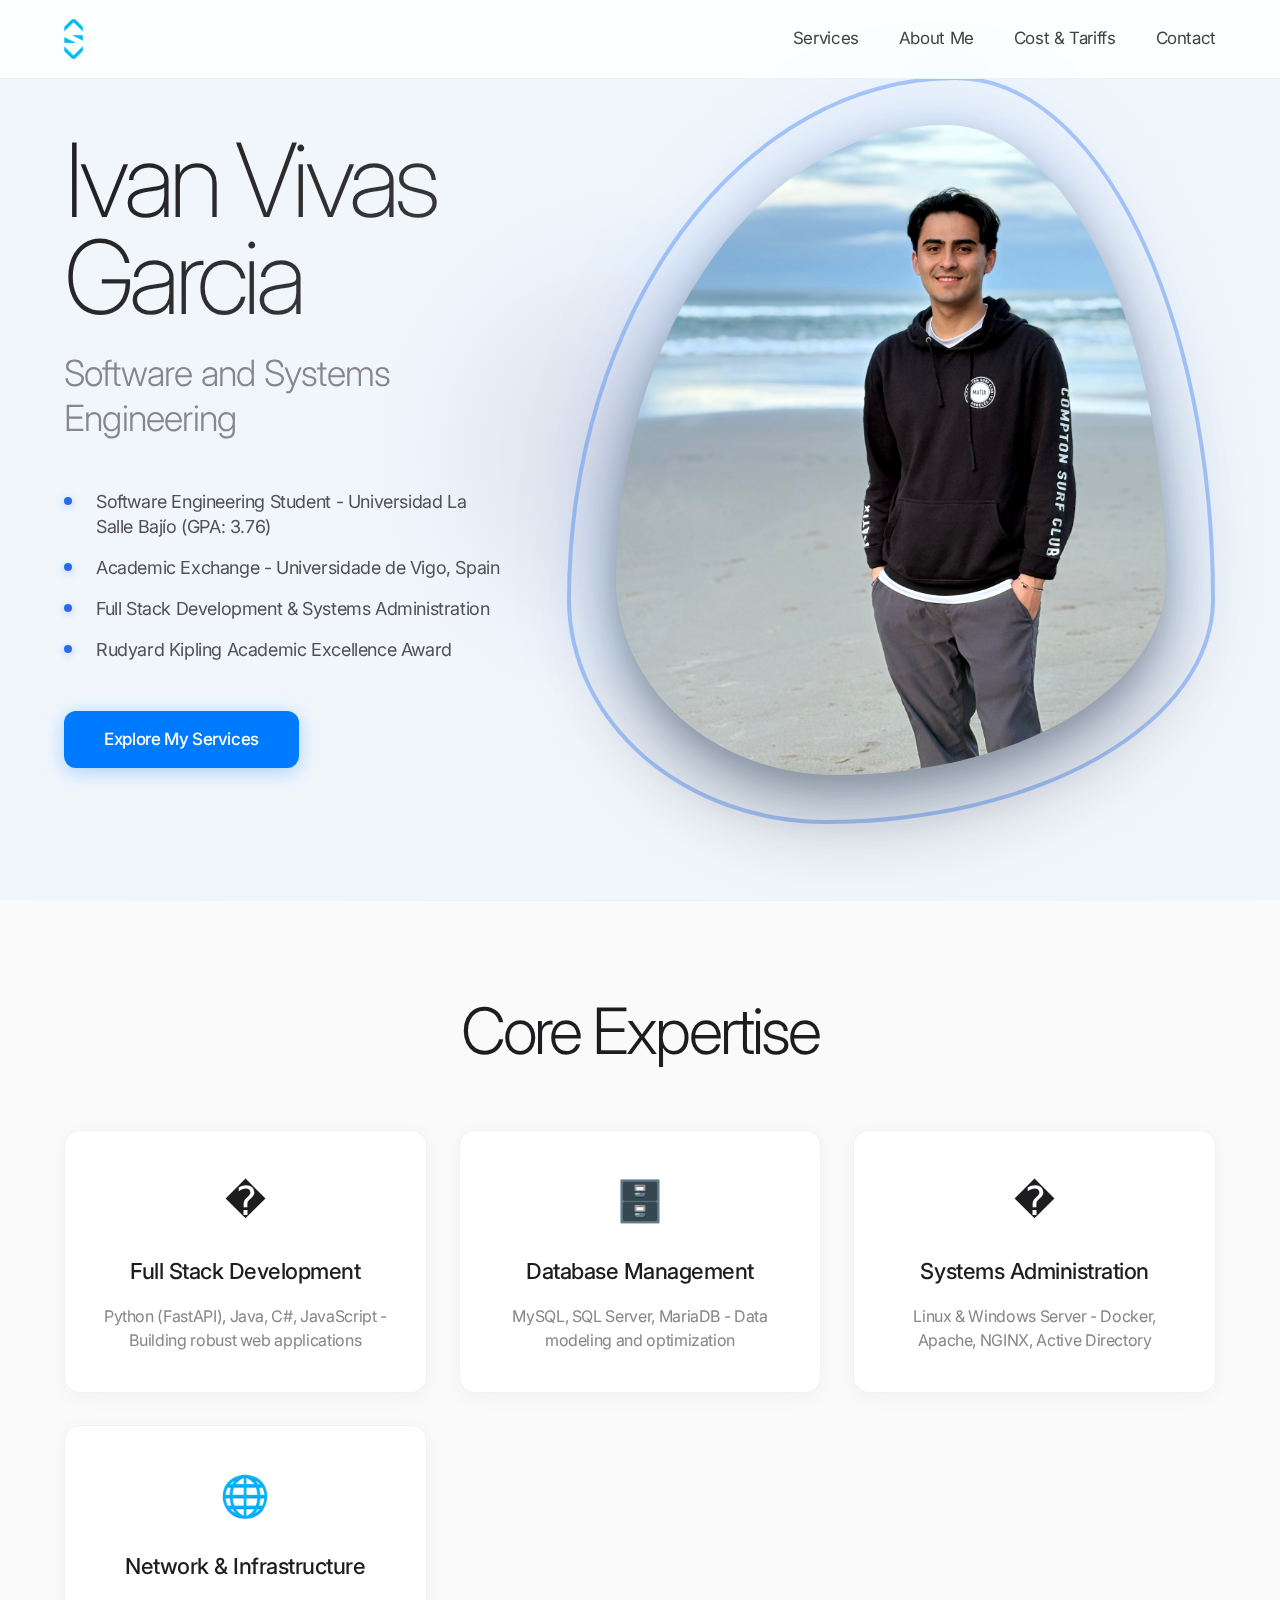
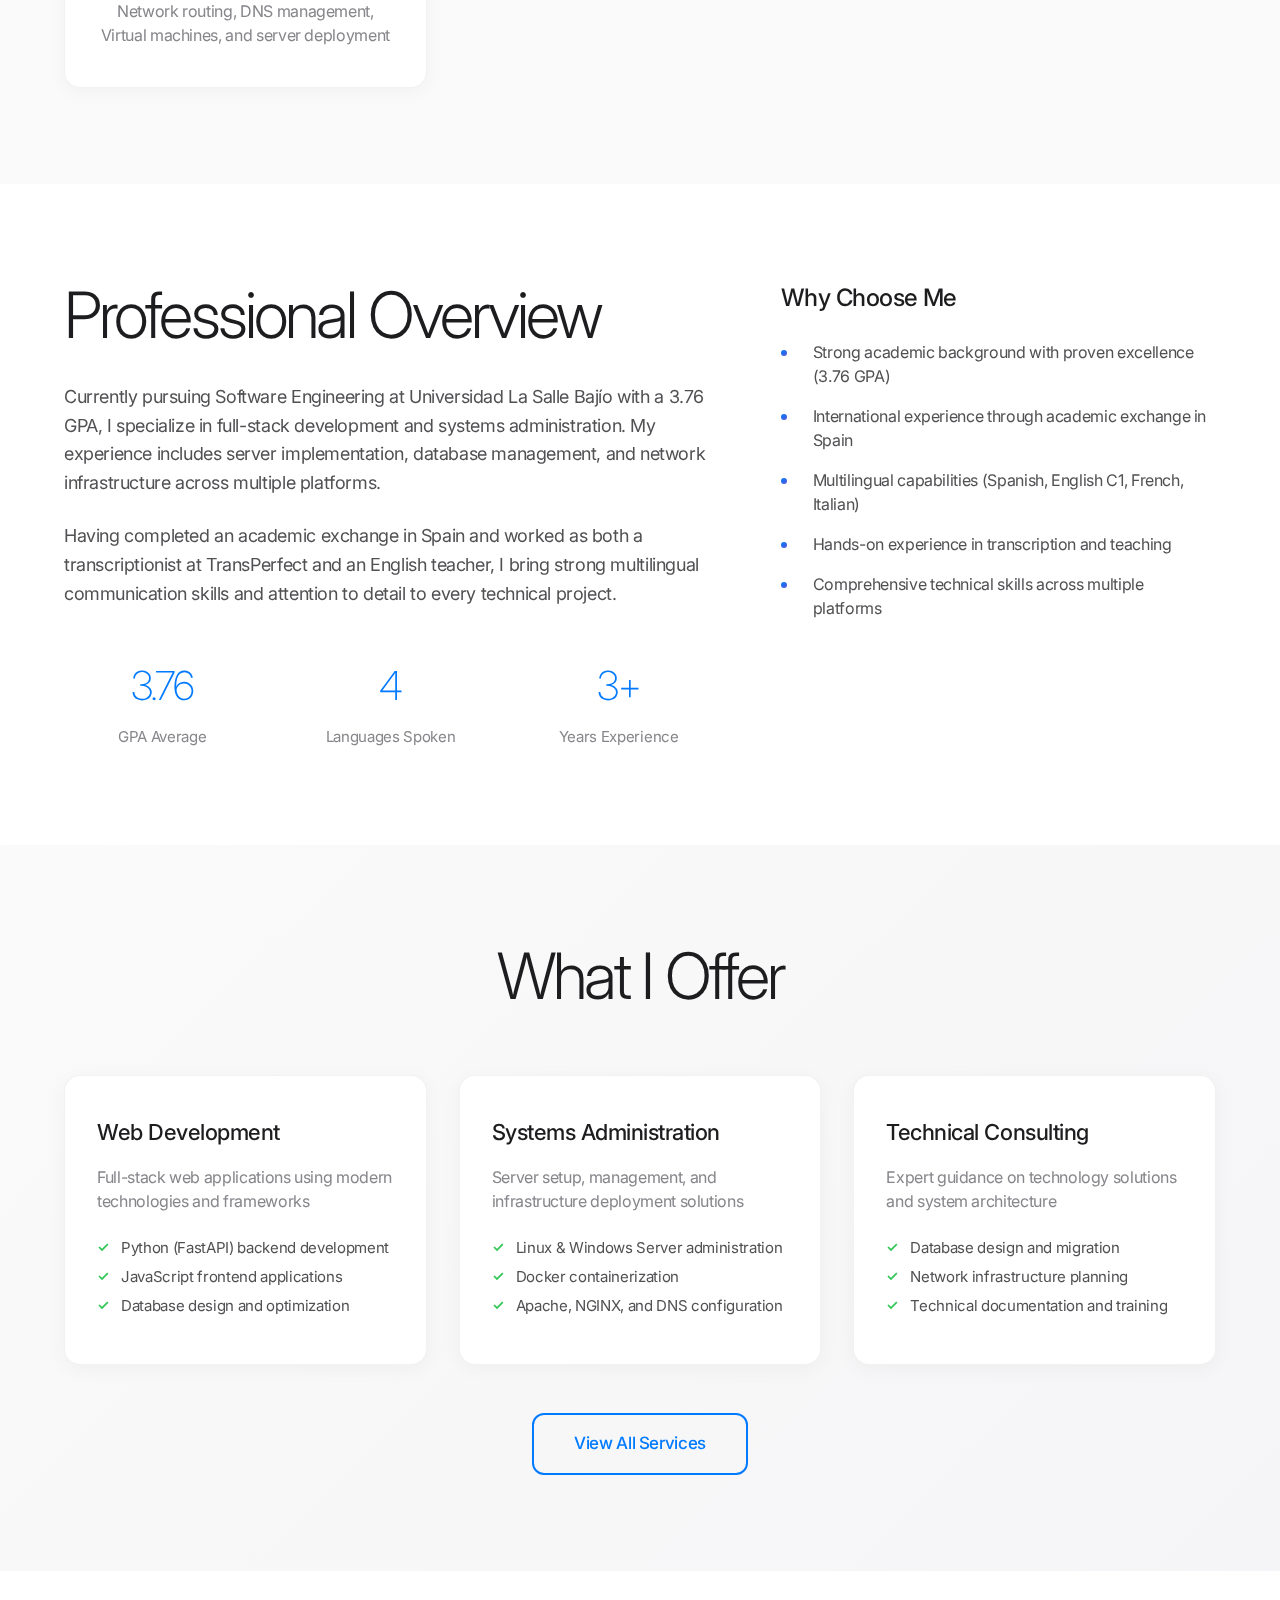
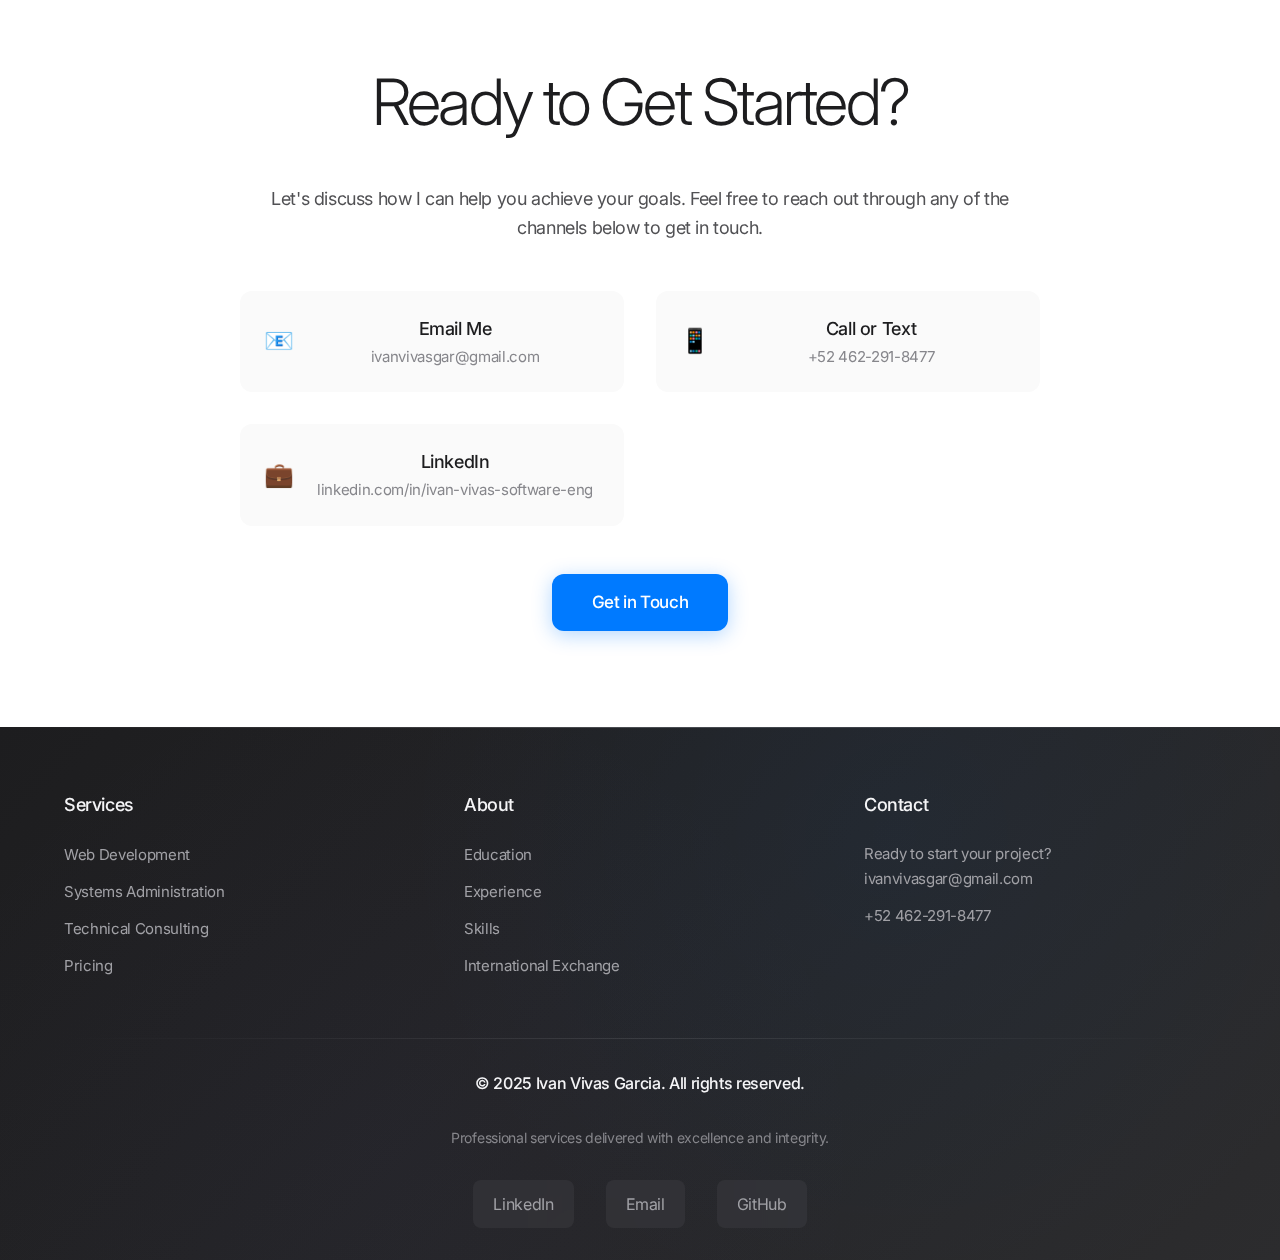
<file: index.html>
<!DOCTYPE html>
<html lang="en">
<head>
    <meta charset="UTF-8">
    <meta name="viewport" content="width=device-width, initial-scale=1.0">
    <title>Ivan Vivas Garcia - Professional Portfolio</title>
    <meta name="description" content="Professional portfolio showcasing services and expertise">
    <link rel="stylesheet" href="css/main.css">
</head>
<body>
    <!-- Navigation -->
    <nav class="navbar">
        <div class="nav-container">
            <a href="#home" class="logo">
                <img src="images/logo.png" alt="Ivan Vivas Garcia Logo" class="logo-img">
            </a>
            <ul class="nav-menu">
                <li><a href="pages/services.html" class="nav-link">Services</a></li>
                <li><a href="pages/about.html" class="nav-link">About Me</a></li>
                <li><a href="pages/pricing.html" class="nav-link">Cost & Tariffs</a></li>
                <li><a href="pages/contact.html" class="nav-link">Contact</a></li>
            </ul>
        </div>
    </nav>

    <!-- Hero/Banner Section -->
    <section id="home" class="hero">
        <div class="hero-container">
            <div class="hero-content">
                <h1 class="hero-title">Ivan Vivas Garcia</h1>
                <p class="hero-subtitle">Software and Systems Engineering</p>

                <ul class="credentials">
                    <li>Software Engineering Student - Universidad La Salle Bajío (GPA: 3.76)</li>
                    <li>Academic Exchange - Universidade de Vigo, Spain</li>
                    <li>Full Stack Development & Systems Administration</li>
                    <li>Rudyard Kipling Academic Excellence Award</li>
                </ul>

                <a href="pages/services.html" class="cta-button">Explore My Services</a>
            </div>

            <div class="hero-image">
                <div class="profile-container">
                    <img src="images/profile-photo.JPG" alt="Ivan Vivas Garcia - Professional Photo" class="profile-photo">
                </div>
            </div>
        </div>
    </section>

    <!-- Key Skills Section -->
    <section class="skills-section">
        <div class="container">
            <h2 class="section-title">Core Expertise</h2>
            <div class="skills-grid">
                <div class="skill-item">
                    <div class="skill-icon">�</div>
                    <h3>Full Stack Development</h3>
                    <p>Python (FastAPI), Java, C#, JavaScript - Building robust web applications</p>
                </div>
                <div class="skill-item">
                    <div class="skill-icon">🗄️</div>
                    <h3>Database Management</h3>
                    <p>MySQL, SQL Server, MariaDB - Data modeling and optimization</p>
                </div>
                <div class="skill-item">
                    <div class="skill-icon">�</div>
                    <h3>Systems Administration</h3>
                    <p>Linux & Windows Server - Docker, Apache, NGINX, Active Directory</p>
                </div>
                <div class="skill-item">
                    <div class="skill-icon">🌐</div>
                    <h3>Network & Infrastructure</h3>
                    <p>Network routing, DNS management, Virtual machines, and server deployment</p>
                </div>
            </div>
        </div>
    </section>

    <!-- Quick About Section -->
    <section class="about-preview">
        <div class="container">
            <div class="about-content">
                <div class="about-text">
                    <h2 class="section-title">Professional Overview</h2>
                    <p class="about-description">
                        Currently pursuing Software Engineering at Universidad La Salle Bajío with a 3.76 GPA, 
                        I specialize in full-stack development and systems administration. My experience includes 
                        server implementation, database management, and network infrastructure across multiple platforms.
                    </p>
                    <p class="about-description">
                        Having completed an academic exchange in Spain and worked as both a transcriptionist at TransPerfect 
                        and an English teacher, I bring strong multilingual communication skills and attention to detail 
                        to every technical project.
                    </p>
                    <div class="stats-grid">
                        <div class="stat-item">
                            <span class="stat-number">3.76</span>
                            <span class="stat-label">GPA Average</span>
                        </div>
                        <div class="stat-item">
                            <span class="stat-number">4</span>
                            <span class="stat-label">Languages Spoken</span>
                        </div>
                        <div class="stat-item">
                            <span class="stat-number">3+</span>
                            <span class="stat-label">Years Experience</span>
                        </div>
                    </div>
                </div>
                <div class="about-features">
                    <h3>Why Choose Me</h3>
                    <ul class="feature-list">
                        <li>Strong academic background with proven excellence (3.76 GPA)</li>
                        <li>International experience through academic exchange in Spain</li>
                        <li>Multilingual capabilities (Spanish, English C1, French, Italian)</li>
                        <li>Hands-on experience in transcription and teaching</li>
                        <li>Comprehensive technical skills across multiple platforms</li>
                    </ul>
                </div>
            </div>
        </div>
    </section>

    <!-- Services Preview -->
    <section class="services-preview">
        <div class="container">
            <h2 class="section-title">What I Offer</h2>
            <div class="services-grid">
                <div class="service-card">
                    <h3>Web Development</h3>
                    <p>Full-stack web applications using modern technologies and frameworks</p>
                    <ul>
                        <li>Python (FastAPI) backend development</li>
                        <li>JavaScript frontend applications</li>
                        <li>Database design and optimization</li>
                    </ul>
                </div>
                <div class="service-card">
                    <h3>Systems Administration</h3>
                    <p>Server setup, management, and infrastructure deployment solutions</p>
                    <ul>
                        <li>Linux & Windows Server administration</li>
                        <li>Docker containerization</li>
                        <li>Apache, NGINX, and DNS configuration</li>
                    </ul>
                </div>
                <div class="service-card">
                    <h3>Technical Consulting</h3>
                    <p>Expert guidance on technology solutions and system architecture</p>
                    <ul>
                        <li>Database design and migration</li>
                        <li>Network infrastructure planning</li>
                        <li>Technical documentation and training</li>
                    </ul>
                </div>
            </div>
            <div class="services-cta">
                <a href="#services" class="secondary-button">View All Services</a>
            </div>
        </div>
    </section>

    <!-- Contact Preview -->
    <section class="contact-preview">
        <div class="container">
            <div class="contact-content">
                <h2 class="section-title">Ready to Get Started?</h2>
                <p class="contact-description">
                    Let's discuss how I can help you achieve your goals. Feel free to reach out 
                    through any of the channels below to get in touch.
                </p>
                <div class="contact-options">
                    <div class="contact-item">
                        <div class="contact-icon">📧</div>
                        <div>
                            <h4>Email Me</h4>
                            <p>ivanvivasgar@gmail.com</p>
                        </div>
                    </div>
                    <div class="contact-item">
                        <div class="contact-icon">📱</div>
                        <div>
                            <h4>Call or Text</h4>
                            <p>+52 462-291-8477</p>
                        </div>
                    </div>
                    <div class="contact-item">
                        <div class="contact-icon">💼</div>
                        <div>
                            <h4>LinkedIn</h4>
                            <p>linkedin.com/in/ivan-vivas-software-eng</p>
                        </div>
                    </div>
                </div>
                <div class="contact-action">
                    <a href="pages/contact.html" class="cta-button">Get in Touch</a>
                </div>
            </div>
        </div>
    </section>

    <!-- Footer -->
    <footer class="footer">
        <div class="footer-content">
            <div class="footer-main">
                <div class="footer-section">
                    <h4>Services</h4>
                    <ul class="footer-links">
                        <li><a href="#services">Web Development</a></li>
                        <li><a href="#services">Systems Administration</a></li>
                        <li><a href="#services">Technical Consulting</a></li>
                        <li><a href="#pricing">Pricing</a></li>
                    </ul>
                </div>
                <div class="footer-section">
                    <h4>About</h4>
                    <ul class="footer-links">
                        <li><a href="#about">Education</a></li>
                        <li><a href="#about">Experience</a></li>
                        <li><a href="#about">Skills</a></li>
                        <li><a href="#about">International Exchange</a></li>
                    </ul>
                </div>
                <div class="footer-section">
                    <h4>Contact</h4>
                    <p>Ready to start your project?</p>
                    <ul class="footer-links">
                        <li><a href="mailto:ivanvivasgar@gmail.com">ivanvivasgar@gmail.com</a></li>
                        <li><a href="tel:+5246229184770">+52 462-291-8477</a></li>
                    </ul>
                </div>
            </div>

            <div class="footer-divider"></div>

            <div class="footer-bottom">
                <p>&copy; 2025 Ivan Vivas Garcia. All rights reserved.</p>
                <p>Professional services delivered with excellence and integrity.</p>

                <div class="social-links">
                    <a href="https://www.linkedin.com/in/ivan-vivas-software-eng" target="_blank" rel="noopener noreferrer" class="social-link">LinkedIn</a>
                    <a href="mailto:ivanvivasgar@gmail.com" class="social-link">Email</a>
                    <a href="https://github.com/IvanVivasGar" target="_blank" rel="noopener noreferrer" class="social-link">GitHub</a>
                </div>
            </div>
        </div>
    </footer>

    <!-- JavaScript -->
    <script src="js/main.js"></script>
</body>
</html>
</file>
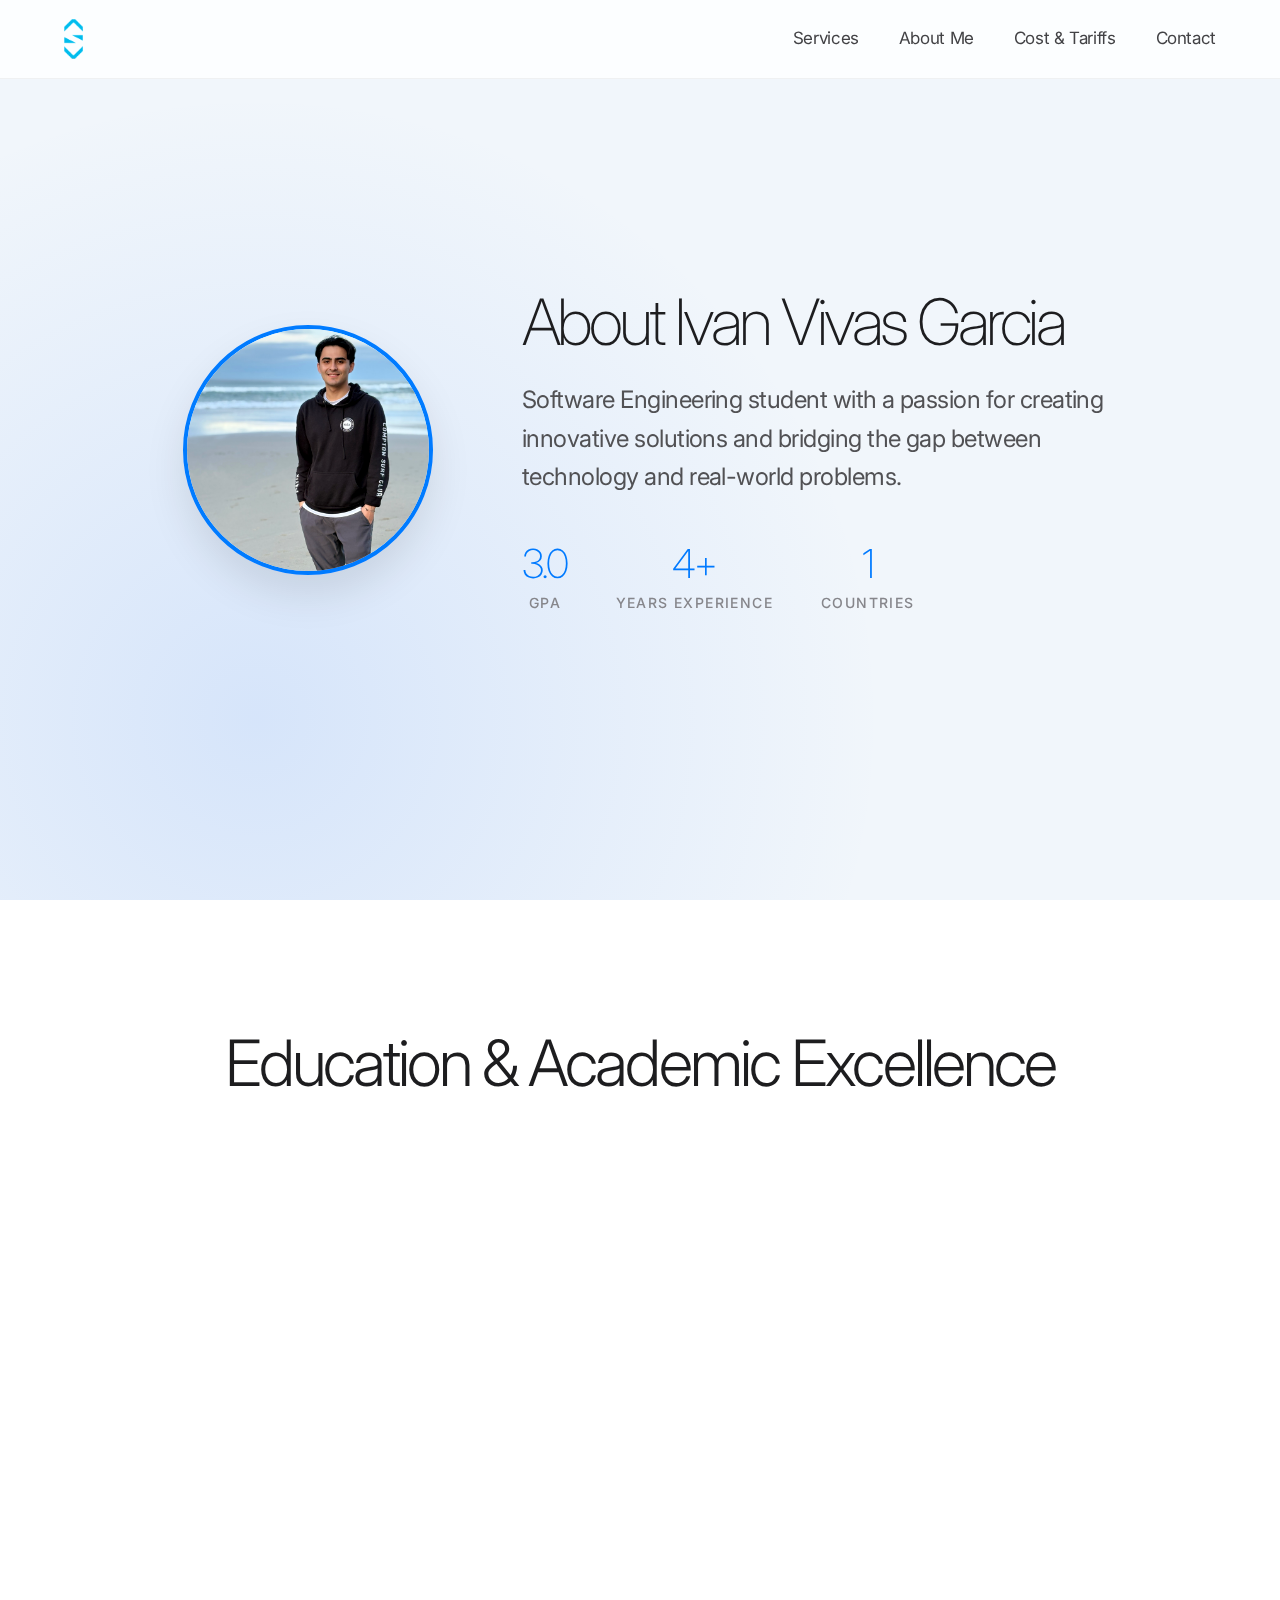
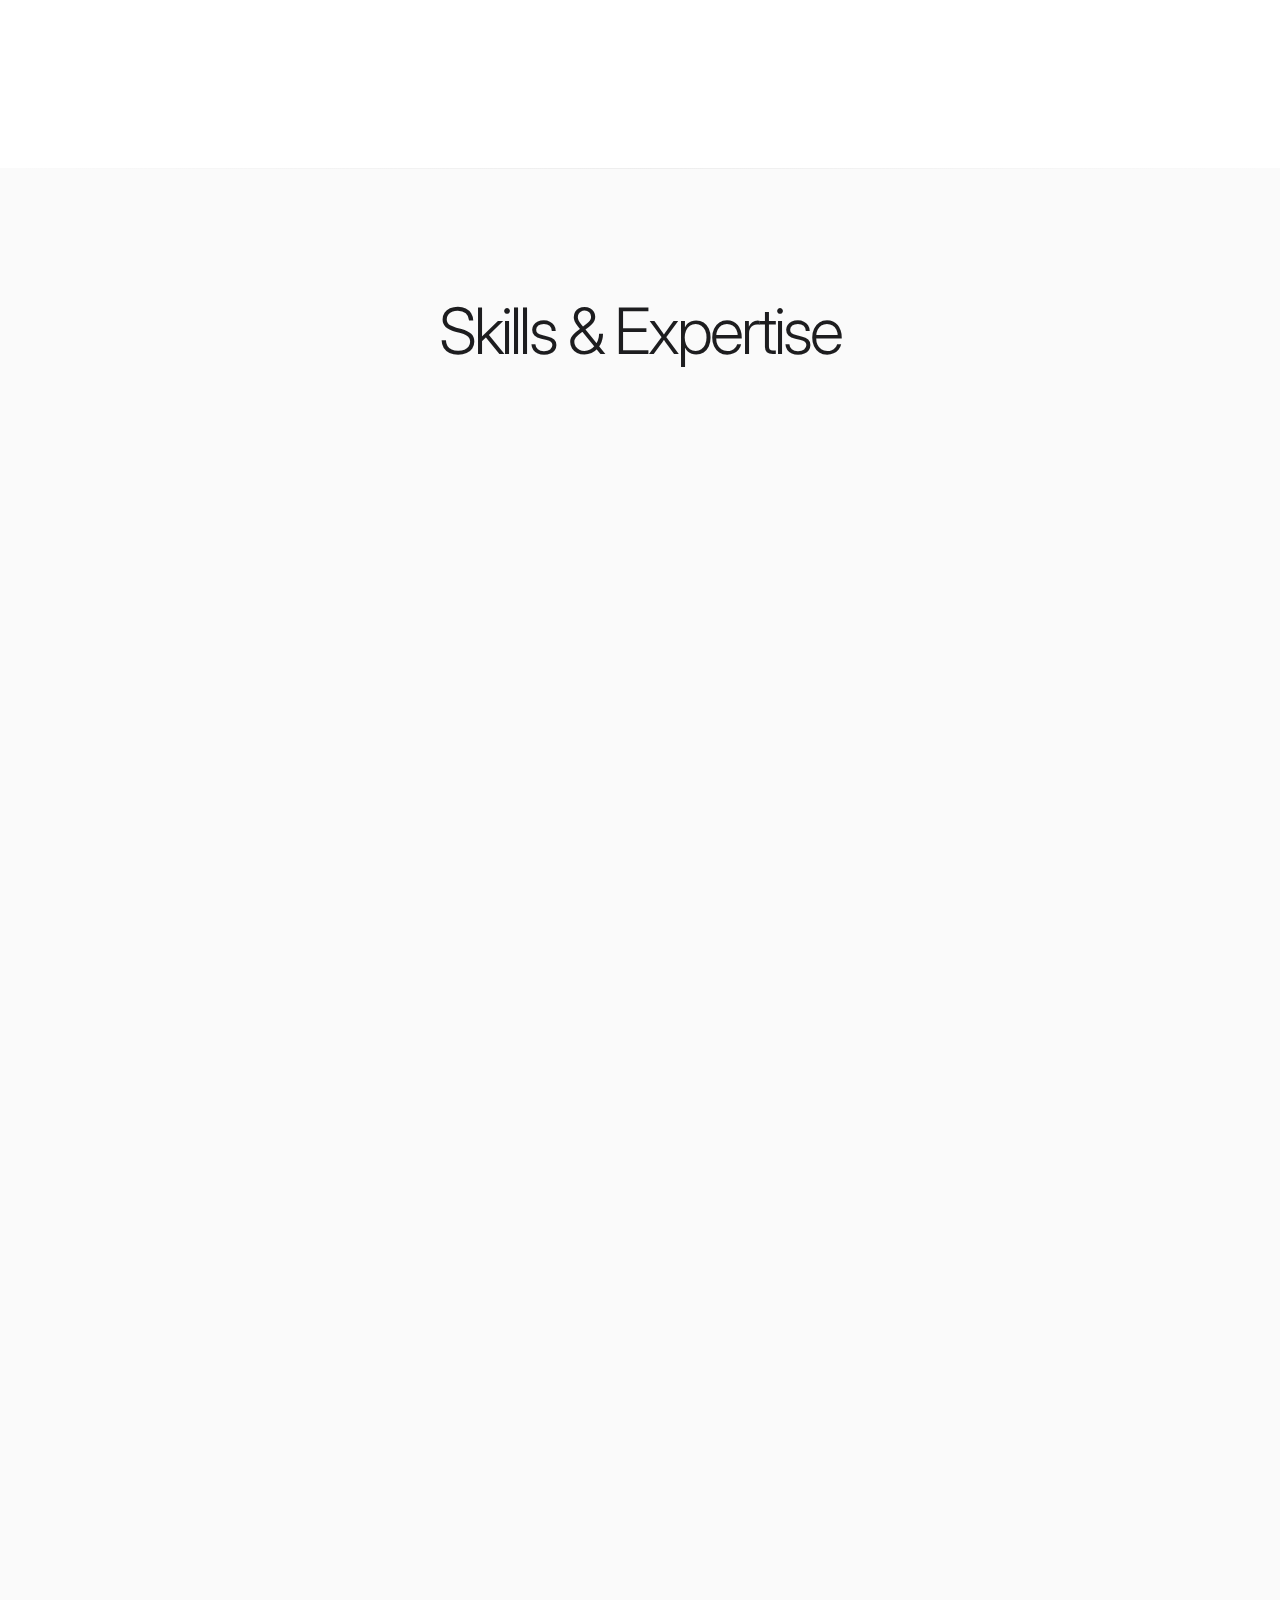
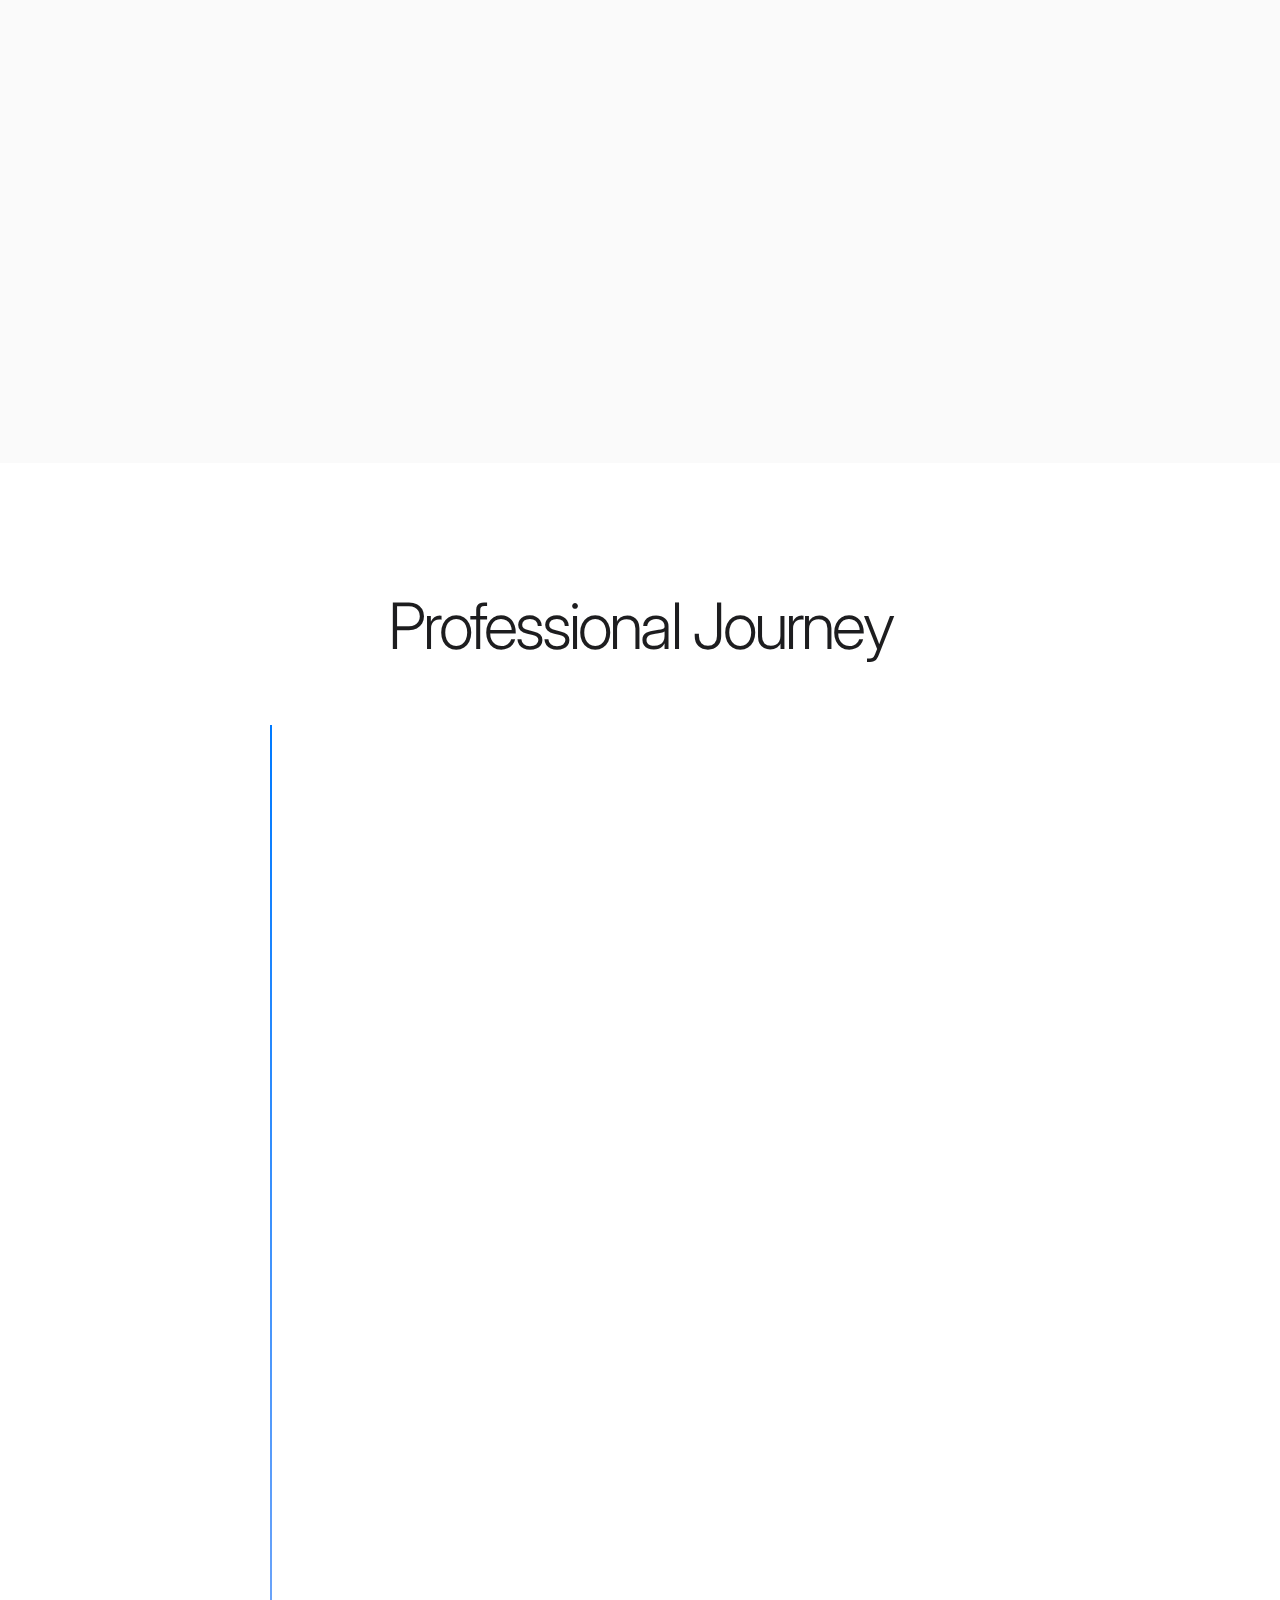
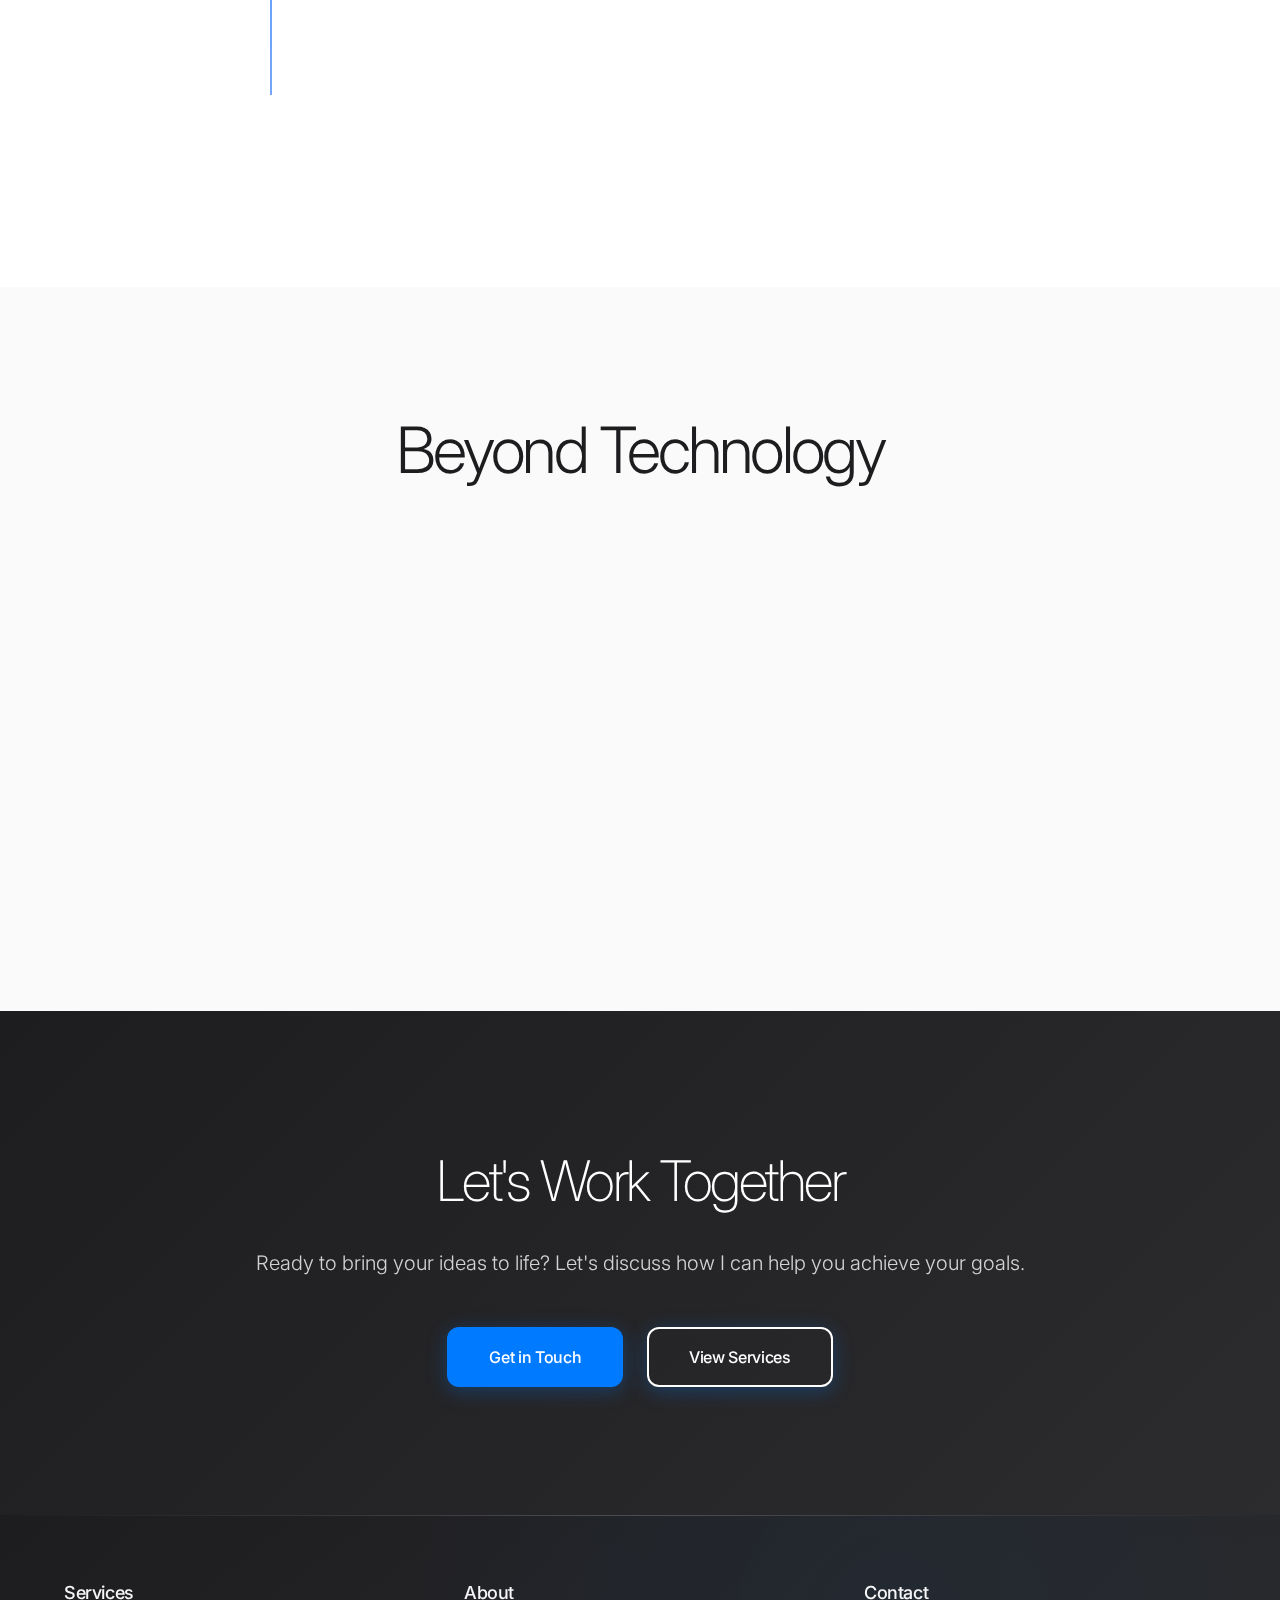
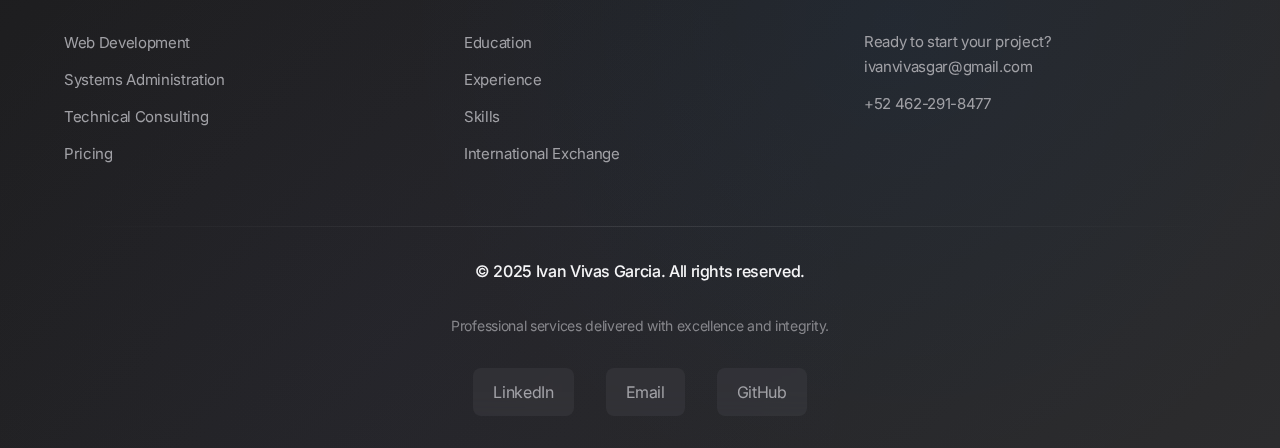
<file: pages/about.html>
<!DOCTYPE html>
<html lang="en">
<head>
    <meta charset="UTF-8">
    <meta name="viewport" content="width=device-width, initial-scale=1.0">
    <title>About Me - Ivan Vivas Garcia</title>
    <meta name="description" content="Learn about Ivan Vivas Garcia - Software Engineering Student, Full Stack Developer & Systems Administrator">
    <link rel="stylesheet" href="../css/main.css">
    <link rel="stylesheet" href="../css/about.css">
    <link rel="icon" href="../images/logo.png" type="image/png">
</head>
<body>
    <!-- Navigation -->
    <nav class="navbar">
        <div class="nav-container">
            <a href="../index.html" class="logo">
                <img src="../images/logo.png" alt="Ivan Vivas Garcia Logo" class="logo-img">
            </a>
            <ul class="nav-menu">
                <li><a href="../index.html#services" class="nav-link">Services</a></li>
                <li><a href="../pages/about.html" class="nav-link active">About Me</a></li>
                <li><a href="../pages/pricing.html" class="nav-link">Cost & Tariffs</a></li>
                <li><a href="../pages/contact.html" class="nav-link">Contact</a></li>
            </ul>
        </div>
    </nav>

    <!-- About Hero Section -->
    <section class="about-hero">
        <div class="container">
            <div class="about-hero-content">
                <div class="hero-image">
                    <img src="../images/profile-photo.JPG" alt="Ivan Vivas Garcia" class="profile-photo">
                </div>
                <div class="hero-text">
                    <h1 class="about-title">About Ivan Vivas Garcia</h1>
                    <p class="about-subtitle">
                        Software Engineering student with a passion for creating innovative solutions 
                        and bridging the gap between technology and real-world problems.
                    </p>
                    <div class="hero-stats">
                        <div class="stat-item">
                            <span class="stat-number">3.76</span>
                            <span class="stat-label">GPA</span>
                        </div>
                        <div class="stat-item">
                            <span class="stat-number">5+</span>
                            <span class="stat-label">Years Experience</span>
                        </div>
                        <div class="stat-item">
                            <span class="stat-number">2</span>
                            <span class="stat-label">Countries</span>
                        </div>
                    </div>
                </div>
            </div>
        </div>
    </section>

    <!-- Education Section -->
    <section class="education-section">
        <div class="container">
            <h2 class="section-title">Education & Academic Excellence</h2>
            <div class="education-grid">
                <div class="education-card">
                    <div class="education-icon">🎓</div>
                    <div class="education-content">
                        <h3>Software Engineering</h3>
                        <p class="institution">Universidad La Salle Bajío</p>
                        <p class="period">2021 - Present</p>
                        <p class="gpa">Current GPA: 3.76/4.0</p>
                        <div class="highlights">
                            <span class="highlight-badge">Dean's List</span>
                            <span class="highlight-badge">Academic Excellence</span>
                        </div>
                    </div>
                </div>

                <div class="education-card">
                    <div class="education-icon">🌍</div>
                    <div class="education-content">
                        <h3>International Exchange</h3>
                        <p class="institution">Universidade de Vigo, Spain</p>
                        <p class="period">Academic Exchange Program</p>
                        <p class="description">Gained international perspective and enhanced cross-cultural communication skills</p>
                        <div class="highlights">
                            <span class="highlight-badge">Cultural Immersion</span>
                            <span class="highlight-badge">Global Perspective</span>
                        </div>
                    </div>
                </div>

                <div class="education-card">
                    <div class="education-icon">🏆</div>
                    <div class="education-content">
                        <h3>Academic Recognition</h3>
                        <p class="institution">Rudyard Kipling School</p>
                        <p class="period">Academic Excellence Award</p>
                        <p class="description">Recognition for outstanding academic performance and leadership qualities</p>
                        <div class="highlights">
                            <span class="highlight-badge">Excellence Award</span>
                            <span class="highlight-badge">Leadership</span>
                        </div>
                    </div>
                </div>
            </div>
        </div>
    </section>

    <!-- Skills & Expertise Section -->
    <section class="skills-section">
        <div class="container">
            <h2 class="section-title">Skills & Expertise</h2>
            <div class="skills-categories">
                <div class="skill-category">
                    <h3 class="category-title">
                        <span class="category-icon">💻</span>
                        Programming Languages
                    </h3>
                    <div class="skills-list">
                        <div class="skill-item">
                            <span class="skill-name">JavaScript</span>
                            <div class="skill-bar">
                                <div class="skill-progress" data-level="90"></div>
                            </div>
                        </div>
                        <div class="skill-item">
                            <span class="skill-name">Python</span>
                            <div class="skill-bar">
                                <div class="skill-progress" data-level="85"></div>
                            </div>
                        </div>
                        <div class="skill-item">
                            <span class="skill-name">Java</span>
                            <div class="skill-bar">
                                <div class="skill-progress" data-level="80"></div>
                            </div>
                        </div>
                        <div class="skill-item">
                            <span class="skill-name">C/C++</span>
                            <div class="skill-bar">
                                <div class="skill-progress" data-level="75"></div>
                            </div>
                        </div>
                    </div>
                </div>

                <div class="skill-category">
                    <h3 class="category-title">
                        <span class="category-icon">🌐</span>
                        Web Technologies
                    </h3>
                    <div class="skills-list">
                        <div class="skill-item">
                            <span class="skill-name">HTML/CSS</span>
                            <div class="skill-bar">
                                <div class="skill-progress" data-level="95"></div>
                            </div>
                        </div>
                        <div class="skill-item">
                            <span class="skill-name">React</span>
                            <div class="skill-bar">
                                <div class="skill-progress" data-level="88"></div>
                            </div>
                        </div>
                        <div class="skill-item">
                            <span class="skill-name">Node.js</span>
                            <div class="skill-bar">
                                <div class="skill-progress" data-level="85"></div>
                            </div>
                        </div>
                        <div class="skill-item">
                            <span class="skill-name">Express.js</span>
                            <div class="skill-bar">
                                <div class="skill-progress" data-level="82"></div>
                            </div>
                        </div>
                    </div>
                </div>

                <div class="skill-category">
                    <h3 class="category-title">
                        <span class="category-icon">🗄️</span>
                        Databases & Systems
                    </h3>
                    <div class="skills-list">
                        <div class="skill-item">
                            <span class="skill-name">MySQL</span>
                            <div class="skill-bar">
                                <div class="skill-progress" data-level="85"></div>
                            </div>
                        </div>
                        <div class="skill-item">
                            <span class="skill-name">MongoDB</span>
                            <div class="skill-bar">
                                <div class="skill-progress" data-level="80"></div>
                            </div>
                        </div>
                        <div class="skill-item">
                            <span class="skill-name">Linux Administration</span>
                            <div class="skill-bar">
                                <div class="skill-progress" data-level="88"></div>
                            </div>
                        </div>
                        <div class="skill-item">
                            <span class="skill-name">Docker</span>
                            <div class="skill-bar">
                                <div class="skill-progress" data-level="75"></div>
                            </div>
                        </div>
                    </div>
                </div>

                <div class="skill-category">
                    <h3 class="category-title">
                        <span class="category-icon">🗣️</span>
                        Languages
                    </h3>
                    <div class="skills-list">
                        <div class="skill-item">
                            <span class="skill-name">Spanish</span>
                            <div class="skill-bar">
                                <div class="skill-progress" data-level="100"></div>
                            </div>
                            <span class="skill-level">Native</span>
                        </div>
                        <div class="skill-item">
                            <span class="skill-name">English</span>
                            <div class="skill-bar">
                                <div class="skill-progress" data-level="90"></div>
                            </div>
                            <span class="skill-level">C1</span>
                        </div>
                        <div class="skill-item">
                            <span class="skill-name">French</span>
                            <div class="skill-bar">
                                <div class="skill-progress" data-level="65"></div>
                            </div>
                            <span class="skill-level">Intermediate</span>
                        </div>
                        <div class="skill-item">
                            <span class="skill-name">Italian</span>
                            <div class="skill-bar">
                                <div class="skill-progress" data-level="40"></div>
                            </div>
                            <span class="skill-level">Basic</span>
                        </div>
                    </div>
                </div>
            </div>
        </div>
    </section>

    <!-- Experience Timeline -->
    <section class="experience-section">
        <div class="container">
            <h2 class="section-title">Professional Journey</h2>
            <div class="timeline">
                <div class="timeline-item">
                    <div class="timeline-marker"></div>
                    <div class="timeline-content">
                        <h3>Freelance Developer</h3>
                        <p class="timeline-period">2022 - Present</p>
                        <p class="timeline-description">
                            Providing full-stack development and systems administration services 
                            to small businesses and startups. Specialized in web applications 
                            and server optimization.
                        </p>
                        <div class="timeline-skills">
                            <span class="skill-tag">Full Stack Development</span>
                            <span class="skill-tag">Systems Administration</span>
                            <span class="skill-tag">Client Relations</span>
                        </div>
                    </div>
                </div>

                <div class="timeline-item">
                    <div class="timeline-marker"></div>
                    <div class="timeline-content">
                        <h3>International Exchange Student</h3>
                        <p class="timeline-period">2023</p>
                        <p class="timeline-description">
                            Participated in academic exchange program at Universidade de Vigo, Spain. 
                            Enhanced technical skills while gaining international perspective and 
                            improving language proficiency.
                        </p>
                        <div class="timeline-skills">
                            <span class="skill-tag">Cultural Adaptation</span>
                            <span class="skill-tag">Language Skills</span>
                            <span class="skill-tag">Academic Excellence</span>
                        </div>
                    </div>
                </div>

                <div class="timeline-item">
                    <div class="timeline-marker"></div>
                    <div class="timeline-content">
                        <h3>Student Leader & Tutor</h3>
                        <p class="timeline-period">2021 - 2023</p>
                        <p class="timeline-description">
                            Led study groups and provided tutoring in programming fundamentals. 
                            Developed strong leadership and communication skills while helping 
                            fellow students achieve academic success.
                        </p>
                        <div class="timeline-skills">
                            <span class="skill-tag">Leadership</span>
                            <span class="skill-tag">Teaching</span>
                            <span class="skill-tag">Communication</span>
                        </div>
                    </div>
                </div>
            </div>
        </div>
    </section>

    <!-- Personal Interests -->
    <section class="interests-section">
        <div class="container">
            <h2 class="section-title">Beyond Technology</h2>
            <div class="interests-grid">
                <div class="interest-card">
                    <div class="interest-icon">🌍</div>
                    <h3>Travel & Culture</h3>
                    <p>Passionate about exploring new cultures and perspectives through travel and international exchanges.</p>
                </div>

                <div class="interest-card">
                    <div class="interest-icon">📚</div>
                    <h3>Continuous Learning</h3>
                    <p>Always eager to learn new technologies, programming languages, and industry best practices.</p>
                </div>

                <div class="interest-card">
                    <div class="interest-icon">🤝</div>
                    <h3>Community Building</h3>
                    <p>Enjoy mentoring students and contributing to the developer community through knowledge sharing.</p>
                </div>

                <div class="interest-card">
                    <div class="interest-icon">⚡</div>
                    <h3>Innovation</h3>
                    <p>Focused on finding creative solutions to complex problems and staying ahead of technology trends.</p>
                </div>
            </div>
        </div>
    </section>

    <!-- Call to Action -->
    <section class="about-cta">
        <div class="container">
            <div class="cta-content">
                <h2>Let's Work Together</h2>
                <p>Ready to bring your ideas to life? Let's discuss how I can help you achieve your goals.</p>
                <div class="cta-buttons">
                    <a href="../pages/contact.html" class="cta-button primary">Get in Touch</a>
                    <a href="../index.html#services" class="cta-button secondary">View Services</a>
                </div>
            </div>
        </div>
    </section>

    <!-- Footer -->
    <footer class="footer">
        <div class="footer-content">
            <div class="footer-main">
                <div class="footer-section">
                    <h4>Services</h4>
                    <ul class="footer-links">
                        <li><a href="../index.html#services">Web Development</a></li>
                        <li><a href="../index.html#services">Systems Administration</a></li>
                        <li><a href="../index.html#services">Technical Consulting</a></li>
                        <li><a href="../pages/pricing.html">Pricing</a></li>
                    </ul>
                </div>
                <div class="footer-section">
                    <h4>About</h4>
                    <ul class="footer-links">
                        <li><a href="../pages/about.html">Education</a></li>
                        <li><a href="../pages/about.html">Experience</a></li>
                        <li><a href="../pages/about.html">Skills</a></li>
                        <li><a href="../pages/about.html">International Exchange</a></li>
                    </ul>
                </div>
                <div class="footer-section">
                    <h4>Contact</h4>
                    <p>Ready to start your project?</p>
                    <ul class="footer-links">
                        <li><a href="mailto:ivanvivasgar@gmail.com">ivanvivasgar@gmail.com</a></li>
                        <li><a href="tel:+5246229184770">+52 462-291-8477</a></li>
                    </ul>
                </div>
            </div>
            
            <div class="footer-divider"></div>
            
            <div class="footer-bottom">
                <p>&copy; 2025 Ivan Vivas Garcia. All rights reserved.</p>
                <p>Professional services delivered with excellence and integrity.</p>
                
                <div class="social-links">
                    <a href="https://www.linkedin.com/in/ivan-vivas-software-eng" target="_blank" rel="noopener noreferrer" class="social-link">LinkedIn</a>
                    <a href="mailto:ivanvivasgar@gmail.com" class="social-link">Email</a>
                    <a href="https://github.com/IvanVivasGar" target="_blank" rel="noopener noreferrer" class="social-link">GitHub</a>
                </div>
            </div>
        </div>
    </footer>

    <!-- JavaScript -->
    <script src="../js/about.js"></script>
</body>
</html>
</file>
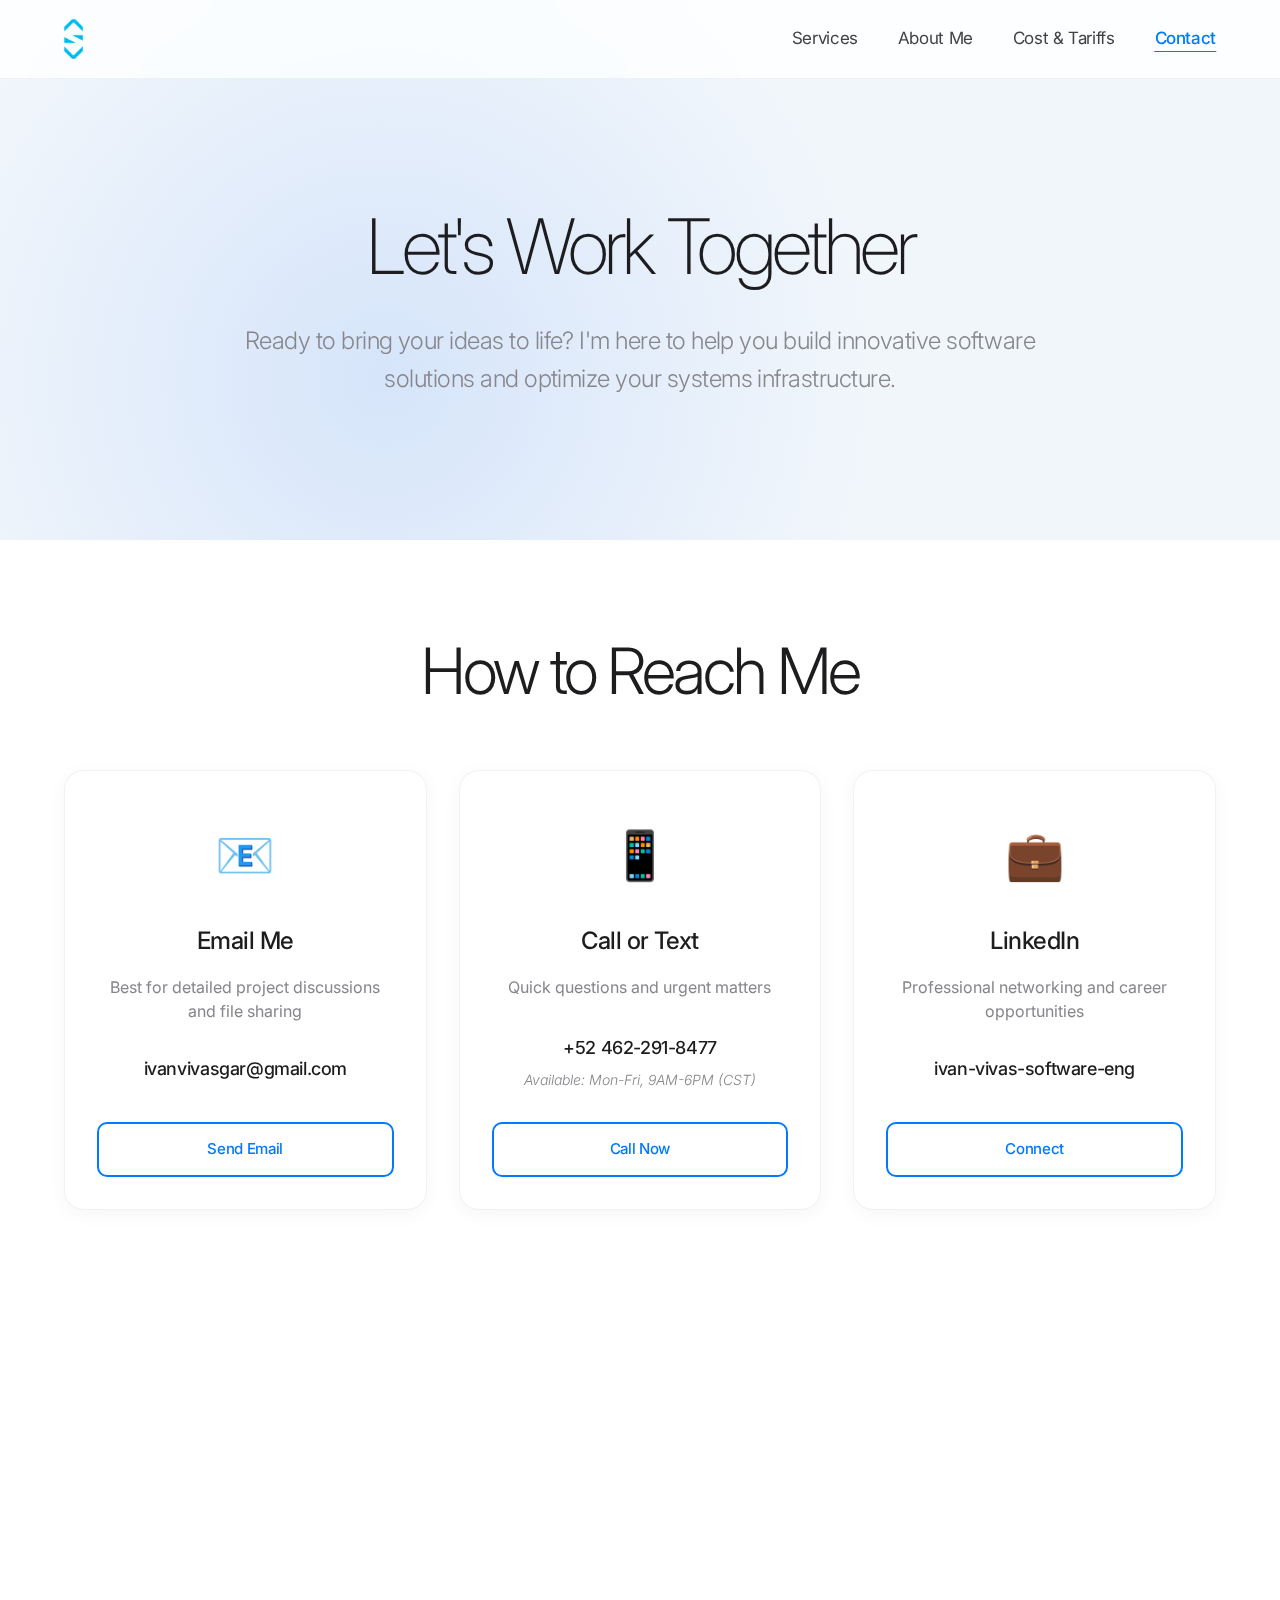
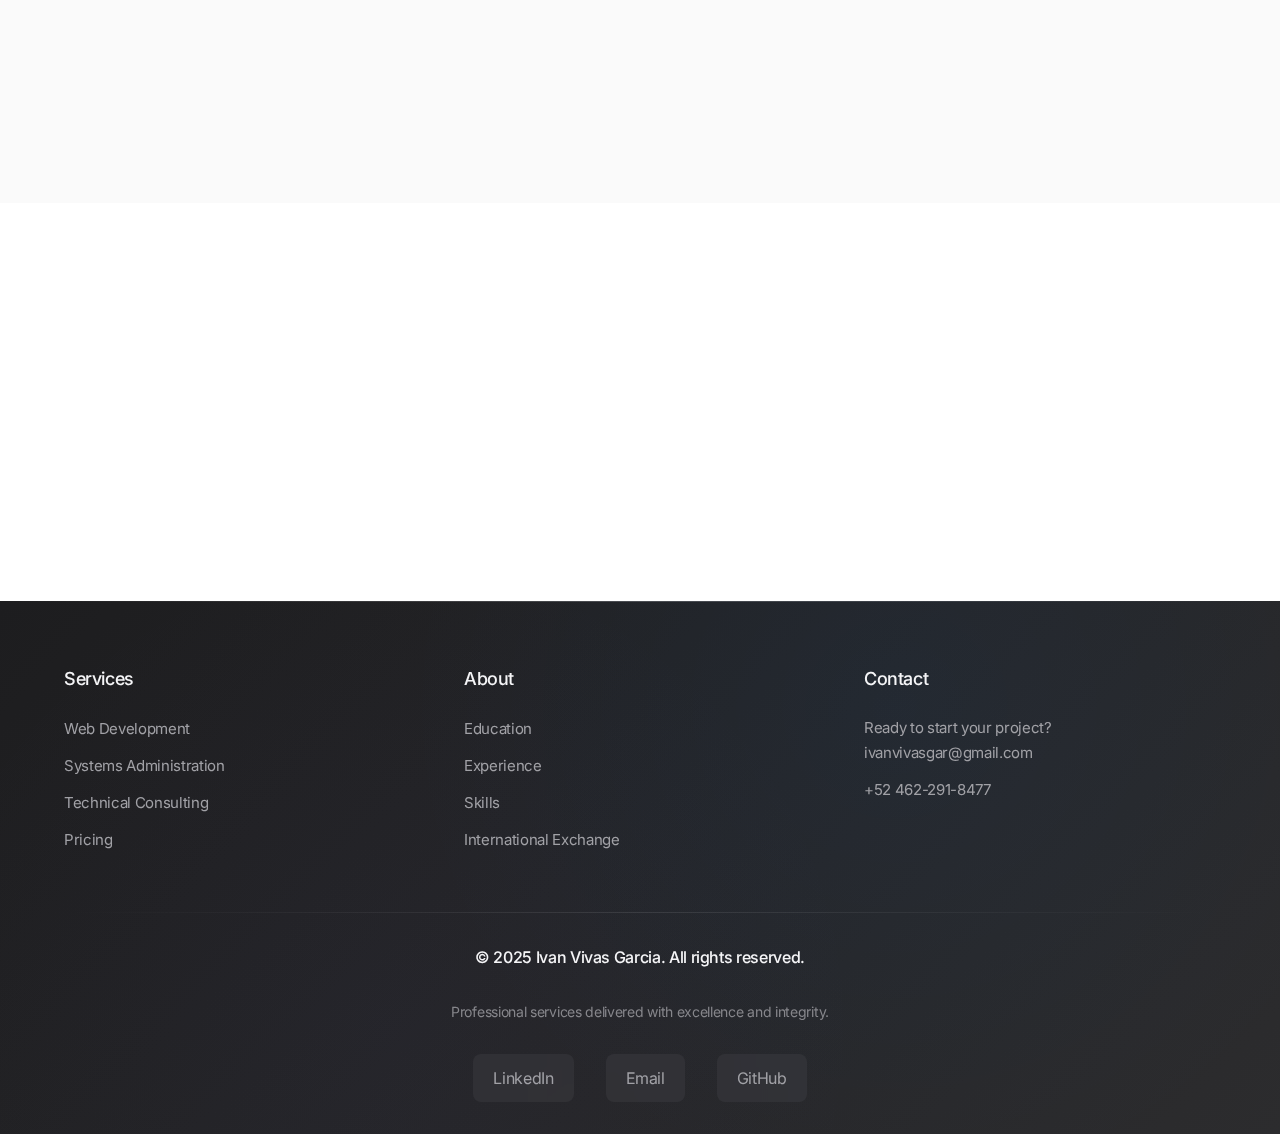
<file: pages/contact.html>
<!DOCTYPE html>
<html lang="en">
<head>
    <meta charset="UTF-8">
    <meta name="viewport" content="width=device-width, initial-scale=1.0">
    <title>Contact Me - Ivan Vivas Garcia</title>
    <meta name="description" content="Get in touch with Ivan Vivas Garcia - Software Engineering Student & Developer">
    <link rel="stylesheet" href="../css/main.css">
    <link rel="stylesheet" href="../css/contact.css">
</head>
<body>
    <!-- Navigation -->
    <nav class="navbar">
        <div class="nav-container">
            <a href="../index.html" class="logo">
                <img src="../images/logo.png" alt="Ivan Vivas Garcia Logo" class="logo-img">
            </a>
            <ul class="nav-menu">
                <li><a href="../index.html#services" class="nav-link">Services</a></li>
                <li><a href="../index.html#about" class="nav-link">About Me</a></li>
                <li><a href="../pages/pricing.html" class="nav-link">Cost & Tariffs</a></li>
                <li><a href="../pages/contact.html" class="nav-link active">Contact</a></li>
            </ul>
        </div>
    </nav>

    <!-- Contact Hero Section -->
    <section class="contact-hero">
        <div class="container">
            <div class="contact-hero-content">
                <h1 class="contact-title">Let's Work Together</h1>
                <p class="contact-subtitle">
                    Ready to bring your ideas to life? I'm here to help you build innovative 
                    software solutions and optimize your systems infrastructure.
                </p>
            </div>
        </div>
    </section>

    <!-- Contact Methods -->
    <section class="contact-methods">
        <div class="container">
            <h2 class="section-title">How to Reach Me</h2>
            <div class="contact-grid">
                <!-- Email Contact -->
                <div class="contact-card">
                    <div class="contact-card-content">
                        <div class="contact-card-icon">
                            <span class="icon">📧</span>
                        </div>
                        <h3>Email Me</h3>
                        <p>Best for detailed project discussions and file sharing</p>
                        <div class="contact-info">
                            <span class="contact-value">ivanvivasgar@gmail.com</span>
                        </div>
                    </div>
                    <a href="mailto:ivanvivasgar@gmail.com?subject=Project Inquiry&body=Hi Ivan, I'd like to discuss a project with you." class="contact-btn">Send Email</a>
                </div>

                <!-- Phone Contact -->
                <div class="contact-card">
                    <div class="contact-card-content">
                        <div class="contact-card-icon">
                            <span class="icon">📱</span>
                        </div>
                        <h3>Call or Text</h3>
                        <p>Quick questions and urgent matters</p>
                        <div class="contact-info">
                            <span class="contact-value">+52 462-291-8477</span>
                            <span class="contact-note">Available: Mon-Fri, 9AM-6PM (CST)</span>
                        </div>
                    </div>
                    <a href="tel:+5246229184770" class="contact-btn">Call Now</a>
                </div>

                <!-- LinkedIn Contact -->
                <div class="contact-card">
                    <div class="contact-card-content">
                        <div class="contact-card-icon">
                            <span class="icon">💼</span>
                        </div>
                        <h3>LinkedIn</h3>
                        <p>Professional networking and career opportunities</p>
                        <div class="contact-info">
                            <span class="contact-value">ivan-vivas-software-eng</span>
                        </div>
                    </div>
                    <a href="https://www.linkedin.com/in/ivan-vivas-software-eng" target="_blank" rel="noopener noreferrer" class="contact-btn">Connect</a>
                </div>

                <!-- GitHub Contact -->
                <div class="contact-card">
                    <div class="contact-card-content">
                        <div class="contact-card-icon">
                            <span class="icon">💻</span>
                        </div>
                        <h3>GitHub</h3>
                        <p>View my code, collaborate on projects</p>
                        <div class="contact-info">
                            <span class="contact-value">IvanVivasGar</span>
                        </div>
                    </div>
                    <a href="https://github.com/IvanVivasGar" target="_blank" rel="noopener noreferrer" class="contact-btn">View Profile</a>
                </div>
            </div>
        </div>
    </section>

    <!-- Contact Form -->
    <section class="contact-form-section">
        <div class="container">
            <div class="form-container">
                <div class="form-header">
                    <h2 class="section-title">Send Me a Message</h2>
                    <p class="form-description">
                        Fill out the form below and I'll get back to you within 24 hours. 
                        Please provide as much detail as possible about your project.
                    </p>
                </div>
                
                <form class="contact-form" id="contactForm">
                    <div class="form-row">
                        <div class="form-group">
                            <label for="firstName">First Name *</label>
                            <input type="text" id="firstName" name="firstName" required>
                        </div>
                        <div class="form-group">
                            <label for="lastName">Last Name *</label>
                            <input type="text" id="lastName" name="lastName" required>
                        </div>
                    </div>
                    
                    <div class="form-row">
                        <div class="form-group">
                            <label for="email">Email Address *</label>
                            <input type="email" id="email" name="email" required>
                        </div>
                        <div class="form-group">
                            <label for="phone">Phone Number</label>
                            <input type="tel" id="phone" name="phone">
                        </div>
                    </div>
                    
                    <div class="form-group">
                        <label for="company">Company/Organization</label>
                        <input type="text" id="company" name="company">
                    </div>
                    
                    <div class="form-group">
                        <label for="projectType">Project Type *</label>
                        <select id="projectType" name="projectType" required>
                            <option value="">Select a project type</option>
                            <option value="web-development">Web Development</option>
                            <option value="systems-admin">Systems Administration</option>
                            <option value="database-design">Database Design</option>
                            <option value="technical-consulting">Technical Consulting</option>
                            <option value="other">Other</option>
                        </select>
                    </div>
                    
                    <div class="form-group">
                        <label for="budget">Estimated Budget</label>
                        <select id="budget" name="budget">
                            <option value="">Select budget range</option>
                            <option value="under-1000">Under $1,000 USD</option>
                            <option value="1000-5000">$1,000 - $5,000 USD</option>
                            <option value="5000-10000">$5,000 - $10,000 USD</option>
                            <option value="10000-plus">$10,000+ USD</option>
                            <option value="discuss">Let's discuss</option>
                        </select>
                    </div>
                    
                    <div class="form-group">
                        <label for="timeline">Project Timeline</label>
                        <select id="timeline" name="timeline">
                            <option value="">Select timeline</option>
                            <option value="asap">ASAP</option>
                            <option value="1-month">Within 1 month</option>
                            <option value="2-3-months">2-3 months</option>
                            <option value="3-6-months">3-6 months</option>
                            <option value="6-months-plus">6+ months</option>
                            <option value="flexible">Flexible</option>
                        </select>
                    </div>
                    
                    <div class="form-group">
                        <label for="message">Project Description *</label>
                        <textarea id="message" name="message" rows="6" placeholder="Please describe your project, requirements, and any specific technologies you'd like to use..." required></textarea>
                    </div>
                    
                    <div class="form-actions">
                        <button type="submit" class="submit-btn" id="submitBtn">
                            <span class="btn-text">Send Message</span>
                            <span class="btn-loading" style="display: none;">Sending...</span>
                        </button>
                        <p class="form-note">* Required fields</p>
                    </div>
                </form>
                
                <div class="form-success" id="formSuccess" style="display: none;">
                    <div class="success-icon">✅</div>
                    <h3>Message Sent Successfully!</h3>
                    <p>Thank you for reaching out. I'll get back to you within 24 hours.</p>
                </div>
            </div>
        </div>
    </section>

    <!-- Additional Info -->
    <section class="contact-info-extra">
        <div class="container">
            <div class="info-grid">
                <div class="info-card">
                    <h3>🕒 Response Time</h3>
                    <p>I typically respond to emails within 24 hours during business days.</p>
                </div>
                <div class="info-card">
                    <h3>🌍 Location</h3>
                    <p>Based in Irapuato, Guanajuato, Mexico. Available for remote work globally.</p>
                </div>
                <div class="info-card">
                    <h3>💬 Languages</h3>
                    <p>Spanish (Native), English (C1), French (Intermediate), Italian (Basic)</p>
                </div>
                <div class="info-card">
                    <h3>⏰ Availability</h3>
                    <p>Currently accepting new projects. Student schedule allows flexible hours.</p>
                </div>
            </div>
        </div>
    </section>

    <!-- Footer -->
    <footer class="footer">
        <div class="footer-content">
            <div class="footer-main">
                <div class="footer-section">
                    <h4>Services</h4>
                    <ul class="footer-links">
                        <li><a href="../index.html#services">Web Development</a></li>
                        <li><a href="../index.html#services">Systems Administration</a></li>
                        <li><a href="../index.html#services">Technical Consulting</a></li>
                        <li><a href="../pages/pricing.html">Pricing</a></li>
                    </ul>
                </div>
                <div class="footer-section">
                    <h4>About</h4>
                    <ul class="footer-links">
                        <li><a href="../index.html#about">Education</a></li>
                        <li><a href="../index.html#about">Experience</a></li>
                        <li><a href="../index.html#about">Skills</a></li>
                        <li><a href="../index.html#about">International Exchange</a></li>
                    </ul>
                </div>
                <div class="footer-section">
                    <h4>Contact</h4>
                    <p>Ready to start your project?</p>
                    <ul class="footer-links">
                        <li><a href="mailto:ivanvivasgar@gmail.com">ivanvivasgar@gmail.com</a></li>
                        <li><a href="tel:+5246229184770">+52 462-291-8477</a></li>
                    </ul>
                </div>
            </div>
            
            <div class="footer-divider"></div>
            
            <div class="footer-bottom">
                <p>&copy; 2025 Ivan Vivas Garcia. All rights reserved.</p>
                <p>Professional services delivered with excellence and integrity.</p>
                
                <div class="social-links">
                    <a href="https://www.linkedin.com/in/ivan-vivas-software-eng" target="_blank" rel="noopener noreferrer" class="social-link">LinkedIn</a>
                    <a href="mailto:ivanvivasgar@gmail.com" class="social-link">Email</a>
                    <a href="https://github.com/IvanVivasGar" target="_blank" rel="noopener noreferrer" class="social-link">GitHub</a>
                </div>
            </div>
        </div>
    </footer>

    <!-- JavaScript -->
    <script src="../js/contact.js"></script>
</body>
</html>
</file>
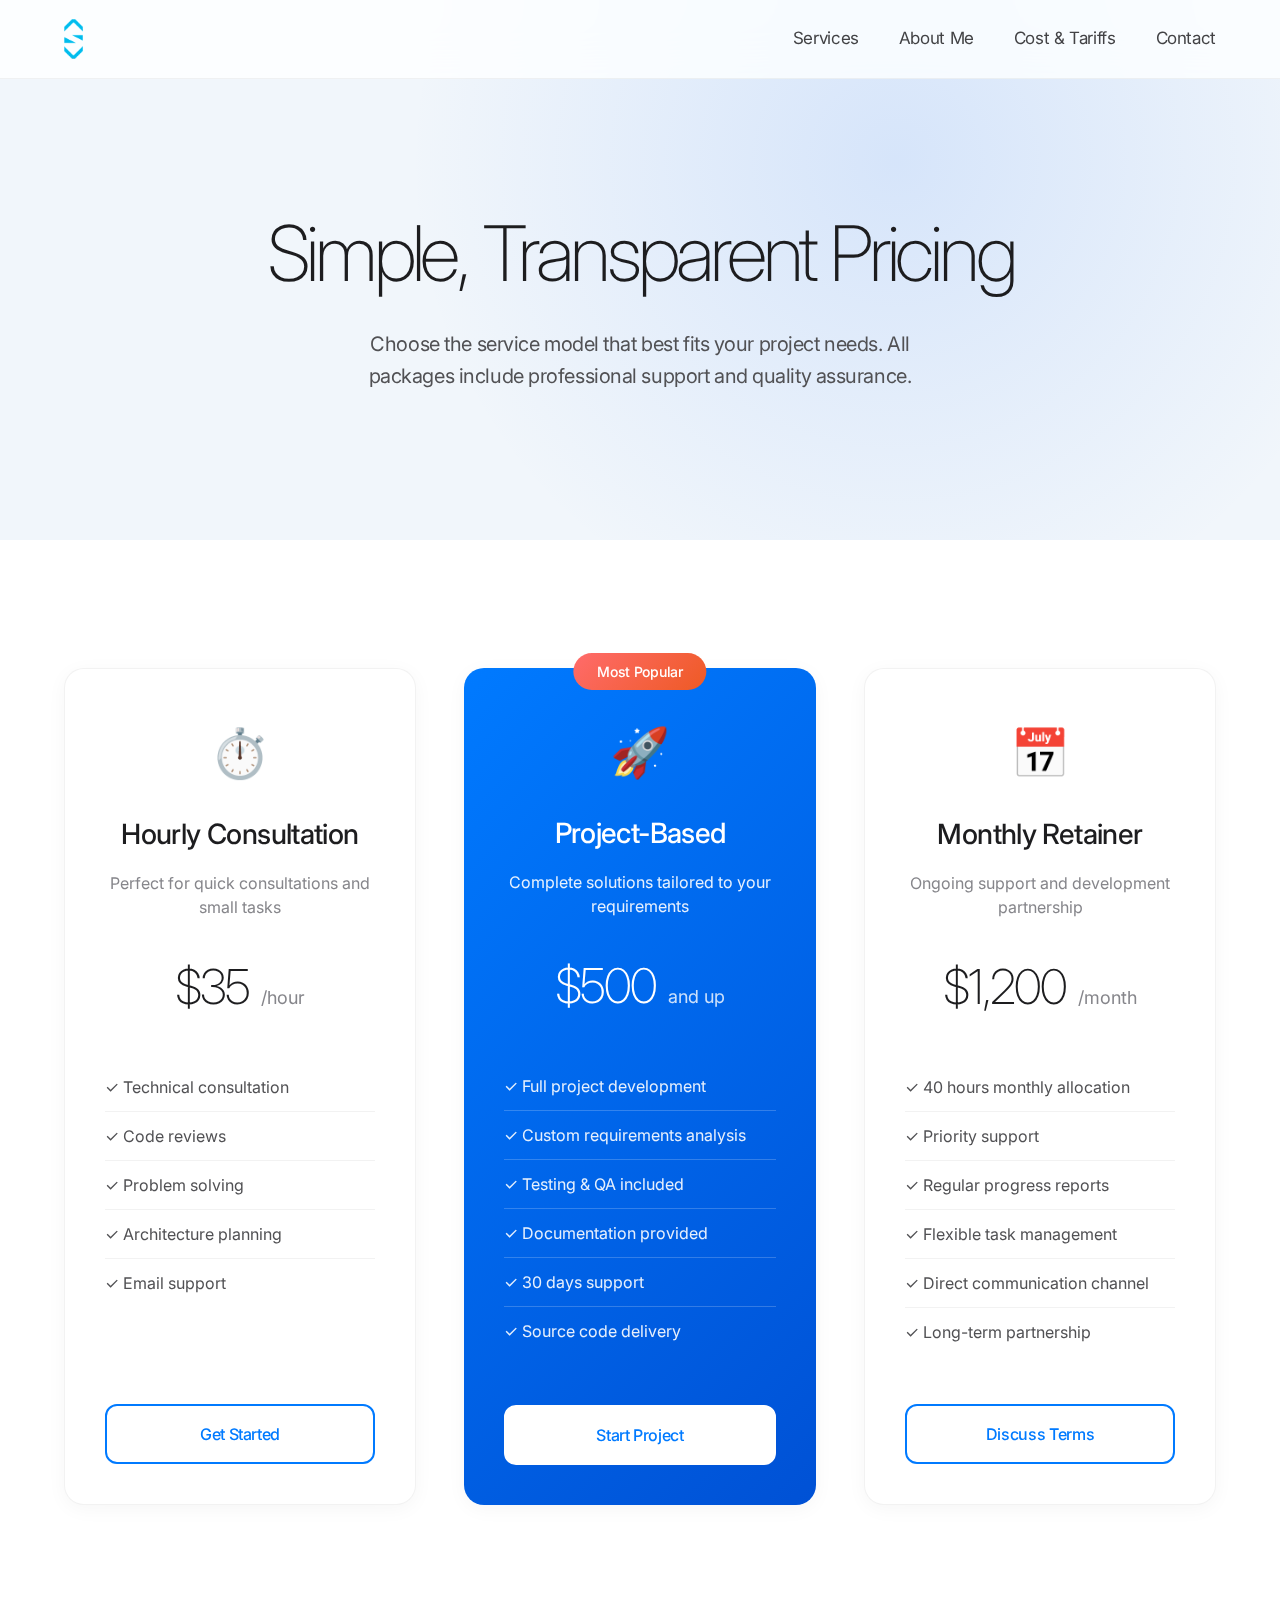
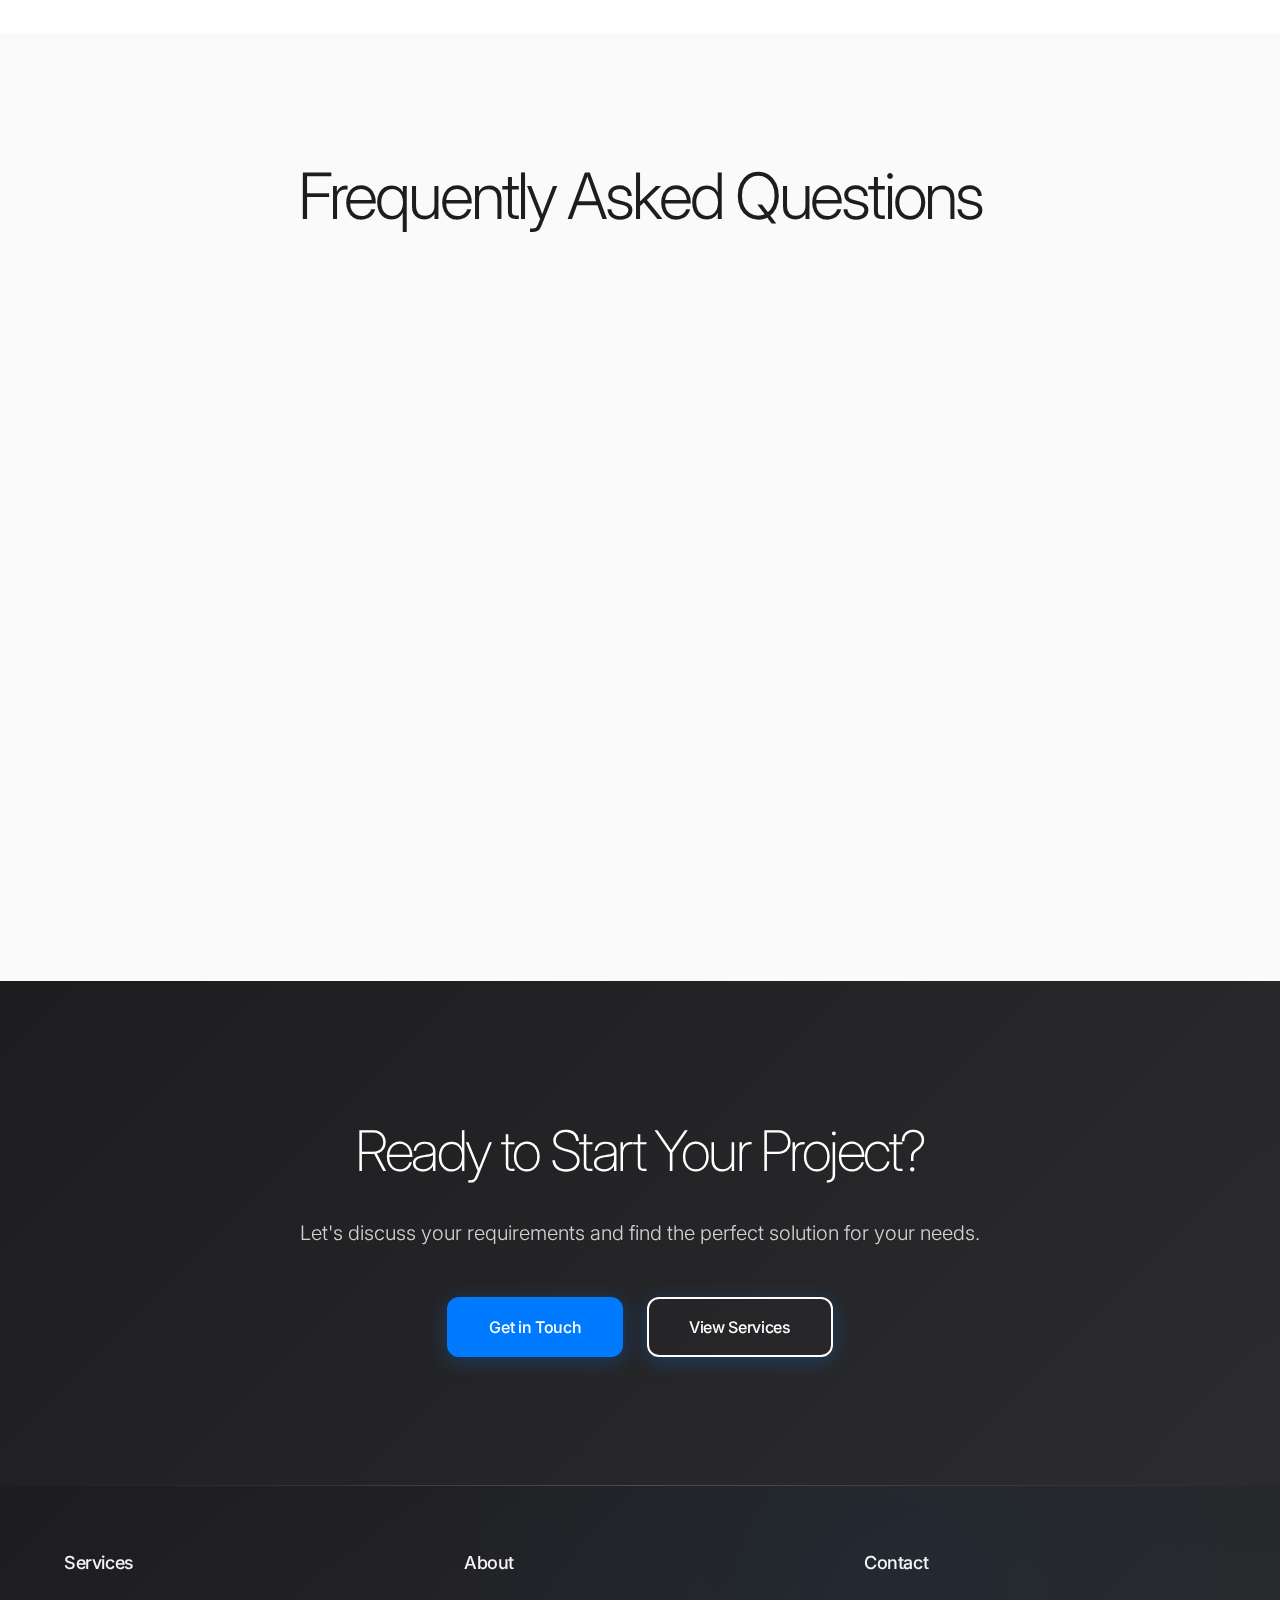
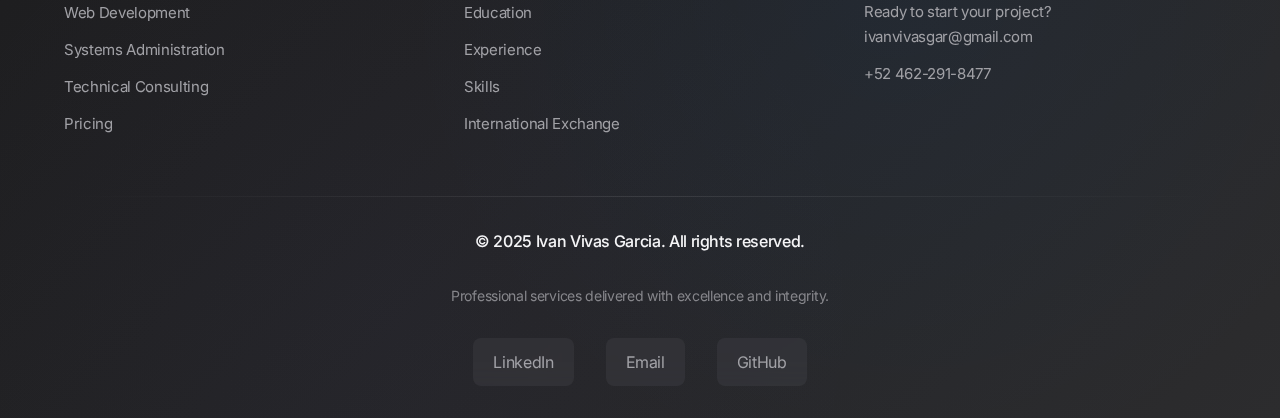
<file: pages/pricing.html>
<!DOCTYPE html>
<html lang="en">
<head>
    <meta charset="UTF-8">
    <meta name="viewport" content="width=device-width, initial-scale=1.0">
    <title>Cost & Tariffs - Ivan Vivas Garcia</title>
    <meta name="description" content="Transparent pricing for software development and consulting services - Ivan Vivas Garcia">
    <link rel="stylesheet" href="../css/main.css">
    <link rel="stylesheet" href="../css/pricing.css">
    <link rel="icon" href="../images/logo.png" type="image/png">
</head>
<body>
    <!-- Navigation -->
    <nav class="navbar">
        <div class="nav-container">
            <a href="../index.html" class="logo">
                <img src="../images/logo.png" alt="Ivan Vivas Garcia Logo" class="logo-img">
            </a>
            <ul class="nav-menu">
                <li><a href="../index.html#services" class="nav-link">Services</a></li>
                <li><a href="../index.html#about" class="nav-link">About Me</a></li>
                <li><a href="../pages/pricing.html" class="nav-link active">Cost & Tariffs</a></li>
                <li><a href="../pages/contact.html" class="nav-link">Contact</a></li>
            </ul>
        </div>
    </nav>

    <!-- Pricing Hero Section -->
    <section class="pricing-hero">
        <div class="container">
            <div class="pricing-hero-content">
                <h1 class="pricing-title">Simple, Transparent Pricing</h1>
                <p class="pricing-subtitle">
                    Choose the service model that best fits your project needs. 
                    All packages include professional support and quality assurance.
                </p>
            </div>
        </div>
    </section>

    <!-- Pricing Cards -->
    <section class="pricing-section">
        <div class="container">
            <div class="pricing-grid">
                <!-- Hourly Consultation -->
                <div class="pricing-card">
                    <div class="pricing-card-content">
                        <div class="pricing-header">
                            <div class="pricing-icon">⏱️</div>
                            <h3 class="pricing-card-title">Hourly Consultation</h3>
                            <p class="pricing-description">Perfect for quick consultations and small tasks</p>
                        </div>
                        <div class="pricing-price">
                            <span class="price-amount">$35</span>
                            <span class="price-period">/hour</span>
                        </div>
                        <ul class="pricing-features">
                            <li>✓ Technical consultation</li>
                            <li>✓ Code reviews</li>
                            <li>✓ Problem solving</li>
                            <li>✓ Architecture planning</li>
                            <li>✓ Email support</li>
                        </ul>
                    </div>
                    <a href="../pages/contact.html" class="pricing-btn">Get Started</a>
                </div>

                <!-- Project-Based -->
                <div class="pricing-card featured">
                    <div class="featured-badge">Most Popular</div>
                    <div class="pricing-card-content">
                        <div class="pricing-header">
                            <div class="pricing-icon">🚀</div>
                            <h3 class="pricing-card-title">Project-Based</h3>
                            <p class="pricing-description">Complete solutions tailored to your requirements</p>
                        </div>
                        <div class="pricing-price">
                            <span class="price-amount">$500</span>
                            <span class="price-period">and up</span>
                        </div>
                        <ul class="pricing-features">
                            <li>✓ Full project development</li>
                            <li>✓ Custom requirements analysis</li>
                            <li>✓ Testing & QA included</li>
                            <li>✓ Documentation provided</li>
                            <li>✓ 30 days support</li>
                            <li>✓ Source code delivery</li>
                        </ul>
                    </div>
                    <a href="../pages/contact.html" class="pricing-btn featured-btn">Start Project</a>
                </div>

                <!-- Monthly Retainer -->
                <div class="pricing-card">
                    <div class="pricing-card-content">
                        <div class="pricing-header">
                            <div class="pricing-icon">📅</div>
                            <h3 class="pricing-card-title">Monthly Retainer</h3>
                            <p class="pricing-description">Ongoing support and development partnership</p>
                        </div>
                        <div class="pricing-price">
                            <span class="price-amount">$1,200</span>
                            <span class="price-period">/month</span>
                        </div>
                        <ul class="pricing-features">
                            <li>✓ 40 hours monthly allocation</li>
                            <li>✓ Priority support</li>
                            <li>✓ Regular progress reports</li>
                            <li>✓ Flexible task management</li>
                            <li>✓ Direct communication channel</li>
                            <li>✓ Long-term partnership</li>
                        </ul>
                    </div>
                    <a href="../pages/contact.html" class="pricing-btn">Discuss Terms</a>
                </div>
            </div>
        </div>
    </section>

    <!-- Pricing FAQ -->
    <section class="pricing-faq">
        <div class="container">
            <h2 class="section-title">Frequently Asked Questions</h2>
            <div class="faq-grid">
                <div class="faq-item">
                    <button class="faq-question" onclick="toggleFAQ(this)">
                        <span>What's included in project-based pricing?</span>
                        <span class="faq-icon">+</span>
                    </button>
                    <div class="faq-answer">
                        <p>Project-based pricing includes complete development from requirements analysis to final delivery, testing, documentation, and 30 days of post-launch support. The final price depends on project complexity and requirements.</p>
                    </div>
                </div>

                <div class="faq-item">
                    <button class="faq-question" onclick="toggleFAQ(this)">
                        <span>Do you offer student discounts?</span>
                        <span class="faq-icon">+</span>
                    </button>
                    <div class="faq-answer">
                        <p>Yes! As a fellow student, I understand budget constraints. I offer special rates for educational projects and student entrepreneurs. Contact me to discuss your specific situation.</p>
                    </div>
                </div>

                <div class="faq-item">
                    <button class="faq-question" onclick="toggleFAQ(this)">
                        <span>What payment methods do you accept?</span>
                        <span class="faq-icon">+</span>
                    </button>
                    <div class="faq-answer">
                        <p>I accept bank transfers, PayPal, and major credit cards. For larger projects, I typically work with 50% upfront and 50% upon completion. Monthly retainers are billed at the beginning of each month.</p>
                    </div>
                </div>

                <div class="faq-item">
                    <button class="faq-question" onclick="toggleFAQ(this)">
                        <span>Can we discuss a custom arrangement?</span>
                        <span class="faq-icon">+</span>
                    </button>
                    <div class="faq-answer">
                        <p>Absolutely! Every project is unique. I'm flexible and happy to create a custom arrangement that works for both parties. Let's discuss your specific needs and find the best solution.</p>
                    </div>
                </div>

                <div class="faq-item">
                    <button class="faq-question" onclick="toggleFAQ(this)">
                        <span>What if I need rush delivery?</span>
                        <span class="faq-icon">+</span>
                    </button>
                    <div class="faq-answer">
                        <p>Rush projects are possible depending on my current workload and the project scope. Rush delivery typically includes a 50% surcharge to accommodate the expedited timeline and priority handling.</p>
                    </div>
                </div>

                <div class="faq-item">
                    <button class="faq-question" onclick="toggleFAQ(this)">
                        <span>Do you provide ongoing maintenance?</span>
                        <span class="faq-icon">+</span>
                    </button>
                    <div class="faq-answer">
                        <p>Yes! I offer ongoing maintenance and support services. This can be arranged as part of a monthly retainer or on an as-needed basis. Maintenance includes bug fixes, updates, and minor enhancements.</p>
                    </div>
                </div>
            </div>
        </div>
    </section>

    <!-- Call to Action -->
    <section class="pricing-cta">
        <div class="container">
            <div class="cta-content">
                <h2>Ready to Start Your Project?</h2>
                <p>Let's discuss your requirements and find the perfect solution for your needs.</p>
                <div class="cta-buttons">
                    <a href="../pages/contact.html" class="cta-button primary">Get in Touch</a>
                    <a href="../index.html#services" class="cta-button secondary">View Services</a>
                </div>
            </div>
        </div>
    </section>

    <!-- Footer -->
    <footer class="footer">
        <div class="footer-content">
            <div class="footer-main">
                <div class="footer-section">
                    <h4>Services</h4>
                    <ul class="footer-links">
                        <li><a href="../index.html#services">Web Development</a></li>
                        <li><a href="../index.html#services">Systems Administration</a></li>
                        <li><a href="../index.html#services">Technical Consulting</a></li>
                        <li><a href="../pages/pricing.html">Pricing</a></li>
                    </ul>
                </div>
                <div class="footer-section">
                    <h4>About</h4>
                    <ul class="footer-links">
                        <li><a href="../index.html#about">Education</a></li>
                        <li><a href="../index.html#about">Experience</a></li>
                        <li><a href="../index.html#about">Skills</a></li>
                        <li><a href="../index.html#about">International Exchange</a></li>
                    </ul>
                </div>
                <div class="footer-section">
                    <h4>Contact</h4>
                    <p>Ready to start your project?</p>
                    <ul class="footer-links">
                        <li><a href="mailto:ivanvivasgar@gmail.com">ivanvivasgar@gmail.com</a></li>
                        <li><a href="tel:+5246229184770">+52 462-291-8477</a></li>
                    </ul>
                </div>
            </div>
            
            <div class="footer-divider"></div>
            
            <div class="footer-bottom">
                <p>&copy; 2025 Ivan Vivas Garcia. All rights reserved.</p>
                <p>Professional services delivered with excellence and integrity.</p>
                
                <div class="social-links">
                    <a href="https://www.linkedin.com/in/ivan-vivas-software-eng" target="_blank" rel="noopener noreferrer" class="social-link">LinkedIn</a>
                    <a href="mailto:ivanvivasgar@gmail.com" class="social-link">Email</a>
                    <a href="https://github.com/IvanVivasGar" target="_blank" rel="noopener noreferrer" class="social-link">GitHub</a>
                </div>
            </div>
        </div>
    </footer>

    <!-- JavaScript -->
    <script src="../js/pricing.js"></script>
</body>
</html>
</file>
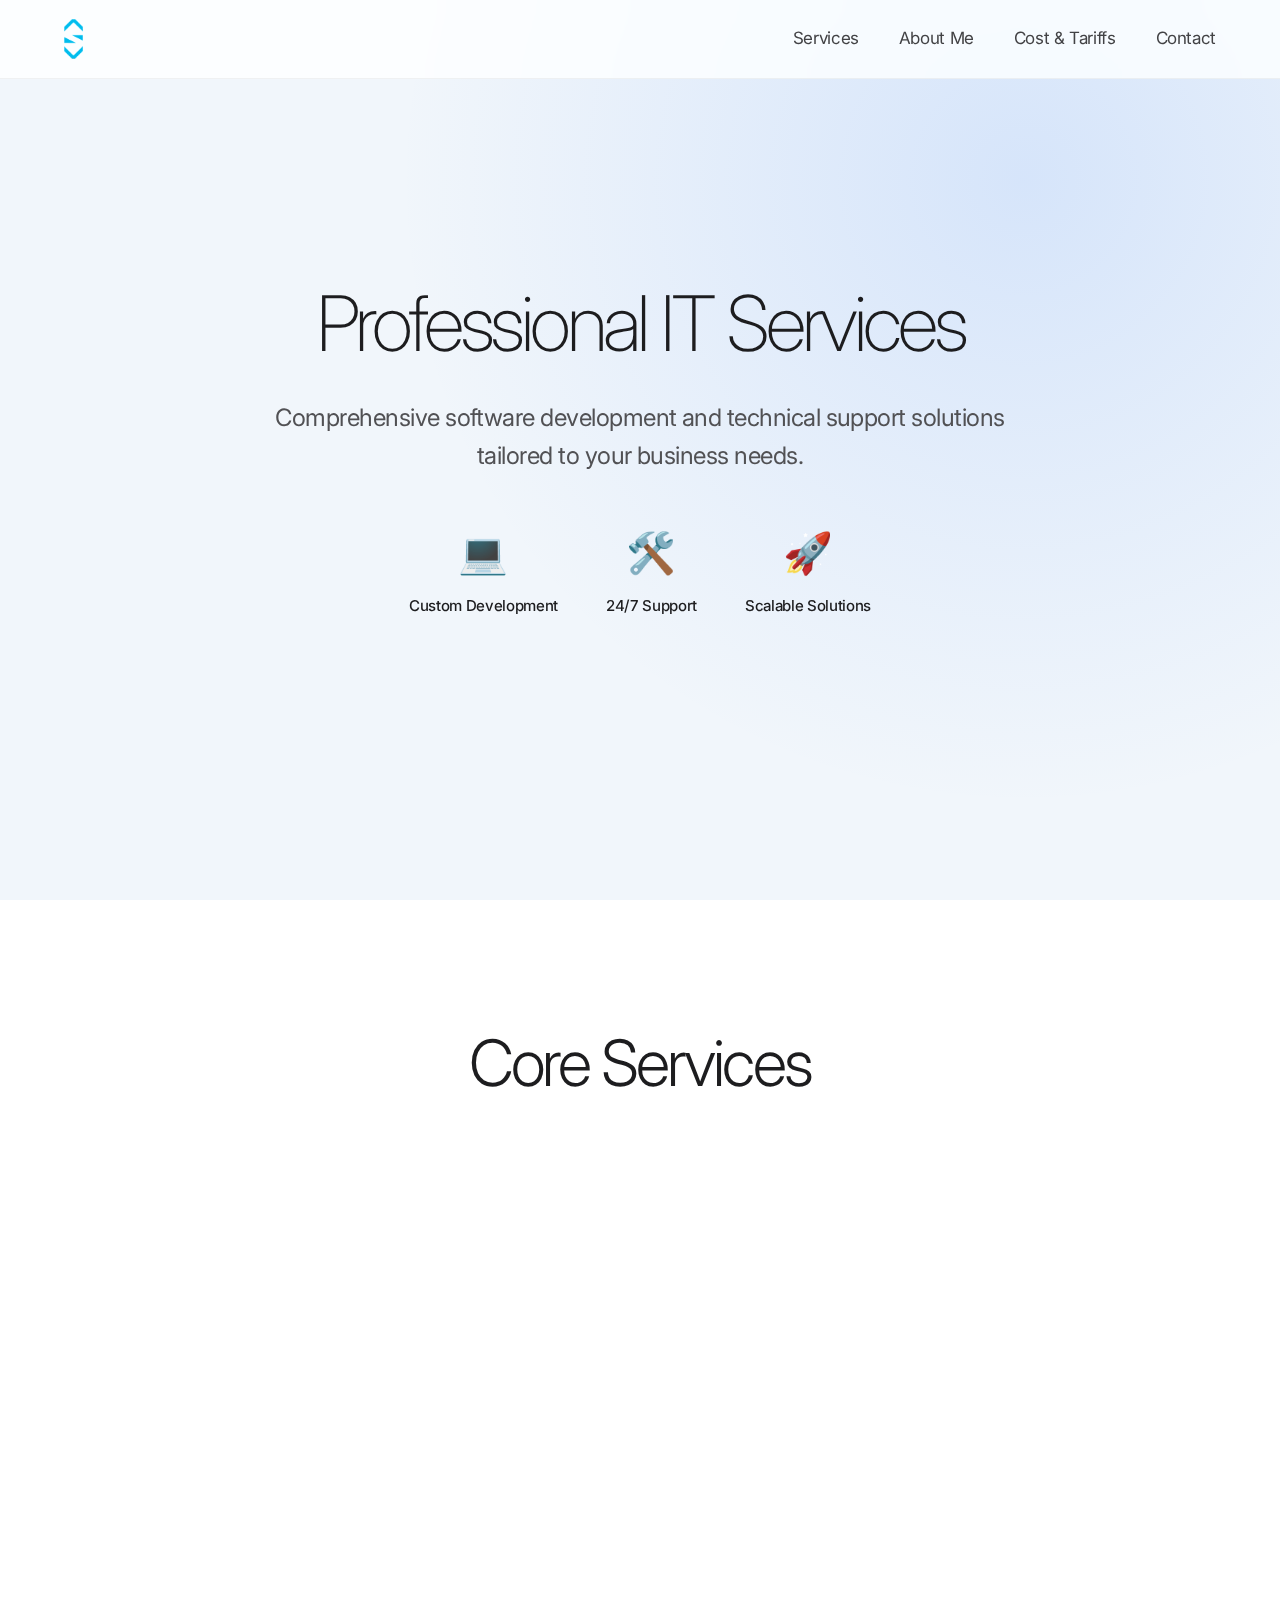
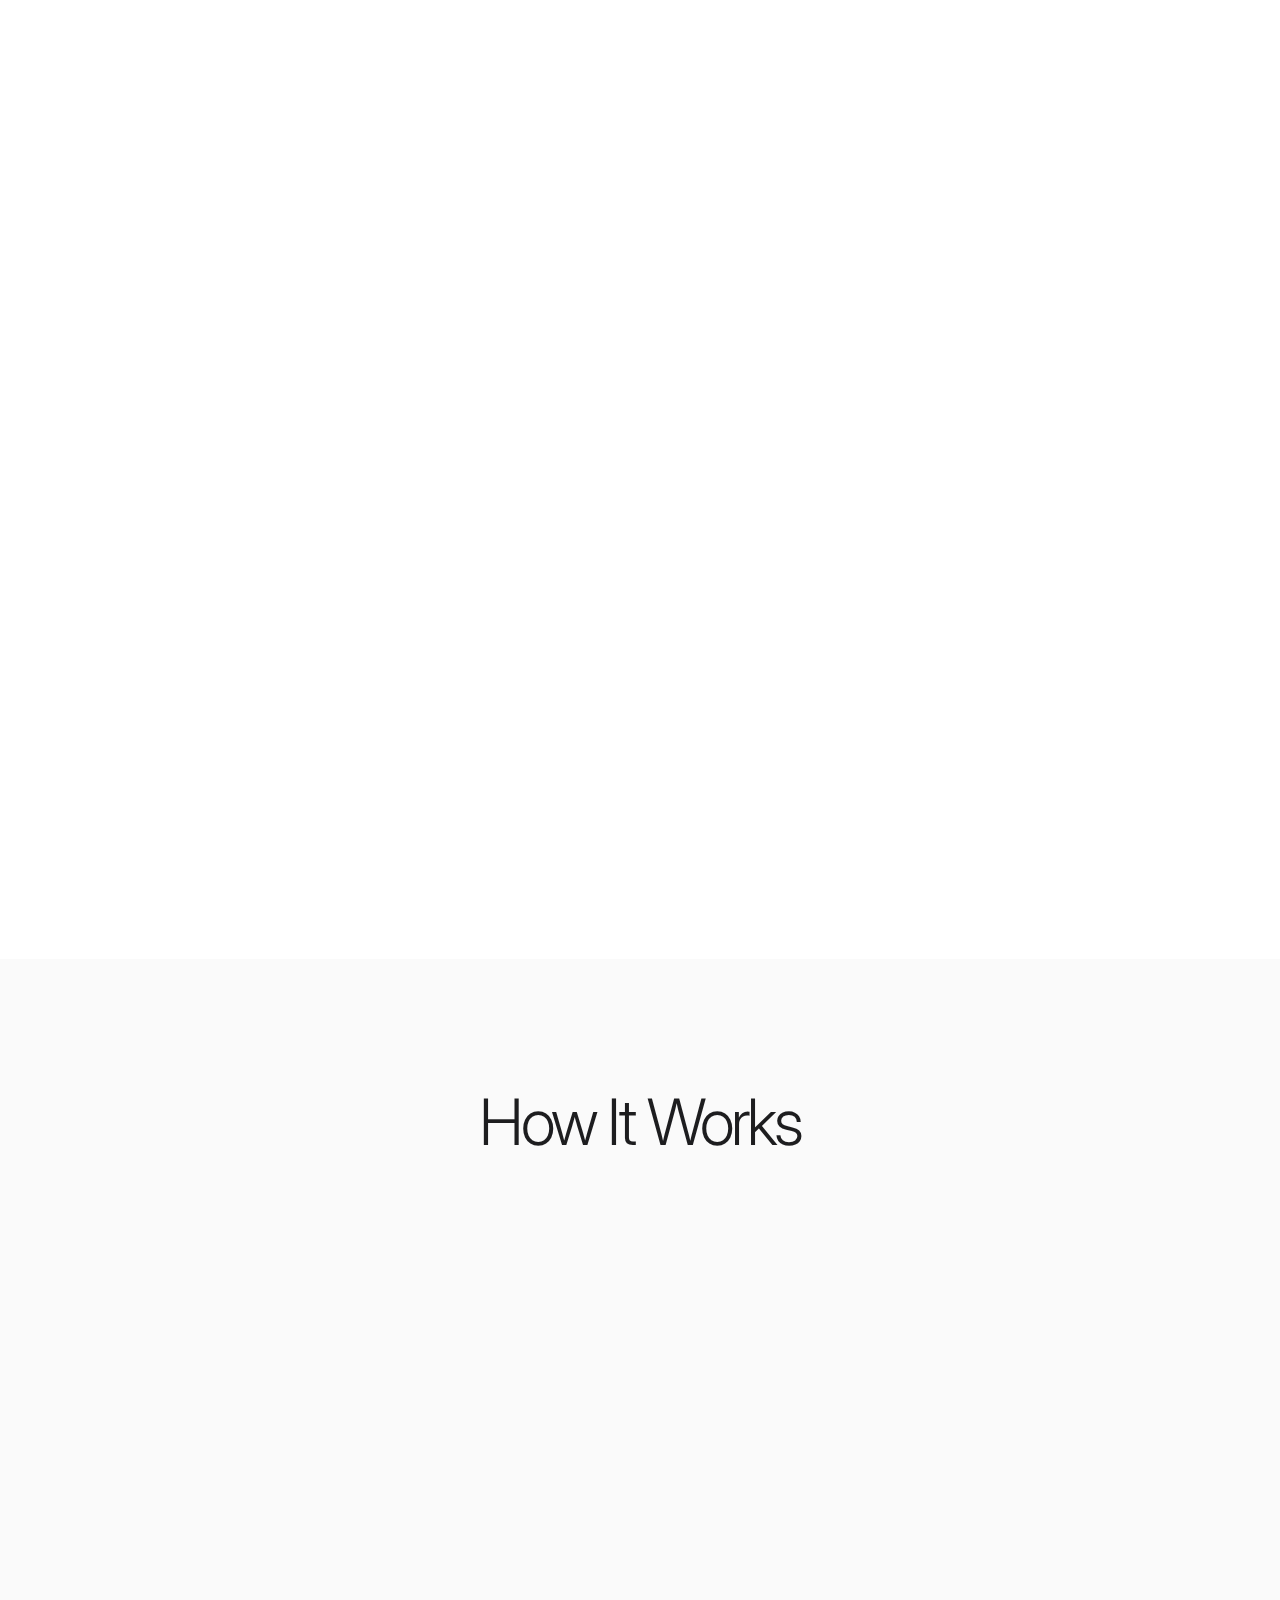
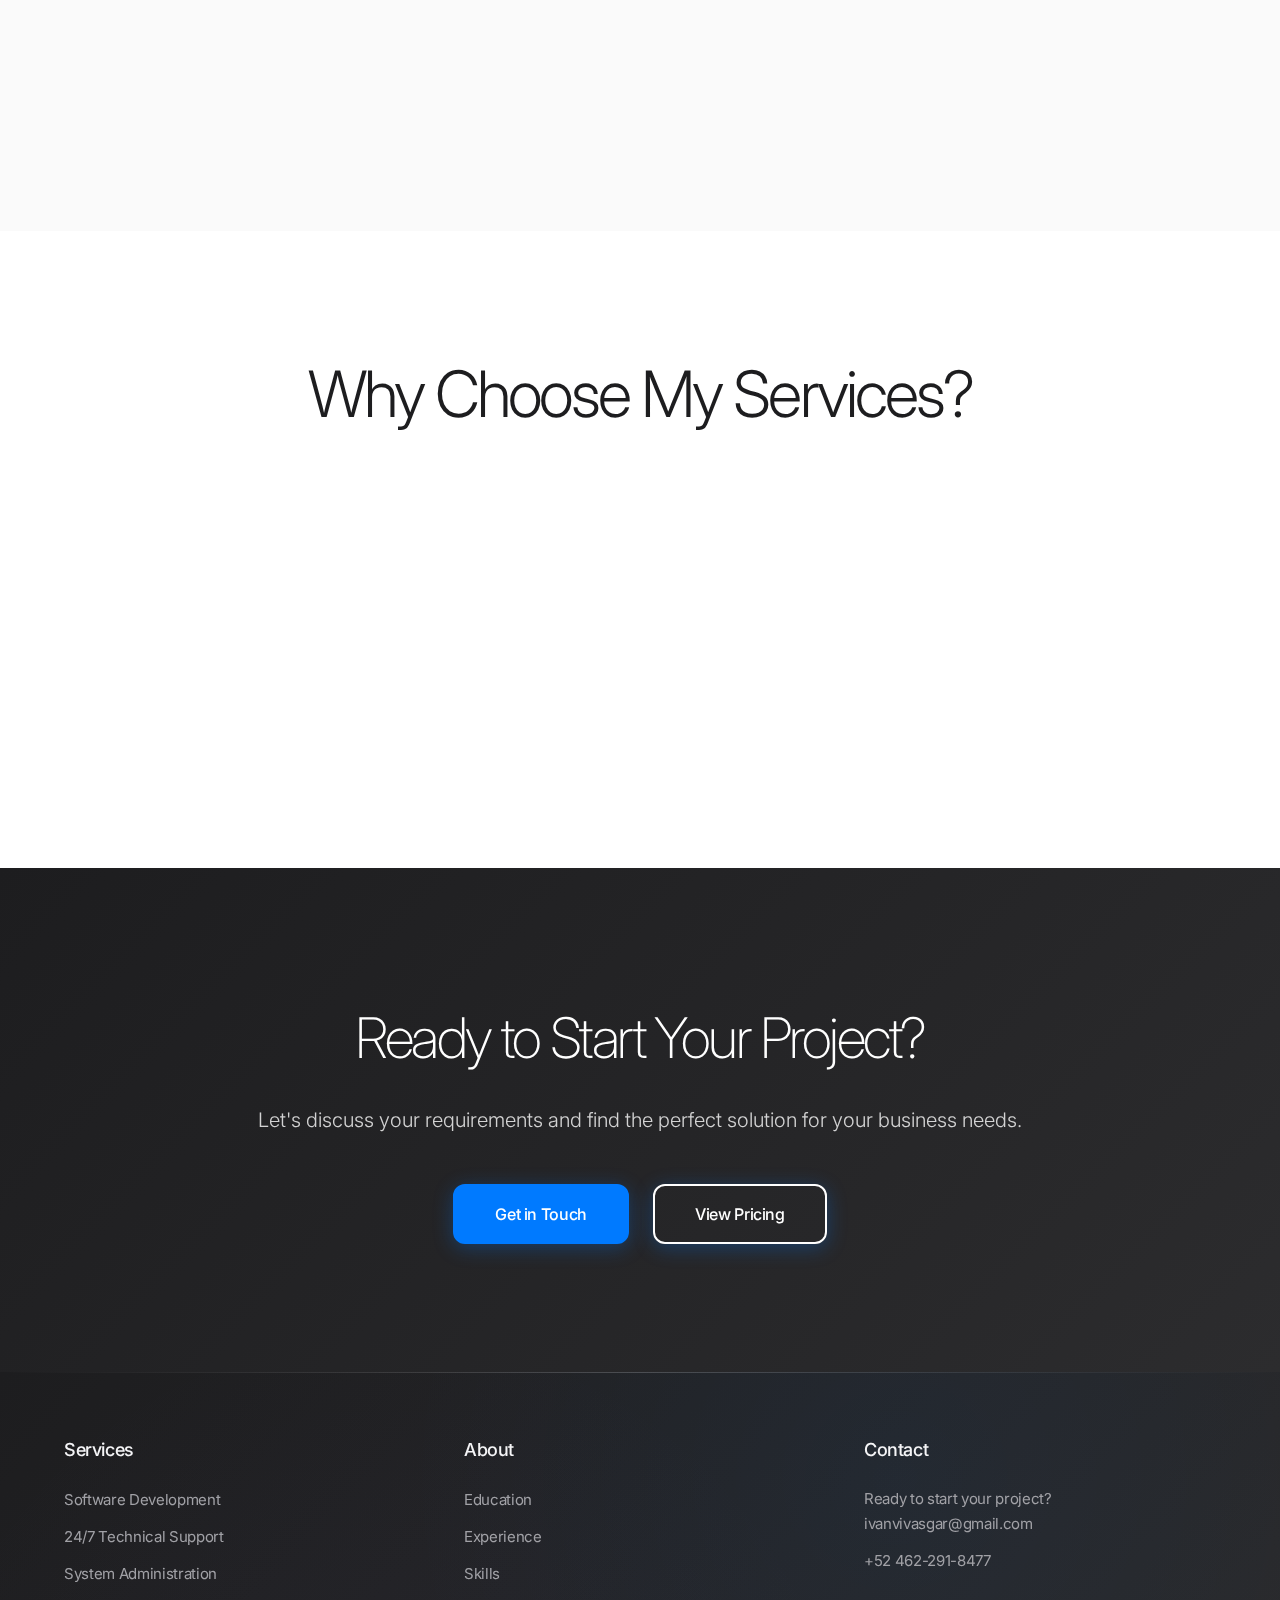
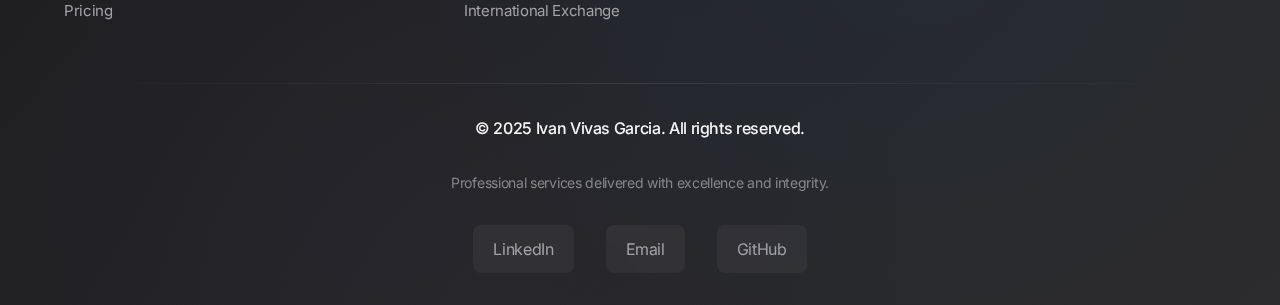
<file: pages/services.html>
<!DOCTYPE html>
<html lang="en">
<head>
    <meta charset="UTF-8">
    <meta name="viewport" content="width=device-width, initial-scale=1.0">
    <title>Services - Ivan Vivas Garcia</title>
    <meta name="description" content="Professional Software Development and 24/7 Technical Support Services - Ivan Vivas Garcia">
    <link rel="stylesheet" href="../css/main.css">
    <link rel="stylesheet" href="../css/services.css">
    <link rel="icon" href="../images/logo.png" type="image/png">
</head>
<body>
    <!-- Navigation -->
    <nav class="navbar">
        <div class="nav-container">
            <a href="../index.html" class="logo">
                <img src="../images/logo.png" alt="Ivan Vivas Garcia Logo" class="logo-img">
            </a>
            <ul class="nav-menu">
                <li><a href="../pages/services.html" class="nav-link active">Services</a></li>
                <li><a href="../pages/about.html" class="nav-link">About Me</a></li>
                <li><a href="../pages/pricing.html" class="nav-link">Cost & Tariffs</a></li>
                <li><a href="../pages/contact.html" class="nav-link">Contact</a></li>
            </ul>
        </div>
    </nav>

    <!-- Services Hero Section -->
    <section class="services-hero">
        <div class="container">
            <div class="services-hero-content">
                <h1 class="services-title">Professional IT Services</h1>
                <p class="services-subtitle">
                    Comprehensive software development and technical support solutions 
                    tailored to your business needs.
                </p>
                <div class="hero-highlights">
                    <div class="highlight-item">
                        <span class="highlight-icon">💻</span>
                        <span>Custom Development</span>
                    </div>
                    <div class="highlight-item">
                        <span class="highlight-icon">🛠️</span>
                        <span>24/7 Support</span>
                    </div>
                    <div class="highlight-item">
                        <span class="highlight-icon">🚀</span>
                        <span>Scalable Solutions</span>
                    </div>
                </div>
            </div>
        </div>
    </section>

    <!-- Main Services Section -->
    <section class="main-services">
        <div class="container">
            <h2 class="section-title">Core Services</h2>
            <div class="services-grid">
                <!-- Software Development Service -->
                <div class="service-card featured">
                    <div class="service-header">
                        <div class="service-icon">
                            <span class="icon">💻</span>
                        </div>
                        <div class="service-badge">Most Popular</div>
                    </div>
                    <div class="service-content">
                        <h3 class="service-title">Software Development</h3>
                        <p class="service-description">
                            Complete software solutions from concept to deployment. 
                            Specializing in web applications, mobile apps, and enterprise systems.
                        </p>
                        
                        <div class="service-features">
                            <h4>What's Included:</h4>
                            <ul class="features-list">
                                <li>Custom web application development</li>
                                <li>Mobile app development</li>
                                <li>Database design and implementation</li>
                                <li>API development and integration</li>
                                <li>Frontend and backend development</li>
                                <li>Code review and optimization</li>
                                <li>Testing and quality assurance</li>
                                <li>Documentation and training</li>
                            </ul>
                        </div>

                        <div class="service-technologies">
                            <h4>Technologies:</h4>
                            <div class="tech-tags">
                                <span class="tech-tag">JavaScript</span>
                                <span class="tech-tag">Python</span>
                                <span class="tech-tag">React</span>
                                <span class="tech-tag">Node.js</span>
                                <span class="tech-tag">MySQL</span>
                                <span class="tech-tag">MongoDB</span>
                            </div>
                        </div>

                        <div class="service-pricing">
                            <div class="price-info">
                                <span class="price-label">Starting from</span>
                                <span class="price-amount">$500</span>
                                <span class="price-period">per project</span>
                            </div>
                        </div>
                    </div>
                    <div class="service-actions">
                        <a href="../pages/contact.html" class="service-btn primary">Get Quote</a>
                        <a href="../pages/pricing.html" class="service-btn secondary">View Pricing</a>
                    </div>
                </div>

                <!-- Igualas (24/7 Technical Support) Service -->
                <div class="service-card">
                    <div class="service-header">
                        <div class="service-icon">
                            <span class="icon">🛠️</span>
                        </div>
                    </div>
                    <div class="service-content">
                        <h3 class="service-title">Igualas - 24/7 Technical Support</h3>
                        <p class="service-description">
                            Fixed monthly payment for comprehensive technical support. 
                            Keep your systems running smoothly with our professional maintenance service.
                        </p>
                        
                        <div class="service-features">
                            <h4>What's Included:</h4>
                            <ul class="features-list">
                                <li>24/7 technical support and monitoring</li>
                                <li>System maintenance and updates</li>
                                <li>Performance optimization</li>
                                <li>Security monitoring and patches</li>
                                <li>Backup management</li>
                                <li>Server administration</li>
                                <li>Network troubleshooting</li>
                                <li>Priority response times</li>
                            </ul>
                        </div>

                        <div class="service-coverage">
                            <h4>Coverage Areas:</h4>
                            <div class="coverage-tags">
                                <span class="coverage-tag">Server Management</span>
                                <span class="coverage-tag">Network Support</span>
                                <span class="coverage-tag">Database Admin</span>
                                <span class="coverage-tag">Security</span>
                                <span class="coverage-tag">Backups</span>
                                <span class="coverage-tag">Monitoring</span>
                            </div>
                        </div>

                        <div class="service-pricing">
                            <div class="price-info">
                                <span class="price-label">Starting from</span>
                                <span class="price-amount">$800</span>
                                <span class="price-period">per month</span>
                            </div>
                            <div class="price-note">
                                *Excludes hardware and additional materials
                            </div>
                        </div>
                    </div>
                    <div class="service-actions">
                        <a href="../pages/contact.html" class="service-btn primary">Get Started</a>
                        <a href="../pages/pricing.html" class="service-btn secondary">Learn More</a>
                    </div>
                </div>
            </div>
        </div>
    </section>

    <!-- Service Process Section -->
    <section class="service-process">
        <div class="container">
            <h2 class="section-title">How It Works</h2>
            <div class="process-grid">
                <div class="process-step">
                    <div class="step-number">01</div>
                    <h3>Initial Consultation</h3>
                    <p>We discuss your requirements, goals, and technical needs to understand your project scope.</p>
                </div>

                <div class="process-step">
                    <div class="step-number">02</div>
                    <h3>Proposal & Planning</h3>
                    <p>Receive a detailed proposal with timeline, costs, and technical specifications for your project.</p>
                </div>

                <div class="process-step">
                    <div class="step-number">03</div>
                    <h3>Development & Implementation</h3>
                    <p>Your solution is developed with regular updates and progress reports throughout the process.</p>
                </div>

                <div class="process-step">
                    <div class="step-number">04</div>
                    <h3>Testing & Deployment</h3>
                    <p>Comprehensive testing ensures quality, followed by smooth deployment and go-live support.</p>
                </div>

                <div class="process-step">
                    <div class="step-number">05</div>
                    <h3>Ongoing Support</h3>
                    <p>Continued maintenance and support to ensure your systems operate at peak performance.</p>
                </div>
            </div>
        </div>
    </section>

    <!-- Why Choose Us Section -->
    <section class="why-choose-us">
        <div class="container">
            <div class="why-choose-content">
                <div class="why-choose-text">
                    <h2 class="section-title">Why Choose My Services?</h2>
                    <div class="benefits-grid">
                        <div class="benefit-item">
                            <div class="benefit-icon">🎓</div>
                            <div class="benefit-content">
                                <h4>Academic Excellence</h4>
                                <p>Strong educational background with proven academic performance and continuous learning.</p>
                            </div>
                        </div>

                        <div class="benefit-item">
                            <div class="benefit-icon">🌍</div>
                            <div class="benefit-content">
                                <h4>International Experience</h4>
                                <p>Global perspective gained through academic exchange and multicultural exposure.</p>
                            </div>
                        </div>

                        <div class="benefit-item">
                            <div class="benefit-icon">💬</div>
                            <div class="benefit-content">
                                <h4>Multilingual Communication</h4>
                                <p>Effective communication in Spanish, English, French, and Italian for diverse client needs.</p>
                            </div>
                        </div>

                        <div class="benefit-item">
                            <div class="benefit-icon">⚡</div>
                            <div class="benefit-content">
                                <h4>Fast Response</h4>
                                <p>Quick turnaround times and responsive communication throughout the project lifecycle.</p>
                            </div>
                        </div>
                    </div>
                </div>
            </div>
        </div>
    </section>

    <!-- Call to Action -->
    <section class="services-cta">
        <div class="container">
            <div class="cta-content">
                <h2>Ready to Start Your Project?</h2>
                <p>Let's discuss your requirements and find the perfect solution for your business needs.</p>
                <div class="cta-buttons">
                    <a href="../pages/contact.html" class="cta-button primary">Get in Touch</a>
                    <a href="../pages/pricing.html" class="cta-button secondary">View Pricing</a>
                </div>
            </div>
        </div>
    </section>

    <!-- Footer -->
    <footer class="footer">
        <div class="footer-content">
            <div class="footer-main">
                <div class="footer-section">
                    <h4>Services</h4>
                    <ul class="footer-links">
                        <li><a href="../pages/services.html">Software Development</a></li>
                        <li><a href="../pages/services.html">24/7 Technical Support</a></li>
                        <li><a href="../pages/services.html">System Administration</a></li>
                        <li><a href="../pages/pricing.html">Pricing</a></li>
                    </ul>
                </div>
                <div class="footer-section">
                    <h4>About</h4>
                    <ul class="footer-links">
                        <li><a href="../pages/about.html">Education</a></li>
                        <li><a href="../pages/about.html">Experience</a></li>
                        <li><a href="../pages/about.html">Skills</a></li>
                        <li><a href="../pages/about.html">International Exchange</a></li>
                    </ul>
                </div>
                <div class="footer-section">
                    <h4>Contact</h4>
                    <p>Ready to start your project?</p>
                    <ul class="footer-links">
                        <li><a href="mailto:ivanvivasgar@gmail.com">ivanvivasgar@gmail.com</a></li>
                        <li><a href="tel:+5246229184770">+52 462-291-8477</a></li>
                    </ul>
                </div>
            </div>
            
            <div class="footer-divider"></div>
            
            <div class="footer-bottom">
                <p>&copy; 2025 Ivan Vivas Garcia. All rights reserved.</p>
                <p>Professional services delivered with excellence and integrity.</p>
                
                <div class="social-links">
                    <a href="https://www.linkedin.com/in/ivan-vivas-software-eng" target="_blank" rel="noopener noreferrer" class="social-link">LinkedIn</a>
                    <a href="mailto:ivanvivasgar@gmail.com" class="social-link">Email</a>
                    <a href="https://github.com/IvanVivasGar" target="_blank" rel="noopener noreferrer" class="social-link">GitHub</a>
                </div>
            </div>
        </div>
    </footer>

    <!-- JavaScript -->
    <script src="../js/services.js"></script>
</body>
</html>
</file>
<file: css/main.css>
/* ==========================================================================
   IVAN VIVAS PORTFOLIO - MAIN STYLESHEET
   A minimalist, Apple-inspired design with dynamic profile animations
   ========================================================================== */

/* ==========================================================================
   1. IMPORTS & RESET
   ========================================================================== */

/* Import Apple-style font family */
@import url('https://fonts.googleapis.com/css2?family=Inter:wght@100;200;300;400;500;600;700;800;900&display=swap');

/* CSS Reset for consistent cross-browser styling */
* {
    margin: 0;
    padding: 0;
    box-sizing: border-box;
}

/* ==========================================================================
   2. CSS CUSTOM PROPERTIES (VARIABLES)
   ========================================================================== */

:root {
    /* Color Palette */
    --primary-blue: rgba(59, 130, 246, 0.7);
    --secondary-blue: rgba(59, 130, 246, 0.4);
    --tertiary-blue: rgba(59, 130, 246, 0.15);
    --accent-blue: #007aff;
    --text-primary: #1d1d1f;
    --text-secondary: #424245;
    --text-muted: #86868b;
    --text-subtle: #515154;
    --background-primary: #fff;
    --background-secondary: #fafafa;
    --background-hero: #f1f6fb;
    --border-light: rgba(0, 0, 0, 0.05);
    
    /* Typography */
    --font-primary: 'Inter', -apple-system, BlinkMacSystemFont, 'SF Pro Display', 'Segoe UI', Roboto, sans-serif;
    --font-weight-light: 300;
    --font-weight-regular: 400;
    --font-weight-medium: 500;
    --letter-spacing-tight: -0.022em;
    --letter-spacing-tighter: -0.045em;
    --letter-spacing-tightest: -0.055em;
    
    /* Spacing */
    --container-max: 1400px;
    --container-padding: max(2rem, 5vw);
    
    /* Transitions */
    --transition-smooth: 0.3s cubic-bezier(0.645, 0.045, 0.355, 1);
    --transition-bounce: 0.8s cubic-bezier(0.645, 0.045, 0.355, 1);
    
    /* Shadows */
    --shadow-light: 0 4px 20px rgba(0, 0, 0, 0.04);
    --shadow-medium: 0 8px 30px rgba(0, 122, 255, 0.4);
    --shadow-heavy: 0 45px 90px rgba(0, 0, 0, 0.20);
    --shadow-profile: 0 45px 90px rgba(0, 0, 0, 0.20), 
                      0 25px 50px rgba(0, 0, 0, 0.14), 
                      0 10px 25px rgba(0, 0, 0, 0.10), 
                      0 0 100px rgba(59, 130, 246, 0.25);
}

/* ==========================================================================
   3. BASE STYLES
   ========================================================================== */

body {
    font-family: var(--font-primary);
    font-weight: var(--font-weight-light);
    line-height: 1.5;
    color: var(--text-primary);
    background-color: var(--background-primary);
    -webkit-font-smoothing: antialiased;
    -moz-osx-font-smoothing: grayscale;
}

/* Reusable container class */
.container {
    max-width: var(--container-max);
    margin: 0 auto;
    padding: 0 var(--container-padding);
}

/* ==========================================================================
   4. NAVIGATION
   ========================================================================== */

.navbar {
    position: fixed;
    top: 0;
    width: 100%;
    background: rgba(255, 255, 255, 0.8);
    backdrop-filter: saturate(180%) blur(20px);
    -webkit-backdrop-filter: saturate(180%) blur(20px);
    border-bottom: 0.5px solid var(--border-light);
    z-index: 1000;
    padding: 0 var(--container-padding);
    transition: all var(--transition-smooth);
}

.nav-container {
    max-width: var(--container-max);
    margin: 0 auto;
    display: flex;
    justify-content: space-between;
    align-items: center;
    padding: 1.2rem 0;
}

/* Logo styling */
.logo {
    font-size: 1.375rem;
    font-weight: var(--font-weight-medium);
    color: var(--text-primary);
    text-decoration: none;
    letter-spacing: var(--letter-spacing-tight);
    transition: opacity var(--transition-smooth);
    display: flex;
    align-items: center;
}

.logo-img {
    height: 40px;
    width: auto;
    max-width: 180px;
    object-fit: contain;
    transition: all var(--transition-smooth);
}

.logo:hover {
    opacity: 0.7;
}

.logo:hover .logo-img {
    transform: scale(1.02);
}

/* Navigation menu */
.nav-menu {
    display: flex;
    list-style: none;
    gap: 2.5rem;
}

.nav-link {
    color: var(--text-secondary);
    text-decoration: none;
    font-weight: var(--font-weight-regular);
    font-size: 1.0625rem;
    letter-spacing: var(--letter-spacing-tight);
    transition: all var(--transition-smooth);
    position: relative;
}

/* Animated underline effect for nav links */
.nav-link::after {
    content: '';
    position: absolute;
    width: 0;
    height: 1px;
    bottom: -4px;
    left: 50%;
    background-color: var(--accent-blue);
    transition: all var(--transition-smooth);
    transform: translateX(-50%);
}

.nav-link:hover {
    color: var(--text-primary);
}

.nav-link:hover::after {
    width: 100%;
}

/* ==========================================================================
   5. HERO SECTION
   ========================================================================== */

.hero {
    min-height: 100vh;
    display: flex;
    align-items: center;
    justify-content: center;
    padding: 0 var(--container-padding);
    background: var(--background-hero);
    position: relative;
    overflow: hidden;
}

.hero-container {
    max-width: var(--container-max);
    width: 100%;
    display: flex;
    align-items: center;
    gap: 4rem;
    position: relative;
    z-index: 1;
}

/* Animated background elements */
.hero-container::before {
    content: '';
    position: absolute;
    top: 50%;
    left: 50%;
    width: 60%;
    height: 60%;
    background: radial-gradient(circle, var(--tertiary-blue) 0%, transparent 60%);
    border-radius: 50%;
    transform: translate(-50%, -50%);
    animation: coreShift 50s ease-in-out infinite;
    z-index: 0;
}

.hero-container::after {
    content: '';
    position: absolute;
    top: 50%;
    left: 50%;
    width: 40%;
    height: 40%;
    background: radial-gradient(circle, rgba(251, 146, 60, 0.10) 0%, transparent 70%);
    border-radius: 50%;
    transform: translate(-50%, -50%);
    animation: innerGlow 35s ease-in-out infinite;
    z-index: 0;
}

/* ==========================================================================
   6. HERO CONTENT
   ========================================================================== */

.hero-content {
    flex: 1.2;
    animation: fadeInUp 1s var(--transition-smooth);
}

.hero-title {
    font-size: clamp(3.5rem, 8vw, 8rem);
    font-weight: 200;
    color: var(--text-primary);
    margin-bottom: 1.5rem;
    line-height: 0.95;
    letter-spacing: var(--letter-spacing-tightest);
    background: linear-gradient(135deg, var(--text-primary) 0%, var(--text-secondary) 100%);
    background-clip: text;
    -webkit-background-clip: text;
    -webkit-text-fill-color: transparent;
    animation: slideInLeft 1s var(--transition-smooth) 0.2s both;
}

.hero-subtitle {
    font-size: clamp(1.5rem, 3vw, 2.25rem);
    color: var(--text-muted);
    margin-bottom: 3rem;
    font-weight: var(--font-weight-light);
    letter-spacing: var(--letter-spacing-tight);
    line-height: 1.25;
    animation: slideInLeft 1s var(--transition-smooth) 0.4s both;
}

/* Credentials list */
.credentials {
    list-style: none;
    margin-bottom: 3rem;
    animation: slideInLeft 1s var(--transition-smooth) 0.6s both;
}

.credentials li {
    font-size: 1.125rem;
    color: var(--text-subtle);
    margin-bottom: 1rem;
    position: relative;
    padding-left: 2rem;
    font-weight: var(--font-weight-regular);
    letter-spacing: var(--letter-spacing-tight);
    line-height: 1.4;
    transition: all var(--transition-smooth);
}

.credentials li::before {
    content: '';
    position: absolute;
    left: 0;
    top: 0.5rem;
    width: 8px;
    height: 8px;
    border-radius: 50%;
    background: linear-gradient(135deg, var(--accent-blue) 0%, #5856d6 100%);
    box-shadow: 0 2px 8px rgba(0, 122, 255, 0.3);
}

.credentials li:hover {
    color: var(--text-primary);
    transform: translateX(4px);
}

/* Call-to-action button */
.cta-button {
    display: inline-flex;
    align-items: center;
    background: var(--accent-blue);
    color: var(--background-primary);
    padding: 1rem 2.5rem;
    text-decoration: none;
    border-radius: 12px;
    font-weight: var(--font-weight-medium);
    font-size: 1.0625rem;
    letter-spacing: var(--letter-spacing-tight);
    transition: all var(--transition-smooth);
    box-shadow: 0 4px 20px rgba(0, 122, 255, 0.3);
    animation: slideInLeft 1s var(--transition-smooth) 0.8s both;
    position: relative;
    overflow: hidden;
}

/* Button shine effect */
.cta-button::before {
    content: '';
    position: absolute;
    top: 0;
    left: -100%;
    width: 100%;
    height: 100%;
    background: linear-gradient(90deg, transparent, rgba(255, 255, 255, 0.2), transparent);
    transition: left 0.5s;
}

.cta-button:hover::before {
    left: 100%;
}

.cta-button:hover {
    background: #0051d5;
    transform: translateY(-2px);
    box-shadow: var(--shadow-medium);
}

.cta-button:active {
    transform: translateY(0);
}

/* ==========================================================================
   7. PROFILE PHOTO SECTION
   ========================================================================== */

.hero-image {
    flex: 0 0 650px;
    display: flex;
    align-items: center;
    justify-content: center;
    animation: fadeInScale 1.2s var(--transition-smooth);
    position: relative;
    height: 100vh;
    padding: 2rem 0;
}

.profile-container {
    position: relative;
    width: 100%;
    height: 100%;
    display: flex;
    align-items: center;
    justify-content: center;
}

/* Main profile photo with organic morphing shape */
.profile-photo {
    width: 550px;
    height: 650px;
    border-radius: 60% 40% 60% 40% / 70% 70% 30% 30%;
    object-fit: cover;
    object-position: center;
    border: 0;
    box-shadow: var(--shadow-profile);
    transition: all var(--transition-bounce);
    position: relative;
    z-index: 3;
    background: var(--background-hero);
    animation: morphShape 12s ease-in-out infinite;
    filter: contrast(1.05) saturate(1.1);
}

/* Floating animated ring around photo */
.profile-container::before {
    content: '';
    position: absolute;
    top: 50%;
    left: 50%;
    width: 640px;
    height: 740px;
    border: 4px solid var(--secondary-blue);
    background: transparent;
    border-radius: 60% 40% 60% 40% / 70% 70% 30% 30%;
    transform: translate(-50%, -50%) rotate(0deg);
    animation: ringRotate 20s linear infinite, ringMorph 15s ease-in-out infinite;
    z-index: 1;
}

/* Inner glow effect behind photo */
.profile-container::after {
    content: '';
    position: absolute;
    top: 50%;
    left: 50%;
    width: 480px;
    height: 580px;
    background: radial-gradient(ellipse, var(--tertiary-blue) 0%, transparent 70%);
    border-radius: 60% 40% 60% 40% / 70% 70% 30% 30%;
    transform: translate(-50%, -50%);
    z-index: 2;
    animation: innerPulse 8s ease-in-out infinite;
}

/* Floating particles around photo */
.profile-photo::before {
    content: '';
    position: absolute;
    top: -75px;
    right: -55px;
    width: 20px;
    height: 20px;
    border-radius: 50%;
    background: var(--primary-blue);
    box-shadow: 
        35px 75px 0 -2px var(--primary-blue),
        -55px 40px 0 -1px var(--secondary-blue),
        75px -40px 0 -3px var(--primary-blue),
        -40px -55px 0 -1px var(--primary-blue),
        5px 100px 0 -2px var(--secondary-blue),
        -75px -15px 0 -4px var(--secondary-blue),
        85px 25px 0 -3px var(--primary-blue),
        -25px 85px 0 -2px var(--secondary-blue);
    animation: particleFloat 10s ease-in-out infinite;
    z-index: 4;
}

/* Profile photo hover effects */
.profile-photo:hover {
    transform: scale(1.08) rotate(3deg);
    border-radius: 40% 60% 40% 60% / 30% 30% 70% 70%;
    box-shadow: 
        0 60px 120px rgba(0, 0, 0, 0.28),
        0 35px 70px rgba(0, 0, 0, 0.20),
        0 15px 35px rgba(0, 0, 0, 0.14),
        0 0 120px rgba(59, 130, 246, 0.35);
    filter: contrast(1.15) saturate(1.25);
}

/* ==========================================================================
   8. KEYFRAME ANIMATIONS
   ========================================================================== */

/* Profile photo morphing animation */
@keyframes morphShape {
    0%, 100% {
        border-radius: 60% 40% 60% 40% / 70% 70% 30% 30%;
        transform: rotate(0deg);
    }
    25% {
        border-radius: 40% 60% 40% 60% / 50% 30% 70% 50%;
        transform: rotate(1deg);
    }
    50% {
        border-radius: 50% 50% 70% 30% / 40% 60% 40% 60%;
        transform: rotate(-1deg);
    }
    75% {
        border-radius: 70% 30% 50% 50% / 60% 40% 60% 40%;
        transform: rotate(0.5deg);
    }
}

/* Ring rotation animation */
@keyframes ringRotate {
    from { transform: translate(-50%, -50%) rotate(0deg); }
    to { transform: translate(-50%, -50%) rotate(360deg); }
}

/* Ring morphing animation */
@keyframes ringMorph {
    0%, 100% {
        border-radius: 60% 40% 60% 40% / 70% 70% 30% 30%;
    }
    33% {
        border-radius: 40% 60% 70% 30% / 50% 30% 70% 50%;
    }
    66% {
        border-radius: 70% 30% 40% 60% / 60% 40% 60% 40%;
    }
}

/* Inner glow pulsing animation */
@keyframes innerPulse {
    0%, 100% {
        transform: translate(-50%, -50%) scale(1);
    }
    33% {
        transform: translate(-50%, -50%) scale(1.1);
    }
    66% {
        transform: translate(-50%, -50%) scale(0.9);
    }
}

/* Floating particles movement */
@keyframes particleFloat {
    0%, 100% {
        transform: rotate(0deg) translateY(0px);
    }
    25% {
        transform: rotate(90deg) translateY(-5px);
    }
    50% {
        transform: rotate(180deg) translateY(5px);
    }
    75% {
        transform: rotate(270deg) translateY(-3px);
    }
}

/* Background elements rotation */
@keyframes coreShift {
    from { transform: translate(-50%, -50%) rotate(0deg); }
    to { transform: translate(-50%, -50%) rotate(360deg); }
}

/* Inner glow opacity animation */
@keyframes innerGlow {
    0%, 100% { opacity: 1; }
    16.7% { opacity: 0.9; }
    33.3% { opacity: 0.8; }
    50% { opacity: 1; }
    66.7% { opacity: 0.9; }
    83.3% { opacity: 0.7; }
}

/* Content entrance animations */
@keyframes fadeInUp {
    from {
        opacity: 0;
        transform: translateY(30px);
    }
    to {
        opacity: 1;
        transform: translateY(0);
    }
}

@keyframes fadeInScale {
    from {
        opacity: 0;
        transform: scale(0.8);
    }
    to {
        opacity: 1;
        transform: scale(1);
    }
}

@keyframes slideInLeft {
    from {
        opacity: 0;
        transform: translateX(-50px);
    }
    to {
        opacity: 1;
        transform: translateX(0);
    }
}

/* Simple float animation for reusable elements */
@keyframes float {
    0%, 100% { transform: translateY(0px) scale(1); }
    50% { transform: translateY(-20px) scale(1.1); }
}

/* Drift animation for background elements */
@keyframes drift {
    0%, 100% { 
        transform: translate(0, 0) rotate(0deg) scale(1); 
    }
    25% { 
        transform: translate(30px, -20px) rotate(5deg) scale(1.1); 
    }
    50% { 
        transform: translate(-20px, 30px) rotate(-3deg) scale(0.9); 
    }
    75% { 
        transform: translate(40px, 10px) rotate(8deg) scale(1.05); 
    }
}

/* ==========================================================================
   9. UTILITY CLASSES
   ========================================================================== */

/* Reusable section title styling */
.section-title {
    font-size: clamp(2.5rem, 5vw, 4rem);
    font-weight: var(--font-weight-light);
    color: var(--text-primary);
    text-align: center;
    margin-bottom: 3rem;
    letter-spacing: var(--letter-spacing-tighter);
    line-height: 1.1;
}

/* Generic button styling */
.btn {
    display: inline-flex;
    align-items: center;
    padding: 1rem 2rem;
    border-radius: 12px;
    text-decoration: none;
    font-weight: var(--font-weight-medium);
    transition: all var(--transition-smooth);
    cursor: pointer;
}

.btn-primary {
    background: var(--accent-blue);
    color: var(--background-primary);
    box-shadow: 0 4px 20px rgba(0, 122, 255, 0.3);
}

.btn-primary:hover {
    background: #0051d5;
    transform: translateY(-2px);
    box-shadow: var(--shadow-medium);
}

/* ==========================================================================
   10. RESPONSIVE DESIGN
   ========================================================================== */

@media (max-width: 1024px) {
    .hero-container {
        gap: 4rem;
    }
    
    .profile-photo {
        width: 400px;
        height: 480px;
    }
    
    .profile-container::before {
        width: 480px;
        height: 560px;
    }
    
    .profile-container::after {
        width: 340px;
        height: 420px;
    }
    
    .about-content {
        grid-template-columns: 1fr;
        gap: 3rem;
    }
    
    .about-text .section-title {
        text-align: center;
    }
    
    .stats-grid {
        grid-template-columns: repeat(3, 1fr);
        gap: 1.5rem;
    }
}

@media (max-width: 768px) {
    .hero-container {
        flex-direction: column;
        text-align: center;
        gap: 3rem;
    }
    
    .hero-image {
        order: -1;
    }
    
    .nav-menu {
        gap: 1.5rem;
    }
    
    .nav-container {
        padding: 1rem 0;
    }
    
    .profile-photo {
        width: 320px;
        height: 380px;
    }
    
    .profile-container::before {
        width: 400px;
        height: 460px;
    }
    
    .profile-container::after {
        width: 280px;
        height: 340px;
    }
    
    .hero {
        padding: 0 2rem;
    }
    
    .navbar {
        padding: 0 2rem;
    }
    
    .skills-section,
    .about-preview,
    .services-preview,
    .contact-preview {
        padding: 4rem 0;
    }
    
    .skills-grid {
        grid-template-columns: 1fr;
        gap: 1.5rem;
    }
    
    .services-grid {
        grid-template-columns: 1fr;
        gap: 1.5rem;
    }
    
    .stats-grid {
        grid-template-columns: 1fr;
        gap: 1.5rem;
        text-align: center;
    }
    
    .contact-options {
        grid-template-columns: 1fr;
        gap: 1rem;
    }
    
    .skill-item,
    .service-card {
        padding: 2rem 1.5rem;
    }
}

@media (max-width: 480px) {
    .nav-menu {
        flex-wrap: wrap;
        gap: 1rem;
        justify-content: center;
    }
    
    .nav-link {
        font-size: 0.9375rem;
    }
    
    .profile-photo {
        width: 280px;
        height: 320px;
    }
    
    .profile-container::before {
        width: 340px;
        height: 380px;
    }
    
    .profile-container::after {
        width: 240px;
        height: 280px;
    }
    
    .credentials li {
        font-size: 1rem;
    }
    
    .cta-button {
        padding: 0.875rem 2rem;
        font-size: 1rem;
    }
    
    .social-links {
        gap: 1rem;
    }
    
    .hero {
        padding: 0 1.5rem;
    }
    
    .navbar {
        padding: 0 1.5rem;
    }
    
    .container {
        padding: 0 1.5rem;
    }
    
    .skill-item,
    .service-card {
        padding: 1.5rem 1rem;
    }
    
    .contact-item {
        padding: 1rem;
        flex-direction: column;
        text-align: center;
    }
}

@media (max-width: 375px) {
    .hero-container {
        gap: 2rem;
    }
}

/* ==========================================================================
   11. SKILLS SECTION
   ========================================================================== */

.skills-section {
    padding: 6rem 0;
    background: var(--background-secondary);
    position: relative;
}

.skills-section::before {
    content: '';
    position: absolute;
    top: 0;
    left: 0;
    right: 0;
    height: 1px;
    background: linear-gradient(90deg, transparent, var(--border-light), transparent);
}

.skills-grid {
    display: grid;
    grid-template-columns: repeat(auto-fit, minmax(280px, 1fr));
    gap: 2rem;
    margin-top: 4rem;
}

.skill-item {
    background: var(--background-primary);
    padding: 2.5rem 2rem;
    border-radius: 16px;
    text-align: center;
    box-shadow: var(--shadow-light);
    transition: all var(--transition-smooth);
    border: 1px solid var(--border-light);
}

.skill-item:hover {
    transform: translateY(-8px);
    box-shadow: 0 12px 40px rgba(0, 0, 0, 0.08);
}

.skill-icon {
    font-size: 2.5rem;
    margin-bottom: 1.5rem;
    display: block;
}

.skill-item h3 {
    font-size: 1.375rem;
    font-weight: var(--font-weight-medium);
    color: var(--text-primary);
    margin-bottom: 1rem;
    letter-spacing: var(--letter-spacing-tight);
}

.skill-item p {
    color: var(--text-muted);
    font-weight: var(--font-weight-regular);
    line-height: 1.5;
    letter-spacing: var(--letter-spacing-tight);
}

/* ==========================================================================
   12. ABOUT PREVIEW SECTION
   ========================================================================== */

.about-preview {
    padding: 6rem 0;
    background: var(--background-primary);
}

.about-content {
    display: grid;
    grid-template-columns: 1.2fr 0.8fr;
    gap: 4rem;
    align-items: start;
}

.about-text .section-title {
    text-align: left;
    margin-bottom: 2rem;
}

.about-description {
    font-size: 1.125rem;
    color: var(--text-subtle);
    line-height: 1.6;
    margin-bottom: 1.5rem;
    font-weight: var(--font-weight-regular);
    letter-spacing: var(--letter-spacing-tight);
}

.stats-grid {
    display: grid;
    grid-template-columns: repeat(3, 1fr);
    gap: 2rem;
    margin-top: 3rem;
}

.stat-item {
    text-align: center;
}

.stat-number {
    display: block;
    font-size: 2.5rem;
    font-weight: 200;
    color: var(--accent-blue);
    letter-spacing: var(--letter-spacing-tighter);
    margin-bottom: 0.5rem;
}

.stat-label {
    font-size: 0.9375rem;
    color: var(--text-muted);
    font-weight: var(--font-weight-regular);
    letter-spacing: var(--letter-spacing-tight);
}

.about-features h3 {
    font-size: 1.5rem;
    font-weight: var(--font-weight-medium);
    color: var(--text-primary);
    margin-bottom: 1.5rem;
    letter-spacing: var(--letter-spacing-tight);
}

.feature-list {
    list-style: none;
}

.feature-list li {
    font-size: 1rem;
    color: var(--text-subtle);
    margin-bottom: 1rem;
    position: relative;
    padding-left: 2rem;
    line-height: 1.5;
    font-weight: var(--font-weight-regular);
    letter-spacing: var(--letter-spacing-tight);
}

.feature-list li::before {
    content: '';
    position: absolute;
    left: 0;
    top: 0.6rem;
    width: 6px;
    height: 6px;
    border-radius: 50%;
    background: linear-gradient(135deg, var(--accent-blue) 0%, #5856d6 100%);
}

/* ==========================================================================
   13. SERVICES PREVIEW SECTION
   ========================================================================== */

.services-preview {
    padding: 6rem 0;
    background: linear-gradient(135deg, var(--background-secondary) 0%, #f5f5f7 100%);
}

.services-grid {
    display: grid;
    grid-template-columns: repeat(auto-fit, minmax(320px, 1fr));
    gap: 2rem;
    margin-top: 4rem;
    margin-bottom: 3rem;
}

.service-card {
    background: var(--background-primary);
    padding: 2.5rem 2rem;
    border-radius: 16px;
    box-shadow: var(--shadow-light);
    transition: all var(--transition-smooth);
    border: 1px solid var(--border-light);
}

.service-card:hover {
    transform: translateY(-4px);
    box-shadow: 0 8px 30px rgba(0, 0, 0, 0.06);
}

.service-card h3 {
    font-size: 1.375rem;
    font-weight: var(--font-weight-medium);
    color: var(--text-primary);
    margin-bottom: 1rem;
    letter-spacing: var(--letter-spacing-tight);
}

.service-card p {
    color: var(--text-muted);
    margin-bottom: 1.5rem;
    line-height: 1.5;
    font-weight: var(--font-weight-regular);
    letter-spacing: var(--letter-spacing-tight);
}

.service-card ul {
    list-style: none;
}

.service-card li {
    color: var(--text-subtle);
    margin-bottom: 0.5rem;
    position: relative;
    padding-left: 1.5rem;
    font-size: 0.9375rem;
    line-height: 1.4;
    font-weight: var(--font-weight-regular);
    letter-spacing: var(--letter-spacing-tight);
}

.service-card li::before {
    content: '✓';
    position: absolute;
    left: 0;
    color: #34c759;
    font-weight: 600;
    font-size: 0.875rem;
}

.services-cta {
    text-align: center;
}

.secondary-button {
    display: inline-flex;
    align-items: center;
    background: transparent;
    color: var(--accent-blue);
    padding: 1rem 2.5rem;
    text-decoration: none;
    border: 2px solid var(--accent-blue);
    border-radius: 12px;
    font-weight: var(--font-weight-medium);
    font-size: 1.0625rem;
    letter-spacing: var(--letter-spacing-tight);
    transition: all var(--transition-smooth);
}

.secondary-button:hover {
    background: var(--accent-blue);
    color: var(--background-primary);
    transform: translateY(-2px);
    box-shadow: 0 8px 30px rgba(0, 122, 255, 0.3);
}

/* ==========================================================================
   14. CONTACT PREVIEW SECTION
   ========================================================================== */

.contact-preview {
    padding: 6rem 0;
    background: var(--background-primary);
}

.contact-content {
    text-align: center;
    max-width: 800px;
    margin: 0 auto;
}

.contact-description {
    font-size: 1.125rem;
    color: var(--text-subtle);
    line-height: 1.6;
    margin-bottom: 3rem;
    font-weight: var(--font-weight-regular);
    letter-spacing: var(--letter-spacing-tight);
}

.contact-options {
    display: grid;
    grid-template-columns: repeat(auto-fit, minmax(250px, 1fr));
    gap: 2rem;
    margin-bottom: 3rem;
}

.contact-item {
    display: flex;
    align-items: center;
    gap: 1rem;
    padding: 1.5rem;
    background: var(--background-secondary);
    border-radius: 12px;
    transition: all var(--transition-smooth);
}

.contact-item > div:last-child {
    text-align: center;
    flex: 1;
}

.contact-item:hover {
    background: #f5f5f7;
    transform: translateY(-2px);
}

.contact-icon {
    font-size: 1.5rem;
    flex-shrink: 0;
}

.contact-item h4 {
    font-size: 1.125rem;
    font-weight: var(--font-weight-medium);
    color: var(--text-primary);
    margin-bottom: 0.25rem;
    letter-spacing: var(--letter-spacing-tight);
}

.contact-item p {
    color: var(--text-muted);
    font-size: 0.9375rem;
    font-weight: var(--font-weight-regular);
    letter-spacing: var(--letter-spacing-tight);
}

.contact-action {
    margin-top: 2rem;
}

/* ==========================================================================
   15. FOOTER
   ========================================================================== */

.footer {
    background: linear-gradient(135deg, var(--text-primary) 0%, #2c2c2e 100%);
    color: #f5f5f7;
    position: relative;
    overflow: hidden;
}

.footer::before {
    content: '';
    position: absolute;
    top: 0;
    left: 0;
    right: 0;
    height: 1px;
    background: linear-gradient(90deg, transparent, rgba(245, 245, 247, 0.2), transparent);
}

.footer::after {
    content: '';
    position: absolute;
    top: 0;
    left: 0;
    right: 0;
    bottom: 0;
    background: radial-gradient(circle at 70% 20%, rgba(0, 122, 255, 0.05) 0%, transparent 50%),
                radial-gradient(circle at 30% 80%, rgba(88, 86, 214, 0.03) 0%, transparent 50%);
    pointer-events: none;
}

.footer-content {
    max-width: var(--container-max);
    margin: 0 auto;
    padding: 4rem var(--container-padding) 2rem;
    position: relative;
    z-index: 1;
    text-align: center;
}

.footer-main {
    display: grid;
    grid-template-columns: repeat(auto-fit, minmax(250px, 1fr));
    gap: 3rem;
    margin-bottom: 3rem;
    text-align: left;
}

.footer-section h4 {
    font-size: 1.125rem;
    font-weight: var(--font-weight-medium);
    color: #f5f5f7;
    margin-bottom: 1.5rem;
    letter-spacing: var(--letter-spacing-tight);
}

.footer-section p,
.footer-section a {
    color: #a1a1a6;
    font-size: 0.9375rem;
    line-height: 1.6;
    font-weight: var(--font-weight-regular);
    letter-spacing: var(--letter-spacing-tight);
    text-decoration: none;
    transition: color var(--transition-smooth);
}

.footer-section a:hover {
    color: #f5f5f7;
}

.footer-links {
    list-style: none;
}

.footer-links li {
    margin-bottom: 0.75rem;
}

.footer-divider {
    height: 1px;
    background: linear-gradient(90deg, transparent, rgba(245, 245, 247, 0.1), transparent);
    margin: 3rem 0 2rem;
}

.footer-bottom {
    display: flex;
    flex-direction: column;
    align-items: center;
    gap: 2rem;
    text-align: center;
}

.footer-bottom p {
    color: #86868b;
    font-size: 0.875rem;
    font-weight: var(--font-weight-regular);
    letter-spacing: var(--letter-spacing-tight);
    margin: 0;
}

.footer-bottom p:first-child {
    color: #f5f5f7;
    font-size: 1rem;
    font-weight: var(--font-weight-medium);
}

.social-links {
    display: flex;
    justify-content: center;
    gap: 2rem;
}

.social-link {
    color: #a1a1a6;
    text-decoration: none;
    font-weight: var(--font-weight-regular);
    font-size: 1rem;
    letter-spacing: var(--letter-spacing-tight);
    transition: all var(--transition-smooth);
    position: relative;
    padding: 0.75rem 1.25rem;
    border-radius: 8px;
    background: rgba(245, 245, 247, 0.05);
    backdrop-filter: blur(10px);
}

.social-link::after {
    content: '';
    position: absolute;
    width: 0;
    height: 1px;
    bottom: 0.5rem;
    left: 50%;
    background: linear-gradient(90deg, var(--accent-blue), #5856d6);
    transition: all var(--transition-smooth);
    transform: translateX(-50%);
}

.social-link:hover {
    color: #f5f5f7;
    background: rgba(245, 245, 247, 0.1);
    transform: translateY(-2px);
}

.social-link:hover::after {
    width: 60%;
}

/* ==========================================================================
   16. ENHANCED RESPONSIVE DESIGN
   ========================================================================== */

@media (max-width: 1024px) {
    .hero-container {
        gap: 4rem;
    }
    
    .profile-photo {
        width: 400px;
        height: 480px;
    }
    
    .profile-container::before {
        width: 480px;
        height: 560px;
    }
    
    .profile-container::after {
        width: 340px;
        height: 420px;
    }
    
    .about-content {
        grid-template-columns: 1fr;
        gap: 3rem;
    }
    
    .about-text .section-title {
        text-align: center;
    }
    
    .stats-grid {
        grid-template-columns: repeat(3, 1fr);
        gap: 1.5rem;
    }
}

@media (max-width: 768px) {
    .hero-container {
        flex-direction: column;
        text-align: center;
        gap: 3rem;
    }
    
    .hero-image {
        order: -1;
    }
    
    .nav-menu {
        gap: 1.5rem;
    }
    
    .nav-container {
        padding: 1rem 0;
    }
    
    .profile-photo {
        width: 320px;
        height: 380px;
    }
    
    .profile-container::before {
        width: 400px;
        height: 460px;
    }
    
    .profile-container::after {
        width: 280px;
        height: 340px;
    }
    
    .hero {
        padding: 0 2rem;
    }
    
    .navbar {
        padding: 0 2rem;
    }
    
    .skills-section,
    .about-preview,
    .services-preview,
    .contact-preview {
        padding: 4rem 0;
    }
    
    .skills-grid {
        grid-template-columns: 1fr;
        gap: 1.5rem;
    }
    
    .services-grid {
        grid-template-columns: 1fr;
        gap: 1.5rem;
    }
    
    .stats-grid {
        grid-template-columns: 1fr;
        gap: 1.5rem;
        text-align: center;
    }
    
    .contact-options {
        grid-template-columns: 1fr;
        gap: 1rem;
    }
    
    .skill-item,
    .service-card {
        padding: 2rem 1.5rem;
    }
}

@media (max-width: 480px) {
    .nav-menu {
        flex-wrap: wrap;
        gap: 1rem;
        justify-content: center;
    }
    
    .nav-link {
        font-size: 0.9375rem;
    }
    
    .profile-photo {
        width: 280px;
        height: 320px;
    }
    
    .profile-container::before {
        width: 340px;
        height: 380px;
    }
    
    .profile-container::after {
        width: 240px;
        height: 280px;
    }
    
    .credentials li {
        font-size: 1rem;
    }
    
    .cta-button {
        padding: 0.875rem 2rem;
        font-size: 1rem;
    }
    
    .social-links {
        gap: 1rem;
    }
    
    .hero {
        padding: 0 1.5rem;
    }
    
    .navbar {
        padding: 0 1.5rem;
    }
    
    .container {
        padding: 0 1.5rem;
    }
    
    .skill-item,
    .service-card {
        padding: 1.5rem 1rem;
    }
    
    .contact-item {
        padding: 1rem;
        flex-direction: column;
        text-align: center;
    }
}

@media (max-width: 375px) {
    .hero-container {
        gap: 2rem;
    }
}
</file>
<file: css/about.css>
/* ==========================================================================
   ABOUT PAGE STYLES
   Dedicated styles for the about me page
   ========================================================================== */

/* ==========================================================================
   1. ABOUT HERO SECTION
   ========================================================================== */

.about-hero {
    min-height: 100vh;
    display: flex;
    align-items: center;
    justify-content: center;
    background: var(--background-hero);
    padding: 0 var(--container-padding);
    position: relative;
    overflow: hidden;
}

.about-hero::before {
    content: '';
    position: absolute;
    top: 0;
    left: 0;
    right: 0;
    bottom: 0;
    background: radial-gradient(circle at 20% 80%, var(--tertiary-blue) 0%, transparent 50%);
    pointer-events: none;
    z-index: 0;
}

.about-hero-content {
    position: relative;
    z-index: 1;
    display: grid;
    grid-template-columns: 300px 1fr;
    gap: 4rem;
    align-items: center;
    max-width: 1200px;
    margin: 0 auto;
    animation: fadeInUp 1s var(--transition-smooth);
}

.hero-image {
    text-align: center;
}

.profile-photo {
    width: 250px;
    height: 250px;
    border-radius: 50%;
    object-fit: cover;
    border: 4px solid var(--accent-blue);
    box-shadow: 0 20px 40px rgba(0, 0, 0, 0.1);
    transition: all var(--transition-smooth);
}

.profile-photo:hover {
    transform: scale(1.05);
    box-shadow: 0 25px 50px rgba(0, 0, 0, 0.15);
}

.hero-text {
    max-width: 600px;
}

.about-title {
    font-size: clamp(2.5rem, 5vw, 4rem);
    font-weight: 200;
    color: var(--text-primary);
    margin-bottom: 1.5rem;
    line-height: 1.1;
    letter-spacing: var(--letter-spacing-tightest);
}

.about-subtitle {
    font-size: clamp(1.125rem, 2.5vw, 1.5rem);
    color: var(--text-subtle);
    line-height: 1.6;
    font-weight: var(--font-weight-regular);
    letter-spacing: var(--letter-spacing-tight);
    margin-bottom: 3rem;
}

.hero-stats {
    display: flex;
    gap: 3rem;
    margin-top: 2rem;
}

.stat-item {
    text-align: center;
}

.stat-number {
    display: block;
    font-size: 2.5rem;
    font-weight: 200;
    color: var(--accent-blue);
    line-height: 1;
    letter-spacing: var(--letter-spacing-tighter);
}

.stat-label {
    display: block;
    font-size: 0.875rem;
    color: var(--text-muted);
    font-weight: var(--font-weight-medium);
    text-transform: uppercase;
    letter-spacing: 0.1em;
    margin-top: 0.5rem;
}

/* ==========================================================================
   2. EDUCATION SECTION
   ========================================================================== */

.education-section {
    padding: 8rem 0;
    background: var(--background-primary);
}

.education-grid {
    display: grid;
    grid-template-columns: repeat(auto-fit, minmax(350px, 1fr));
    gap: 2.5rem;
    margin-top: 4rem;
}

.education-card {
    background: var(--background-secondary);
    padding: 3rem 2.5rem;
    border-radius: 20px;
    border: 1px solid var(--border-light);
    transition: all var(--transition-smooth);
    position: relative;
    overflow: hidden;
}

.education-card::before {
    content: '';
    position: absolute;
    top: 0;
    left: 0;
    right: 0;
    height: 4px;
    background: linear-gradient(90deg, var(--accent-blue), var(--primary-blue));
    opacity: 0;
    transition: opacity var(--transition-smooth);
}

.education-card:hover {
    transform: translateY(-5px);
    box-shadow: 0 20px 40px rgba(0, 0, 0, 0.08);
}

.education-card:hover::before {
    opacity: 1;
}

.education-icon {
    font-size: 3rem;
    margin-bottom: 2rem;
    display: block;
}

.education-content h3 {
    font-size: 1.5rem;
    font-weight: var(--font-weight-medium);
    color: var(--text-primary);
    margin-bottom: 0.5rem;
    letter-spacing: var(--letter-spacing-tight);
}

.institution {
    color: var(--accent-blue);
    font-weight: var(--font-weight-medium);
    margin-bottom: 0.5rem;
}

.period, .gpa, .description {
    color: var(--text-muted);
    margin-bottom: 0.5rem;
    line-height: 1.5;
}

.highlights {
    margin-top: 1.5rem;
    display: flex;
    gap: 0.75rem;
    flex-wrap: wrap;
}

.highlight-badge {
    background: var(--tertiary-blue);
    color: var(--accent-blue);
    padding: 0.375rem 0.875rem;
    border-radius: 12px;
    font-size: 0.75rem;
    font-weight: var(--font-weight-medium);
    text-transform: uppercase;
    letter-spacing: 0.05em;
}

/* ==========================================================================
   3. SKILLS SECTION
   ========================================================================== */

.skills-section {
    padding: 8rem 0;
    background: var(--background-secondary);
}

.skills-categories {
    display: grid;
    grid-template-columns: repeat(auto-fit, minmax(400px, 1fr));
    gap: 4rem;
    margin-top: 4rem;
}

.skill-category {
    background: var(--background-primary);
    padding: 3rem 2.5rem;
    border-radius: 20px;
    border: 1px solid var(--border-light);
    transition: all var(--transition-smooth);
}

.skill-category:hover {
    transform: translateY(-5px);
    box-shadow: 0 15px 30px rgba(0, 0, 0, 0.08);
}

.category-title {
    display: flex;
    align-items: center;
    gap: 1rem;
    font-size: 1.25rem;
    font-weight: var(--font-weight-medium);
    color: var(--text-primary);
    margin-bottom: 2rem;
    letter-spacing: var(--letter-spacing-tight);
}

.category-icon {
    font-size: 1.5rem;
}

.skills-list {
    display: flex;
    flex-direction: column;
    gap: 1.5rem;
}

.skill-item {
    position: relative;
}

.skill-name {
    display: block;
    font-weight: var(--font-weight-medium);
    color: var(--text-primary);
    margin-bottom: 0.5rem;
    font-size: 0.9375rem;
}

.skill-bar {
    width: 100%;
    height: 8px;
    background: var(--border-light);
    border-radius: 4px;
    overflow: hidden;
    position: relative;
}

.skill-progress {
    height: 100%;
    background: linear-gradient(90deg, var(--accent-blue), var(--primary-blue));
    border-radius: 4px;
    width: 0%;
    transition: width 1.5s ease-in-out;
    position: relative;
}

.skill-progress::after {
    content: '';
    position: absolute;
    top: 0;
    left: 0;
    right: 0;
    bottom: 0;
    background: linear-gradient(90deg, transparent, rgba(255, 255, 255, 0.3), transparent);
    animation: shimmer 2s infinite;
}

.skill-level {
    position: absolute;
    right: 0;
    top: -1.5rem;
    font-size: 0.75rem;
    color: var(--text-muted);
    font-weight: var(--font-weight-medium);
}

@keyframes shimmer {
    0% { transform: translateX(-100%); }
    100% { transform: translateX(100%); }
}

/* ==========================================================================
   4. EXPERIENCE TIMELINE
   ========================================================================== */

.experience-section {
    padding: 8rem 0;
    background: var(--background-primary);
}

.timeline {
    position: relative;
    max-width: 800px;
    margin: 4rem auto 0;
}

.timeline::before {
    content: '';
    position: absolute;
    left: 30px;
    top: 0;
    bottom: 0;
    width: 2px;
    background: linear-gradient(to bottom, var(--accent-blue), var(--primary-blue));
}

.timeline-item {
    position: relative;
    margin-bottom: 4rem;
    padding-left: 80px;
}

.timeline-marker {
    position: absolute;
    left: 20px;
    top: 8px;
    width: 20px;
    height: 20px;
    background: var(--accent-blue);
    border: 4px solid var(--background-primary);
    border-radius: 50%;
    box-shadow: 0 0 0 4px var(--accent-blue);
}

.timeline-content {
    background: var(--background-secondary);
    padding: 2.5rem;
    border-radius: 15px;
    border: 1px solid var(--border-light);
    transition: all var(--transition-smooth);
}

.timeline-content:hover {
    transform: translateY(-3px);
    box-shadow: 0 15px 30px rgba(0, 0, 0, 0.08);
}

.timeline-content h3 {
    font-size: 1.25rem;
    font-weight: var(--font-weight-medium);
    color: var(--text-primary);
    margin-bottom: 0.5rem;
    letter-spacing: var(--letter-spacing-tight);
}

.timeline-period {
    color: var(--accent-blue);
    font-weight: var(--font-weight-medium);
    font-size: 0.9375rem;
    margin-bottom: 1rem;
}

.timeline-description {
    color: var(--text-subtle);
    line-height: 1.6;
    margin-bottom: 1.5rem;
}

.timeline-skills {
    display: flex;
    gap: 0.75rem;
    flex-wrap: wrap;
}

.skill-tag {
    background: var(--tertiary-blue);
    color: var(--accent-blue);
    padding: 0.375rem 0.875rem;
    border-radius: 12px;
    font-size: 0.75rem;
    font-weight: var(--font-weight-medium);
}

/* ==========================================================================
   5. INTERESTS SECTION
   ========================================================================== */

.interests-section {
    padding: 8rem 0;
    background: var(--background-secondary);
}

.interests-grid {
    display: grid;
    grid-template-columns: repeat(auto-fit, minmax(250px, 1fr));
    gap: 2.5rem;
    margin-top: 4rem;
}

.interest-card {
    background: var(--background-primary);
    padding: 2.5rem 2rem;
    border-radius: 15px;
    text-align: center;
    border: 1px solid var(--border-light);
    transition: all var(--transition-smooth);
}

.interest-card:hover {
    transform: translateY(-5px);
    box-shadow: 0 15px 30px rgba(0, 0, 0, 0.08);
}

.interest-icon {
    font-size: 3rem;
    margin-bottom: 1.5rem;
    display: block;
}

.interest-card h3 {
    font-size: 1.125rem;
    font-weight: var(--font-weight-medium);
    color: var(--text-primary);
    margin-bottom: 1rem;
    letter-spacing: var(--letter-spacing-tight);
}

.interest-card p {
    color: var(--text-subtle);
    line-height: 1.5;
    font-size: 0.9375rem;
}

/* ==========================================================================
   6. CALL TO ACTION SECTION
   ========================================================================== */

.about-cta {
    padding: 8rem 0;
    background: linear-gradient(135deg, var(--text-primary) 0%, #2c2c2e 100%);
    color: var(--background-primary);
    text-align: center;
}

.cta-content h2 {
    font-size: clamp(2.5rem, 5vw, 3.5rem);
    font-weight: 200;
    margin-bottom: 1.5rem;
    letter-spacing: var(--letter-spacing-tighter);
}

.cta-content p {
    font-size: 1.25rem;
    color: rgba(255, 255, 255, 0.8);
    margin-bottom: 3rem;
    line-height: 1.6;
}

.cta-buttons {
    display: flex;
    gap: 1.5rem;
    justify-content: center;
    flex-wrap: wrap;
}

.cta-button {
    display: inline-flex;
    align-items: center;
    justify-content: center;
    padding: 1rem 2.5rem;
    border-radius: 12px;
    text-decoration: none;
    font-weight: var(--font-weight-medium);
    font-size: 1rem;
    transition: all var(--transition-smooth);
    letter-spacing: var(--letter-spacing-tight);
}

.cta-button.primary {
    background: var(--accent-blue);
    color: var(--background-primary);
    border: 2px solid var(--accent-blue);
}

.cta-button.primary:hover {
    background: #0051d5;
    border-color: #0051d5;
    transform: translateY(-2px);
}

.cta-button.secondary {
    background: transparent;
    color: var(--background-primary);
    border: 2px solid var(--background-primary);
}

.cta-button.secondary:hover {
    background: var(--background-primary);
    color: var(--text-primary);
    transform: translateY(-2px);
}

/* ==========================================================================
   7. ANIMATIONS
   ========================================================================== */

@keyframes fadeInUp {
    from {
        opacity: 0;
        transform: translateY(30px);
    }
    to {
        opacity: 1;
        transform: translateY(0);
    }
}

/* ==========================================================================
   8. RESPONSIVE DESIGN
   ========================================================================== */

@media (max-width: 768px) {
    .about-hero {
        padding: 6rem var(--container-padding) 4rem;
    }
    
    .about-hero-content {
        grid-template-columns: 1fr;
        gap: 3rem;
        text-align: center;
    }
    
    .profile-photo {
        width: 200px;
        height: 200px;
    }
    
    .hero-stats {
        justify-content: center;
        gap: 2rem;
    }
    
    .education-section,
    .skills-section,
    .experience-section,
    .interests-section {
        padding: 6rem 0;
    }
    
    .education-grid {
        grid-template-columns: 1fr;
        gap: 2rem;
    }
    
    .skills-categories {
        grid-template-columns: 1fr;
        gap: 3rem;
    }
    
    .timeline::before {
        left: 15px;
    }
    
    .timeline-item {
        padding-left: 50px;
    }
    
    .timeline-marker {
        left: 6px;
        width: 18px;
        height: 18px;
    }
    
    .interests-grid {
        grid-template-columns: 1fr;
        gap: 2rem;
    }
    
    .about-cta {
        padding: 6rem 0;
    }
    
    .cta-buttons {
        flex-direction: column;
        align-items: center;
    }
    
    .cta-button {
        width: 100%;
        max-width: 300px;
    }
}

@media (max-width: 480px) {
    .profile-photo {
        width: 150px;
        height: 150px;
    }
    
    .hero-stats {
        gap: 1.5rem;
    }
    
    .education-card,
    .skill-category,
    .timeline-content {
        padding: 2rem 1.5rem;
    }
    
    .interest-card {
        padding: 2rem 1.5rem;
    }
}
</file>
<file: css/contact.css>
/* ==========================================================================
   CONTACT PAGE STYLES
   Dedicated styles for the contact page following portfolio design system
   ========================================================================== */

/* ==========================================================================
   1. CONTACT HERO SECTION
   ========================================================================== */

.contact-hero {
    min-height: 60vh;
    display: flex;
    align-items: center;
    justify-content: center;
    background: var(--background-hero);
    padding: 8rem var(--container-padding) 4rem;
    text-align: center;
    position: relative;
    overflow: hidden;
}

.contact-hero::before {
    content: '';
    position: absolute;
    top: 0;
    left: 0;
    right: 0;
    bottom: 0;
    background: radial-gradient(circle at 30% 70%, var(--tertiary-blue) 0%, transparent 50%);
    pointer-events: none;
    z-index: 0;
}

.contact-hero-content {
    position: relative;
    z-index: 1;
    max-width: 800px;
    margin: 0 auto;
    animation: fadeInUp 1s var(--transition-smooth);
}

.contact-title {
    font-size: clamp(3rem, 6vw, 5rem);
    font-weight: 200;
    color: var(--text-primary);
    margin-bottom: 2rem;
    line-height: 1.1;
    letter-spacing: var(--letter-spacing-tightest);
}

.contact-subtitle {
    font-size: clamp(1.125rem, 2.5vw, 1.5rem);
    color: var(--text-muted);
    line-height: 1.6;
    font-weight: var(--font-weight-light);
    letter-spacing: var(--letter-spacing-tight);
}

/* ==========================================================================
   2. CONTACT METHODS SECTION
   ========================================================================== */

.contact-methods {
    padding: 6rem 0;
    background: var(--background-primary);
}

.contact-grid {
    display: grid;
    grid-template-columns: repeat(auto-fit, minmax(280px, 1fr));
    gap: 2rem;
    margin-top: 4rem;
}

.contact-card {
    background: var(--background-primary);
    padding: 3rem 2rem 2rem;
    border-radius: 20px;
    text-align: center;
    box-shadow: var(--shadow-light);
    border: 1px solid var(--border-light);
    transition: all var(--transition-smooth);
    position: relative;
    overflow: hidden;
    display: flex;
    flex-direction: column;
    min-height: 380px;
}

.contact-card-content {
    flex: 1;
    display: flex;
    flex-direction: column;
}

.contact-card::before {
    content: '';
    position: absolute;
    top: 0;
    left: 0;
    right: 0;
    height: 4px;
    background: linear-gradient(90deg, var(--accent-blue), var(--primary-blue));
    opacity: 0;
    transition: opacity var(--transition-smooth);
}

.contact-card:hover {
    transform: translateY(-8px);
    box-shadow: 0 20px 40px rgba(0, 0, 0, 0.08);
}

.contact-card:hover::before {
    opacity: 1;
}

.contact-card-icon {
    margin-bottom: 2rem;
}

.contact-card-icon .icon {
    font-size: 3rem;
    display: block;
}

.contact-card h3 {
    font-size: 1.5rem;
    font-weight: var(--font-weight-medium);
    color: var(--text-primary);
    margin-bottom: 1rem;
    letter-spacing: var(--letter-spacing-tight);
}

.contact-card p {
    color: var(--text-muted);
    margin-bottom: 2rem;
    line-height: 1.5;
    font-weight: var(--font-weight-regular);
}

.contact-info {
    margin-bottom: 2rem;
    margin-top: auto;
}

.contact-value {
    display: block;
    font-size: 1.125rem;
    font-weight: var(--font-weight-medium);
    color: var(--text-primary);
    margin-bottom: 0.5rem;
    letter-spacing: var(--letter-spacing-tight);
}

.contact-note {
    display: block;
    font-size: 0.875rem;
    color: var(--text-muted);
    font-style: italic;
}

.contact-btn {
    display: inline-flex;
    align-items: center;
    justify-content: center;
    padding: 0.875rem 2rem;
    border-radius: 10px;
    text-decoration: none;
    font-weight: var(--font-weight-medium);
    font-size: 0.9375rem;
    transition: all var(--transition-smooth);
    border: 2px solid var(--accent-blue);
    color: var(--accent-blue);
    background: transparent;
    letter-spacing: var(--letter-spacing-tight);
    margin-top: auto;
}

.contact-btn:hover {
    background: var(--accent-blue);
    color: var(--background-primary);
    transform: translateY(-2px);
}

/* ==========================================================================
   3. CONTACT FORM SECTION
   ========================================================================== */

.contact-form-section {
    padding: 6rem 0;
    background: var(--background-secondary);
}

.form-container {
    max-width: 800px;
    margin: 0 auto;
}

.form-header {
    text-align: center;
    margin-bottom: 4rem;
}

.form-description {
    font-size: 1.125rem;
    color: var(--text-subtle);
    line-height: 1.6;
    margin-top: 1rem;
    font-weight: var(--font-weight-regular);
}

.contact-form {
    background: var(--background-primary);
    padding: 3rem;
    border-radius: 20px;
    box-shadow: var(--shadow-light);
    border: 1px solid var(--border-light);
}

.form-row {
    display: grid;
    grid-template-columns: 1fr 1fr;
    gap: 2rem;
    margin-bottom: 2rem;
}

.form-group {
    margin-bottom: 2rem;
}

.form-group label {
    display: block;
    font-size: 0.9375rem;
    font-weight: var(--font-weight-medium);
    color: var(--text-primary);
    margin-bottom: 0.5rem;
    letter-spacing: var(--letter-spacing-tight);
}

.form-group input,
.form-group select,
.form-group textarea {
    width: 100%;
    padding: 1rem;
    border: 2px solid var(--border-light);
    border-radius: 10px;
    font-size: 1rem;
    font-family: var(--font-primary);
    color: var(--text-primary);
    background: var(--background-primary);
    transition: all var(--transition-smooth);
}

.form-group input:focus,
.form-group select:focus,
.form-group textarea:focus {
    outline: none;
    border-color: var(--accent-blue);
    box-shadow: 0 0 0 3px rgba(0, 122, 255, 0.1);
}

.form-group textarea {
    resize: vertical;
    min-height: 120px;
    font-family: var(--font-primary);
}

.form-group input::placeholder,
.form-group textarea::placeholder {
    color: var(--text-muted);
}

.form-actions {
    text-align: center;
    margin-top: 3rem;
}

.submit-btn {
    display: inline-flex;
    align-items: center;
    justify-content: center;
    padding: 1.25rem 3rem;
    background: var(--accent-blue);
    color: var(--background-primary);
    border: none;
    border-radius: 12px;
    font-size: 1.125rem;
    font-weight: var(--font-weight-medium);
    font-family: var(--font-primary);
    cursor: pointer;
    transition: all var(--transition-smooth);
    letter-spacing: var(--letter-spacing-tight);
    position: relative;
    overflow: hidden;
}

.submit-btn::before {
    content: '';
    position: absolute;
    top: 0;
    left: -100%;
    width: 100%;
    height: 100%;
    background: linear-gradient(90deg, transparent, rgba(255, 255, 255, 0.2), transparent);
    transition: left 0.5s;
}

.submit-btn:hover::before {
    left: 100%;
}

.submit-btn:hover {
    background: #0051d5;
    transform: translateY(-2px);
    box-shadow: var(--shadow-medium);
}

.submit-btn:disabled {
    opacity: 0.7;
    cursor: not-allowed;
    transform: none;
}

.form-note {
    margin-top: 1rem;
    font-size: 0.875rem;
    color: var(--text-muted);
}

.form-success {
    text-align: center;
    padding: 3rem;
    background: var(--background-primary);
    border-radius: 20px;
    box-shadow: var(--shadow-light);
    border: 1px solid rgba(52, 199, 89, 0.2);
}

.success-icon {
    font-size: 3rem;
    margin-bottom: 1rem;
}

.form-success h3 {
    font-size: 1.5rem;
    color: #34c759;
    margin-bottom: 1rem;
    font-weight: var(--font-weight-medium);
}

.form-success p {
    color: var(--text-subtle);
    font-size: 1.125rem;
}

/* ==========================================================================
   4. ADDITIONAL INFO SECTION
   ========================================================================== */

.contact-info-extra {
    padding: 6rem 0;
    background: var(--background-primary);
}

.info-grid {
    display: grid;
    grid-template-columns: repeat(auto-fit, minmax(250px, 1fr));
    gap: 2rem;
}

.info-card {
    text-align: center;
    padding: 2rem 1.5rem;
    background: var(--background-secondary);
    border-radius: 16px;
    transition: all var(--transition-smooth);
}

.info-card:hover {
    transform: translateY(-4px);
    box-shadow: var(--shadow-light);
}

.info-card h3 {
    font-size: 1.25rem;
    font-weight: var(--font-weight-medium);
    color: var(--text-primary);
    margin-bottom: 1rem;
    letter-spacing: var(--letter-spacing-tight);
}

.info-card p {
    color: var(--text-subtle);
    line-height: 1.5;
    font-weight: var(--font-weight-regular);
}

/* ==========================================================================
   5. NAVIGATION ACTIVE STATE
   ========================================================================== */

.nav-link.active {
    color: var(--accent-blue);
    font-weight: var(--font-weight-medium);
}

.nav-link.active::after {
    width: 100%;
}

/* ==========================================================================
   6. RESPONSIVE DESIGN
   ========================================================================== */

@media (max-width: 768px) {
    .contact-hero {
        padding: 6rem var(--container-padding) 3rem;
        min-height: 50vh;
    }
    
    .contact-grid {
        grid-template-columns: 1fr;
        gap: 1.5rem;
    }
    
    .contact-card {
        padding: 2rem 1.5rem;
    }
    
    .form-row {
        grid-template-columns: 1fr;
        gap: 0;
    }
    
    .contact-form {
        padding: 2rem;
    }
    
    .info-grid {
        grid-template-columns: 1fr;
        gap: 1.5rem;
    }
    
    .contact-methods,
    .contact-form-section,
    .contact-info-extra {
        padding: 4rem 0;
    }
}

@media (max-width: 480px) {
    .contact-form {
        padding: 1.5rem;
    }
    
    .form-group input,
    .form-group select,
    .form-group textarea {
        padding: 0.875rem;
    }
    
    .submit-btn {
        padding: 1rem 2rem;
        font-size: 1rem;
    }
    
    .contact-card {
        padding: 1.5rem 1rem;
    }
}
</file>
<file: css/pricing.css>
/* ==========================================================================
   PRICING PAGE STYLES
   Dedicated styles for the pricing/cost & tariffs page
   ========================================================================== */

/* ==========================================================================
   1. PRICING HERO SECTION
   ========================================================================== */

.pricing-hero {
    min-height: 60vh;
    display: flex;
    align-items: center;
    justify-content: center;
    background: var(--background-hero);
    padding: 8rem var(--container-padding) 4rem;
    text-align: center;
    position: relative;
    overflow: hidden;
}

.pricing-hero::before {
    content: '';
    position: absolute;
    top: 0;
    left: 0;
    right: 0;
    bottom: 0;
    background: radial-gradient(circle at 70% 30%, var(--tertiary-blue) 0%, transparent 50%);
    pointer-events: none;
    z-index: 0;
}

.pricing-hero-content {
    position: relative;
    z-index: 1;
    max-width: 800px;
    margin: 0 auto;
    animation: fadeInUp 1s var(--transition-smooth);
}

.pricing-title {
    font-size: clamp(3rem, 6vw, 5rem);
    font-weight: 200;
    color: var(--text-primary);
    margin-bottom: 2rem;
    line-height: 1.1;
    letter-spacing: var(--letter-spacing-tightest);
}

.pricing-subtitle {
    font-size: clamp(1.125rem, 2.5vw, 1.25rem);
    color: var(--text-subtle);
    line-height: 1.6;
    font-weight: var(--font-weight-regular);
    letter-spacing: var(--letter-spacing-tight);
    max-width: 600px;
    margin: 0 auto;
}

/* ==========================================================================
   2. PRICING CARDS SECTION
   ========================================================================== */

.pricing-section {
    padding: 8rem 0;
    background: var(--background-primary);
}

.pricing-grid {
    display: grid;
    grid-template-columns: repeat(auto-fit, minmax(350px, 1fr));
    gap: 3rem;
    max-width: 1200px;
    margin: 0 auto;
}

.pricing-card {
    background: var(--background-primary);
    border-radius: 20px;
    padding: 3rem 2.5rem 2.5rem;
    box-shadow: var(--shadow-light);
    border: 1px solid var(--border-light);
    transition: all var(--transition-smooth);
    position: relative;
    display: flex;
    flex-direction: column;
    min-height: 500px;
}

.pricing-card:hover {
    transform: translateY(-8px);
    box-shadow: 0 25px 50px rgba(0, 0, 0, 0.1);
}

.pricing-card.featured {
    background: linear-gradient(135deg, var(--accent-blue) 0%, #0051d5 100%);
    color: var(--background-primary);
    border: none;
    transform: translateY(-10px);
}

.pricing-card.featured:hover {
    transform: translateY(-15px);
}

.featured-badge {
    position: absolute;
    top: -15px;
    left: 50%;
    transform: translateX(-50%);
    background: linear-gradient(135deg, #ff6b6b, #ee5a24);
    color: white;
    padding: 0.5rem 1.5rem;
    border-radius: 20px;
    font-size: 0.875rem;
    font-weight: var(--font-weight-medium);
    letter-spacing: var(--letter-spacing-tight);
}

.pricing-card-content {
    flex: 1;
    display: flex;
    flex-direction: column;
}

.pricing-header {
    text-align: center;
    margin-bottom: 2rem;
}

.pricing-icon {
    font-size: 3rem;
    margin-bottom: 1.5rem;
    display: block;
}

.pricing-card-title {
    font-size: 1.75rem;
    font-weight: var(--font-weight-medium);
    color: var(--text-primary);
    margin-bottom: 1rem;
    letter-spacing: var(--letter-spacing-tight);
}

.featured .pricing-card-title {
    color: var(--background-primary);
}

.pricing-description {
    color: var(--text-muted);
    line-height: 1.5;
    font-weight: var(--font-weight-regular);
}

.featured .pricing-description {
    color: rgba(255, 255, 255, 0.9);
}

.pricing-price {
    text-align: center;
    margin-bottom: 2.5rem;
}

.price-amount {
    font-size: 3rem;
    font-weight: 200;
    color: var(--text-primary);
    letter-spacing: var(--letter-spacing-tighter);
}

.featured .price-amount {
    color: var(--background-primary);
}

.price-period {
    font-size: 1.125rem;
    color: var(--text-muted);
    font-weight: var(--font-weight-regular);
    margin-left: 0.5rem;
}

.featured .price-period {
    color: rgba(255, 255, 255, 0.8);
}

.pricing-features {
    list-style: none;
    padding: 0;
    margin: 0 0 3rem 0;
    flex: 1;
}

.pricing-features li {
    padding: 0.75rem 0;
    color: var(--text-subtle);
    font-weight: var(--font-weight-regular);
    line-height: 1.5;
    border-bottom: 1px solid var(--border-light);
}

.pricing-features li:last-child {
    border-bottom: none;
}

.featured .pricing-features li {
    color: rgba(255, 255, 255, 0.9);
    border-bottom-color: rgba(255, 255, 255, 0.2);
}

.pricing-btn {
    display: inline-flex;
    align-items: center;
    justify-content: center;
    padding: 1rem 2rem;
    border-radius: 12px;
    text-decoration: none;
    font-weight: var(--font-weight-medium);
    font-size: 1rem;
    transition: all var(--transition-smooth);
    border: 2px solid var(--accent-blue);
    color: var(--accent-blue);
    background: transparent;
    letter-spacing: var(--letter-spacing-tight);
    margin-top: auto;
}

.pricing-btn:hover {
    background: var(--accent-blue);
    color: var(--background-primary);
    transform: translateY(-2px);
}

.featured-btn {
    background: var(--background-primary);
    color: var(--accent-blue);
    border-color: var(--background-primary);
}

.featured-btn:hover {
    background: rgba(255, 255, 255, 0.9);
    transform: translateY(-2px);
}

/* ==========================================================================
   3. FAQ SECTION
   ========================================================================== */

.pricing-faq {
    padding: 8rem 0;
    background: var(--background-secondary);
}

.faq-grid {
    max-width: 800px;
    margin: 4rem auto 0;
}

.faq-item {
    border-bottom: 1px solid var(--border-light);
}

.faq-question {
    width: 100%;
    padding: 2rem 0;
    background: none;
    border: none;
    display: flex;
    align-items: center;
    justify-content: space-between;
    cursor: pointer;
    font-size: 1.125rem;
    font-weight: var(--font-weight-medium);
    color: var(--text-primary);
    text-align: left;
    letter-spacing: var(--letter-spacing-tight);
    transition: color var(--transition-smooth);
}

.faq-question:hover {
    color: var(--accent-blue);
}

.faq-icon {
    font-size: 1.5rem;
    font-weight: 300;
    color: var(--accent-blue);
    transition: transform var(--transition-smooth);
}

.faq-question.active .faq-icon {
    transform: rotate(45deg);
}

.faq-answer {
    max-height: 0;
    overflow: hidden;
    transition: max-height var(--transition-smooth), padding var(--transition-smooth);
}

.faq-answer.active {
    max-height: 200px;
    padding-bottom: 2rem;
}

.faq-answer p {
    color: var(--text-subtle);
    line-height: 1.6;
    font-weight: var(--font-weight-regular);
}

/* ==========================================================================
   4. CALL TO ACTION SECTION
   ========================================================================== */

.pricing-cta {
    padding: 8rem 0;
    background: linear-gradient(135deg, var(--text-primary) 0%, #2c2c2e 100%);
    color: var(--background-primary);
    text-align: center;
}

.cta-content h2 {
    font-size: clamp(2.5rem, 5vw, 3.5rem);
    font-weight: 200;
    margin-bottom: 1.5rem;
    letter-spacing: var(--letter-spacing-tighter);
}

.cta-content p {
    font-size: 1.25rem;
    color: rgba(255, 255, 255, 0.8);
    margin-bottom: 3rem;
    line-height: 1.6;
}

.cta-buttons {
    display: flex;
    gap: 1.5rem;
    justify-content: center;
    flex-wrap: wrap;
}

.cta-button {
    display: inline-flex;
    align-items: center;
    justify-content: center;
    padding: 1rem 2.5rem;
    border-radius: 12px;
    text-decoration: none;
    font-weight: var(--font-weight-medium);
    font-size: 1rem;
    transition: all var(--transition-smooth);
    letter-spacing: var(--letter-spacing-tight);
}

.cta-button.primary {
    background: var(--accent-blue);
    color: var(--background-primary);
    border: 2px solid var(--accent-blue);
}

.cta-button.primary:hover {
    background: #0051d5;
    border-color: #0051d5;
    transform: translateY(-2px);
}

.cta-button.secondary {
    background: transparent;
    color: var(--background-primary);
    border: 2px solid var(--background-primary);
}

.cta-button.secondary:hover {
    background: var(--background-primary);
    color: var(--text-primary);
    transform: translateY(-2px);
}

/* ==========================================================================
   5. ANIMATIONS
   ========================================================================== */

@keyframes fadeInUp {
    from {
        opacity: 0;
        transform: translateY(30px);
    }
    to {
        opacity: 1;
        transform: translateY(0);
    }
}

/* ==========================================================================
   6. RESPONSIVE DESIGN
   ========================================================================== */

@media (max-width: 768px) {
    .pricing-hero {
        padding: 6rem var(--container-padding) 3rem;
    }
    
    .pricing-section {
        padding: 6rem 0;
    }
    
    .pricing-grid {
        grid-template-columns: 1fr;
        gap: 2rem;
    }
    
    .pricing-card {
        padding: 2.5rem 2rem;
        min-height: auto;
    }
    
    .pricing-faq {
        padding: 6rem 0;
    }
    
    .pricing-cta {
        padding: 6rem 0;
    }
    
    .cta-buttons {
        flex-direction: column;
        align-items: center;
    }
    
    .cta-button {
        width: 100%;
        max-width: 300px;
    }
}

@media (max-width: 480px) {
    .pricing-card {
        padding: 2rem 1.5rem;
    }
    
    .faq-question {
        padding: 1.5rem 0;
        font-size: 1rem;
    }
}
</file>
<file: css/services.css>
/* ==========================================================================
   SERVICES PAGE STYLES
   Dedicated styles for the services page
   ========================================================================== */

/* ==========================================================================
   1. SERVICES HERO SECTION
   ========================================================================== */

.services-hero {
    min-height: 100vh;
    display: flex;
    align-items: center;
    justify-content: center;
    background: var(--background-hero);
    padding: 0 var(--container-padding);
    position: relative;
    overflow: hidden;
}

.services-hero::before {
    content: '';
    position: absolute;
    top: 0;
    left: 0;
    right: 0;
    bottom: 0;
    background: radial-gradient(circle at 80% 20%, var(--tertiary-blue) 0%, transparent 50%);
    pointer-events: none;
    z-index: 0;
}

.services-hero-content {
    position: relative;
    z-index: 1;
    text-align: center;
    max-width: 800px;
    margin: 0 auto;
    animation: fadeInUp 1s var(--transition-smooth);
}

.services-title {
    font-size: clamp(3rem, 6vw, 5rem);
    font-weight: 200;
    color: var(--text-primary);
    margin-bottom: 2rem;
    line-height: 1.1;
    letter-spacing: var(--letter-spacing-tightest);
}

.services-subtitle {
    font-size: clamp(1.125rem, 2.5vw, 1.5rem);
    color: var(--text-subtle);
    line-height: 1.6;
    font-weight: var(--font-weight-regular);
    letter-spacing: var(--letter-spacing-tight);
    margin-bottom: 3rem;
}

.hero-highlights {
    display: flex;
    justify-content: center;
    gap: 3rem;
    flex-wrap: wrap;
}

.highlight-item {
    display: flex;
    flex-direction: column;
    align-items: center;
    gap: 0.75rem;
}

.highlight-icon {
    font-size: 2.5rem;
    display: block;
}

.highlight-item span:last-child {
    font-size: 0.9375rem;
    font-weight: var(--font-weight-medium);
    color: var(--text-primary);
    letter-spacing: var(--letter-spacing-tight);
}

/* ==========================================================================
   2. MAIN SERVICES SECTION
   ========================================================================== */

.main-services {
    padding: 8rem 0;
    background: var(--background-primary);
}

.services-grid {
    display: grid;
    grid-template-columns: repeat(auto-fit, minmax(450px, 1fr));
    gap: 4rem;
    margin-top: 4rem;
}

.service-card {
    background: var(--background-primary);
    border-radius: 24px;
    padding: 3rem 2.5rem 2.5rem;
    box-shadow: var(--shadow-light);
    border: 1px solid var(--border-light);
    transition: all var(--transition-smooth);
    position: relative;
    display: flex;
    flex-direction: column;
    min-height: 700px;
}

.service-card:hover {
    transform: translateY(-8px);
    box-shadow: 0 25px 50px rgba(0, 0, 0, 0.12);
}

.service-card.featured {
    background: linear-gradient(135deg, var(--accent-blue) 0%, #0051d5 100%);
    color: var(--background-primary);
    border: none;
    transform: translateY(-10px);
}

.service-card.featured:hover {
    transform: translateY(-15px);
}

.service-header {
    display: flex;
    justify-content: space-between;
    align-items: flex-start;
    margin-bottom: 2rem;
}

.service-icon {
    width: 80px;
    height: 80px;
    border-radius: 20px;
    background: var(--tertiary-blue);
    display: flex;
    align-items: center;
    justify-content: center;
    font-size: 2.5rem;
}

.service-card.featured .service-icon {
    background: rgba(255, 255, 255, 0.2);
}

.service-badge {
    background: linear-gradient(135deg, #ff6b6b, #ee5a24);
    color: white;
    padding: 0.5rem 1rem;
    border-radius: 15px;
    font-size: 0.75rem;
    font-weight: var(--font-weight-medium);
    text-transform: uppercase;
    letter-spacing: 0.05em;
}

.service-content {
    flex: 1;
}

.service-title {
    font-size: 1.75rem;
    font-weight: var(--font-weight-medium);
    color: var(--text-primary);
    margin-bottom: 1rem;
    letter-spacing: var(--letter-spacing-tight);
}

.service-card.featured .service-title {
    color: var(--background-primary);
}

.service-description {
    color: var(--text-subtle);
    line-height: 1.6;
    margin-bottom: 2.5rem;
    font-size: 1rem;
}

.service-card.featured .service-description {
    color: rgba(255, 255, 255, 0.9);
}

.service-features,
.service-technologies,
.service-coverage {
    margin-bottom: 2rem;
}

.service-features h4,
.service-technologies h4,
.service-coverage h4 {
    font-size: 1rem;
    font-weight: var(--font-weight-medium);
    color: var(--text-primary);
    margin-bottom: 1rem;
    letter-spacing: var(--letter-spacing-tight);
}

.service-card.featured .service-features h4,
.service-card.featured .service-technologies h4,
.service-card.featured .service-coverage h4 {
    color: var(--background-primary);
}

.features-list {
    list-style: none;
    padding: 0;
    margin: 0;
}

.features-list li {
    padding: 0.5rem 0;
    color: var(--text-subtle);
    font-size: 0.9375rem;
    line-height: 1.5;
    position: relative;
    padding-left: 1.5rem;
}

.features-list li::before {
    content: '✓';
    position: absolute;
    left: 0;
    top: 0.5rem;
    color: var(--accent-blue);
    font-weight: bold;
}

.service-card.featured .features-list li {
    color: rgba(255, 255, 255, 0.9);
}

.service-card.featured .features-list li::before {
    color: var(--background-primary);
}

.tech-tags,
.coverage-tags {
    display: flex;
    gap: 0.5rem;
    flex-wrap: wrap;
}

.tech-tag,
.coverage-tag {
    background: var(--tertiary-blue);
    color: var(--accent-blue);
    padding: 0.375rem 0.75rem;
    border-radius: 10px;
    font-size: 0.75rem;
    font-weight: var(--font-weight-medium);
}

.service-card.featured .tech-tag,
.service-card.featured .coverage-tag {
    background: rgba(255, 255, 255, 0.2);
    color: var(--background-primary);
}

.service-pricing {
    margin-bottom: 2.5rem;
    padding: 1.5rem;
    background: var(--background-secondary);
    border-radius: 15px;
    text-align: center;
}

.service-card.featured .service-pricing {
    background: rgba(255, 255, 255, 0.1);
}

.price-info {
    display: flex;
    flex-direction: column;
    align-items: center;
    gap: 0.5rem;
}

.price-label {
    font-size: 0.875rem;
    color: var(--text-muted);
    text-transform: uppercase;
    letter-spacing: 0.05em;
}

.service-card.featured .price-label {
    color: rgba(255, 255, 255, 0.8);
}

.price-amount {
    font-size: 2.5rem;
    font-weight: 200;
    color: var(--accent-blue);
    letter-spacing: var(--letter-spacing-tighter);
}

.service-card.featured .price-amount {
    color: var(--background-primary);
}

.price-period {
    font-size: 1rem;
    color: var(--text-muted);
}

.service-card.featured .price-period {
    color: rgba(255, 255, 255, 0.8);
}

.price-note {
    margin-top: 0.75rem;
    font-size: 0.75rem;
    color: var(--text-muted);
    font-style: italic;
}

.service-card.featured .price-note {
    color: rgba(255, 255, 255, 0.7);
}

.service-actions {
    display: flex;
    gap: 1rem;
    margin-top: auto;
}

.service-btn {
    flex: 1;
    display: inline-flex;
    align-items: center;
    justify-content: center;
    padding: 1rem 1.5rem;
    border-radius: 12px;
    text-decoration: none;
    font-weight: var(--font-weight-medium);
    font-size: 0.9375rem;
    transition: all var(--transition-smooth);
    letter-spacing: var(--letter-spacing-tight);
    text-align: center;
}

.service-btn.primary {
    background: var(--accent-blue);
    color: var(--background-primary);
    border: 2px solid var(--accent-blue);
}

.service-btn.primary:hover {
    background: #0051d5;
    border-color: #0051d5;
    transform: translateY(-2px);
}

.service-btn.secondary {
    background: transparent;
    color: var(--accent-blue);
    border: 2px solid var(--accent-blue);
}

.service-btn.secondary:hover {
    background: var(--accent-blue);
    color: var(--background-primary);
    transform: translateY(-2px);
}

.service-card.featured .service-btn.primary {
    background: var(--background-primary);
    color: var(--accent-blue);
    border-color: var(--background-primary);
}

.service-card.featured .service-btn.primary:hover {
    background: rgba(255, 255, 255, 0.9);
}

.service-card.featured .service-btn.secondary {
    background: transparent;
    color: var(--background-primary);
    border-color: var(--background-primary);
}

.service-card.featured .service-btn.secondary:hover {
    background: var(--background-primary);
    color: var(--accent-blue);
}

/* ==========================================================================
   3. SERVICE PROCESS SECTION
   ========================================================================== */

.service-process {
    padding: 8rem 0;
    background: var(--background-secondary);
}

.process-grid {
    display: grid;
    grid-template-columns: repeat(auto-fit, minmax(250px, 1fr));
    gap: 3rem;
    margin-top: 4rem;
}

.process-step {
    text-align: center;
    position: relative;
}

.step-number {
    width: 60px;
    height: 60px;
    border-radius: 50%;
    background: linear-gradient(135deg, var(--accent-blue), var(--primary-blue));
    color: var(--background-primary);
    display: flex;
    align-items: center;
    justify-content: center;
    font-size: 1.25rem;
    font-weight: var(--font-weight-medium);
    margin: 0 auto 1.5rem;
    position: relative;
    z-index: 1;
}

.process-step h3 {
    font-size: 1.25rem;
    font-weight: var(--font-weight-medium);
    color: var(--text-primary);
    margin-bottom: 1rem;
    letter-spacing: var(--letter-spacing-tight);
}

.process-step p {
    color: var(--text-subtle);
    line-height: 1.6;
    font-size: 0.9375rem;
}

/* ==========================================================================
   4. WHY CHOOSE US SECTION
   ========================================================================== */

.why-choose-us {
    padding: 8rem 0;
    background: var(--background-primary);
}

.benefits-grid {
    display: grid;
    grid-template-columns: repeat(auto-fit, minmax(300px, 1fr));
    gap: 2.5rem;
    margin-top: 3rem;
}

.benefit-item {
    display: flex;
    gap: 1.5rem;
    align-items: flex-start;
}

.benefit-icon {
    font-size: 2.5rem;
    flex-shrink: 0;
}

.benefit-content h4 {
    font-size: 1.125rem;
    font-weight: var(--font-weight-medium);
    color: var(--text-primary);
    margin-bottom: 0.75rem;
    letter-spacing: var(--letter-spacing-tight);
}

.benefit-content p {
    color: var(--text-subtle);
    line-height: 1.6;
    font-size: 0.9375rem;
}

/* ==========================================================================
   5. CALL TO ACTION SECTION
   ========================================================================== */

.services-cta {
    padding: 8rem 0;
    background: linear-gradient(135deg, var(--text-primary) 0%, #2c2c2e 100%);
    color: var(--background-primary);
    text-align: center;
}

.cta-content h2 {
    font-size: clamp(2.5rem, 5vw, 3.5rem);
    font-weight: 200;
    margin-bottom: 1.5rem;
    letter-spacing: var(--letter-spacing-tighter);
}

.cta-content p {
    font-size: 1.25rem;
    color: rgba(255, 255, 255, 0.8);
    margin-bottom: 3rem;
    line-height: 1.6;
}

.cta-buttons {
    display: flex;
    gap: 1.5rem;
    justify-content: center;
    flex-wrap: wrap;
}

.cta-button {
    display: inline-flex;
    align-items: center;
    justify-content: center;
    padding: 1rem 2.5rem;
    border-radius: 12px;
    text-decoration: none;
    font-weight: var(--font-weight-medium);
    font-size: 1rem;
    transition: all var(--transition-smooth);
    letter-spacing: var(--letter-spacing-tight);
}

.cta-button.primary {
    background: var(--accent-blue);
    color: var(--background-primary);
    border: 2px solid var(--accent-blue);
}

.cta-button.primary:hover {
    background: #0051d5;
    border-color: #0051d5;
    transform: translateY(-2px);
}

.cta-button.secondary {
    background: transparent;
    color: var(--background-primary);
    border: 2px solid var(--background-primary);
}

.cta-button.secondary:hover {
    background: var(--background-primary);
    color: var(--text-primary);
    transform: translateY(-2px);
}

/* ==========================================================================
   6. ANIMATIONS
   ========================================================================== */

@keyframes fadeInUp {
    from {
        opacity: 0;
        transform: translateY(30px);
    }
    to {
        opacity: 1;
        transform: translateY(0);
    }
}

/* ==========================================================================
   7. RESPONSIVE DESIGN
   ========================================================================== */

@media (max-width: 768px) {
    .services-hero {
        padding: 6rem var(--container-padding) 4rem;
    }
    
    .hero-highlights {
        gap: 2rem;
    }
    
    .main-services {
        padding: 6rem 0;
    }
    
    .services-grid {
        grid-template-columns: 1fr;
        gap: 3rem;
    }
    
    .service-card {
        padding: 2.5rem 2rem;
        min-height: auto;
    }
    
    .service-actions {
        flex-direction: column;
    }
    
    .service-process {
        padding: 6rem 0;
    }
    
    .process-grid {
        grid-template-columns: 1fr;
        gap: 2.5rem;
    }
    
    .why-choose-us {
        padding: 6rem 0;
    }
    
    .benefits-grid {
        grid-template-columns: 1fr;
        gap: 2rem;
    }
    
    .services-cta {
        padding: 6rem 0;
    }
    
    .cta-buttons {
        flex-direction: column;
        align-items: center;
    }
    
    .cta-button {
        width: 100%;
        max-width: 300px;
    }
}

@media (max-width: 480px) {
    .service-card {
        padding: 2rem 1.5rem;
    }
    
    .benefit-item {
        flex-direction: column;
        text-align: center;
        gap: 1rem;
    }
    
    .hero-highlights {
        flex-direction: column;
        gap: 1.5rem;
    }
}
</file>
